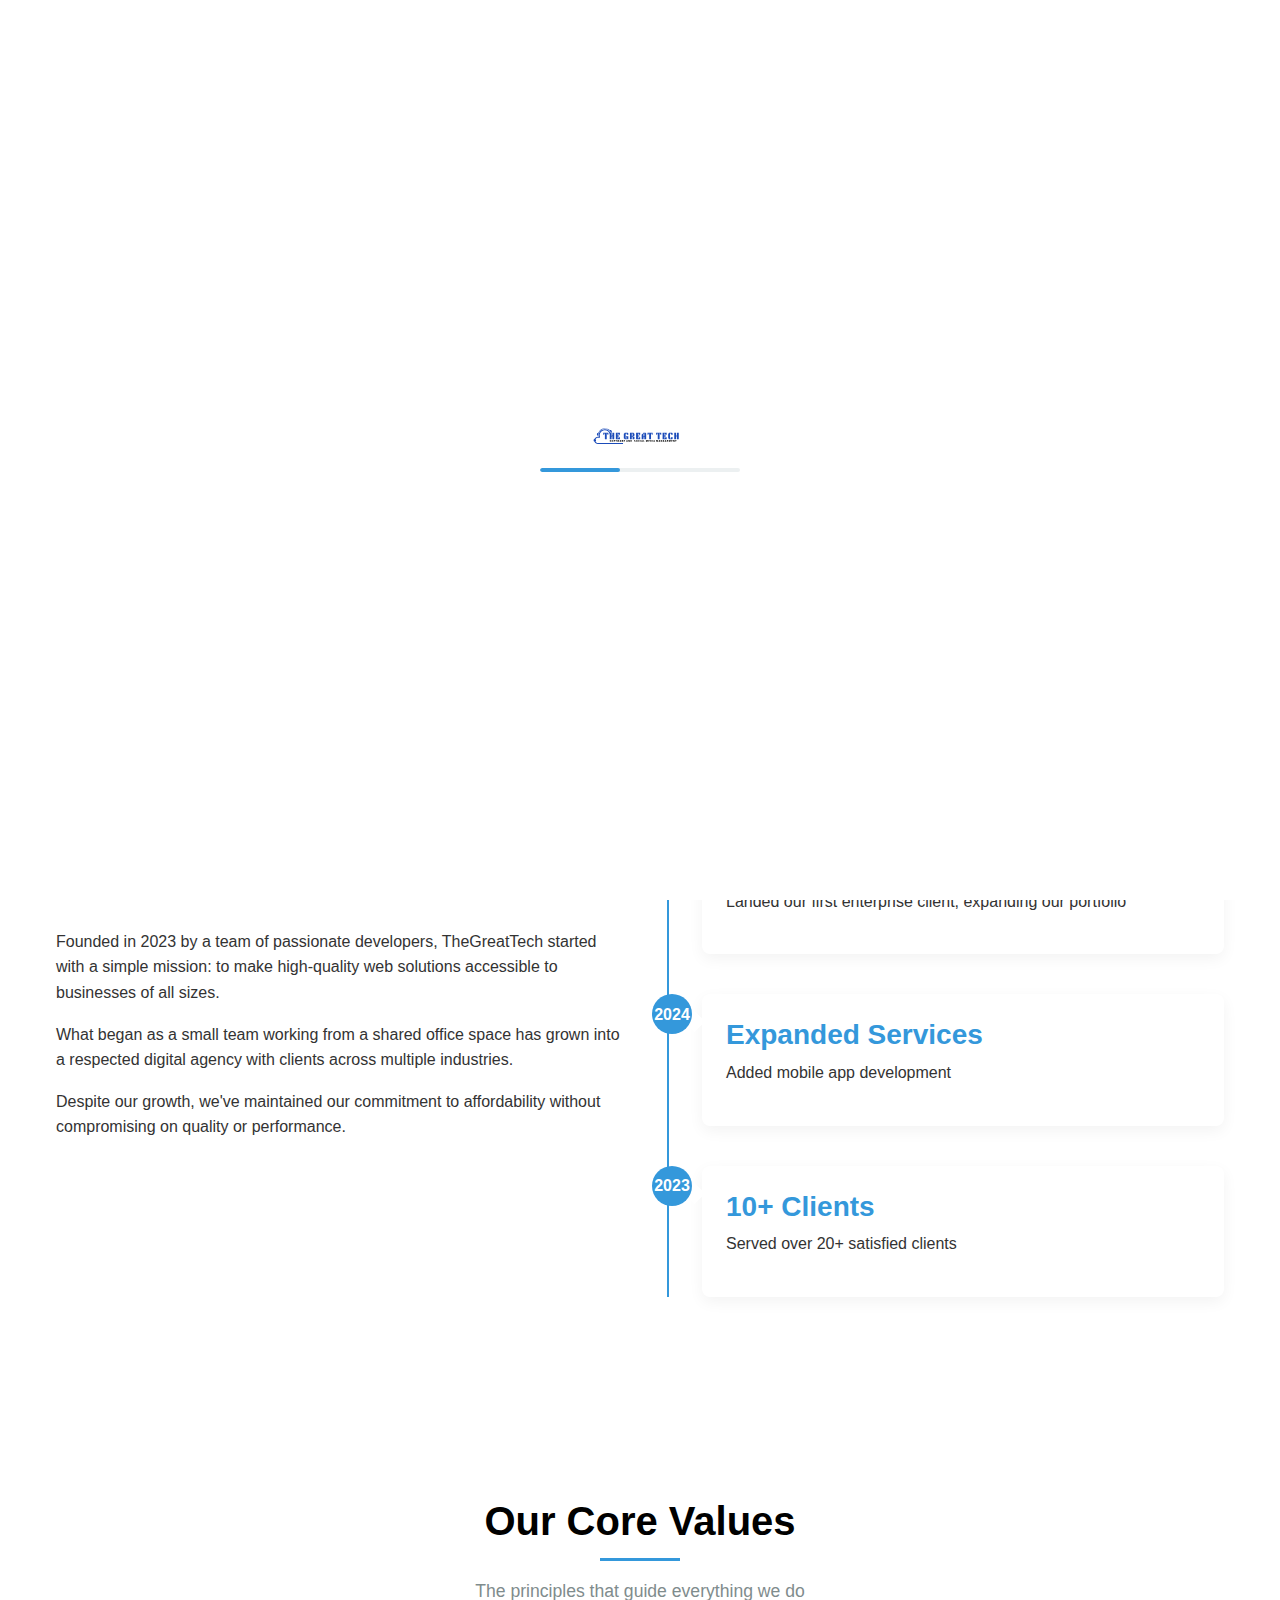
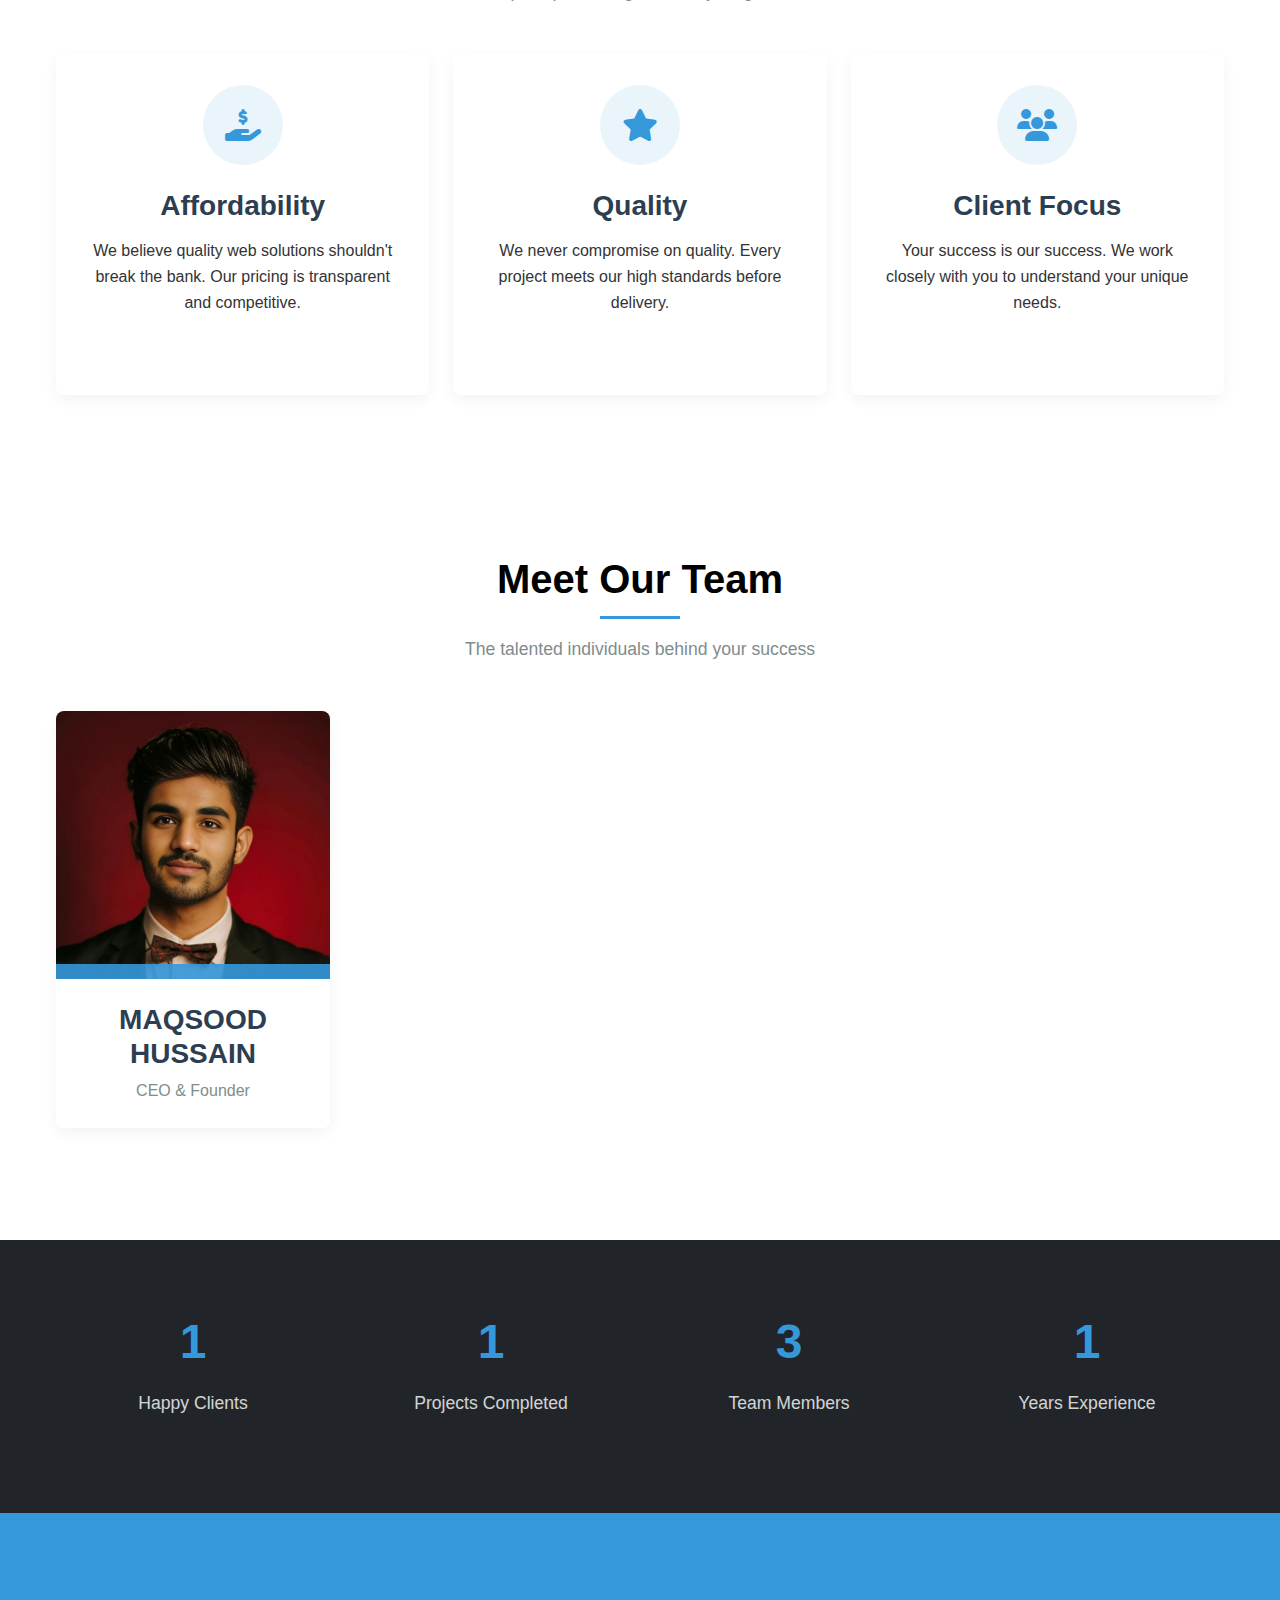
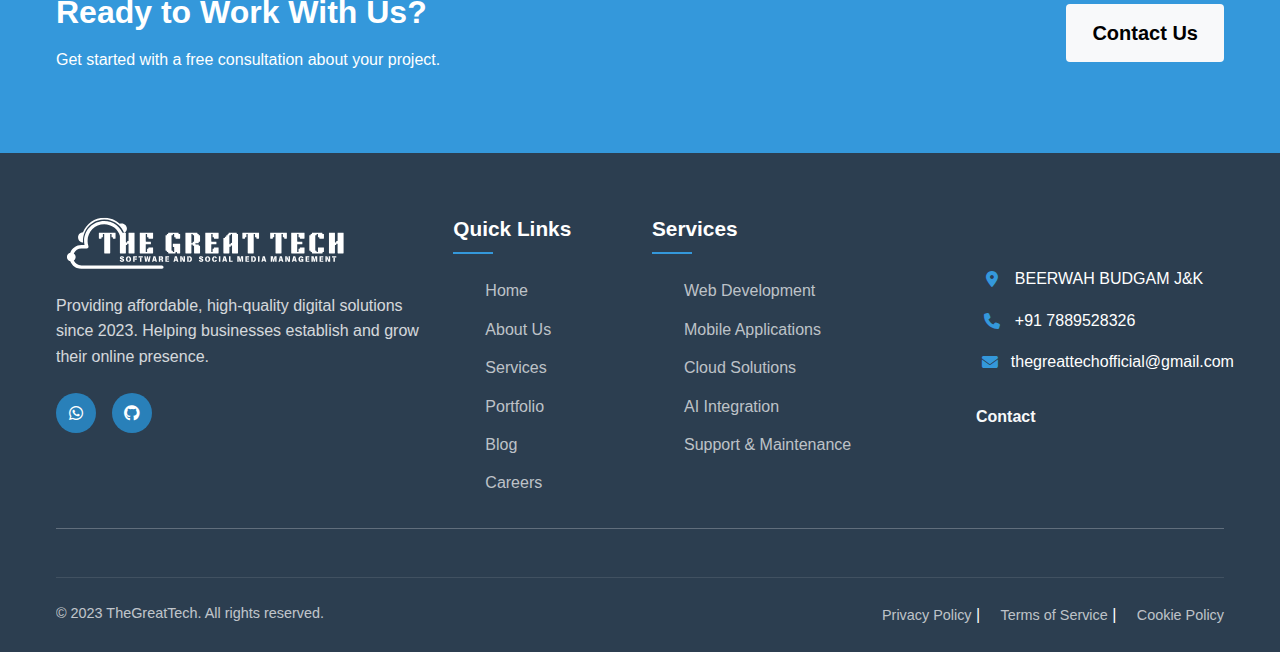
<file: about.html>
<!DOCTYPE html>
<html lang="en">

<head>
    <meta charset="UTF-8">
    <meta name="viewport" content="width=device-width, initial-scale=1.0">
    <title>About Us | TheGreatTech</title>
    <meta name="description"
        content="Learn about TheGreatTech - our mission, values, and the team behind your affordable web solutions.">

    <!-- Favicon -->
    <link rel="icon" type="image/svg+xml" href="assets/images/greattech_logo.svg">
    <!-- Bootstrap 5 -->
    <link href="https://cdn.jsdelivr.net/npm/bootstrap@5.3.0/dist/css/bootstrap.min.css" rel="stylesheet">

    <!-- Font Awesome -->
    <link rel="stylesheet" href="https://cdnjs.cloudflare.com/ajax/libs/font-awesome/6.4.0/css/all.min.css">

    <!-- AOS Animation -->
    <!-- <link href="https://unpkg.com/aos@2.3.1/dist/aos.css" rel="stylesheet"> -->

    <!-- Custom CSS -->
    <link rel="stylesheet" href="assets/css/main.css">
    <link rel="stylesheet" href="assets/css/animations.css">
</head>
<style>
    /* ======================
   About Page Styles
   ====================== */

/* Hero Section */
.page-hero {
    position: relative;
    min-height: 60vh;
    display: flex;
    align-items: center;
    background: linear-gradient(rgba(0, 0, 0, 0.7), rgba(0, 0, 0, 0.7)), 
                url('assets/images/hero3.jpg') no-repeat center center/cover;
    color: var(--white);
    padding: 8rem 0;
    margin-top: -80px;
    text-align: center;
}

.about-hero {
    background-image: linear-gradient(rgba(0, 0, 0, 0.7), rgba(0, 0, 0, 0.7)), 
                     url('assets/images/hero3.jpg');
}

.page-hero h1 {
    font-size: 3.5rem;
    margin-bottom: 1.5rem;
    color: var(--white);
}

.page-hero .lead {
    font-size: 1.5rem;
    opacity: 0.9;
}

/* Timeline */
.timeline {
    position: relative;
    padding-left: 50px;
    margin-top: 2rem;
}

.timeline::before {
    content: '';
    position: absolute;
    left: 15px;
    top: 0;
    bottom: 0;
    width: 2px;
    background-color: var(--secondary);
}

.timeline-item {
    position: relative;
    margin-bottom: 2.5rem;
}

.timeline-year {
    position: absolute;
    left: -50px;
    top: 0;
    width: 40px;
    height: 40px;
    border-radius: 50%;
    background-color: var(--secondary);
    color: var(--white);
    display: flex;
    align-items: center;
    justify-content: center;
    font-weight: 700;
    z-index: 1;
}

.timeline-content {
    background-color: var(--white);
    padding: 1.5rem;
    border-radius: 8px;
    box-shadow: 0 5px 15px rgba(0, 0, 0, 0.05);
    position: relative;
}

.timeline-content::before {
    content: '';
    position: absolute;
    left: -15px;
    top: 20px;
    width: 15px;
    height: 15px;
    background-color: var(--white);
    transform: rotate(45deg);
}

.timeline-content h3 {
    color: var(--secondary);
    margin-bottom: 0.5rem;
}

/* Values Section */
.value-card {
    background-color: var(--white);
    border-radius: 8px;
    padding: 2rem;
    margin-bottom: 2rem;
    box-shadow: 0 5px 15px rgba(0, 0, 0, 0.05);
    text-align: center;
    height: 100%;
    transition: all 0.3s ease;
}

.value-card:hover {
    transform: translateY(-10px);
    box-shadow: 0 15px 30px rgba(0, 0, 0, 0.1);
}

.value-icon {
    width: 80px;
    height: 80px;
    background-color: rgba(52, 152, 219, 0.1);
    border-radius: 50%;
    display: flex;
    align-items: center;
    justify-content: center;
    margin: 0 auto 1.5rem;
    color: var(--secondary);
    font-size: 2rem;
}

.value-card h3 {
    margin-bottom: 1rem;
}

/* Team Section */
.team-card {
    position: relative;
    margin-bottom: 2rem;
    border-radius: 8px;
    overflow: hidden;
    box-shadow: 0 5px 15px rgba(0, 0, 0, 0.05);
    transition: all 0.3s ease;
}

.team-card:hover {
    transform: translateY(-10px);
    box-shadow: 0 15px 30px rgba(0, 0, 0, 0.1);
}

.team-image {
    position: relative;
    overflow: hidden;
}

.team-image img {
    width: 100%;
    height: auto;
    transition: all 0.5s ease;
}

.team-card:hover .team-image img {
    transform: scale(1.1);
}

.team-social {
    position: absolute;
    bottom: -50px;
    left: 0;
    width: 100%;
    background: rgba(52, 152, 219, 0.9);
    padding: 15px;
    display: flex;
    justify-content: center;
    gap: 15px;
    transition: all 0.3s ease;
}

.team-card:hover .team-social {
    bottom: 0;
}

.team-social a {
    color: white;
    width: 35px;
    height: 35px;
    border-radius: 50%;
    background: rgba(255, 255, 255, 0.2);
    display: flex;
    align-items: center;
    justify-content: center;
    transition: all 0.3s ease;
}

.team-social a:hover {
    background: white;
    color: var(--secondary);
    transform: translateY(-5px);
}

.team-info {
    padding: 1.5rem;
    background-color: var(--white);
    text-align: center;
}

.team-info h3 {
    margin-bottom: 0.5rem;
    color: var(--dark);
}

.team-info p {
    color: var(--text-light);
    margin-bottom: 0;
}

/* Stats Section */
.stats {
    padding: 4rem 0;
    background-color: var(--dark);
    color: var(--white);
}

.stat-item {
    text-align: center;
    margin-bottom: 2rem;
}

.stat-number {
    font-size: 3rem;
    font-weight: 700;
    color: var(--secondary);
    margin-bottom: 0.5rem;
}

.stat-label {
    font-size: 1.1rem;
    color: var(--white);
    opacity: 0.8;
}

/* Responsive Adjustments */
@media (max-width: 991.98px) {
    .page-hero {
        min-height: 50vh;
        padding: 6rem 0;
    }
    
    .page-hero h1 {
        font-size: 2.8rem;
    }
    
    .page-hero .lead {
        font-size: 1.2rem;
    }
    
    .timeline {
        margin-top: 3rem;
    }
}

@media (max-width: 767.98px) {
    .page-hero {
        min-height: 40vh;
        padding: 5rem 0;
    }
    
    .page-hero h1 {
        font-size: 2.2rem;
    }
    
    .value-card {
        margin-bottom: 1.5rem;
    }
    
    .stat-item {
        margin-bottom: 1.5rem;
    }
    
    .stat-number {
        font-size: 2.5rem;
    }
}

@media (max-width: 575.98px) {
    .page-hero {
        min-height: 30vh;
        padding: 4rem 0;
    }
    
    .page-hero h1 {
        font-size: 1.8rem;
    }
    
    .timeline {
        padding-left: 40px;
    }
    
    .timeline-year {
        left: -40px;
        width: 30px;
        height: 30px;
        font-size: 0.9rem;
    }
}

/* Dark Mode Styles */
.dark-mode .timeline-content {
    background-color: #1e1e1e;
}

.dark-mode .timeline-content::before {
    background-color: #1e1e1e;
}

.dark-mode .value-card {
    background-color: #1e1e1e;
}

.dark-mode .team-info {
    background-color: #1e1e1e;
}

.dark-mode .team-info h3 {
    color: var(--white);
}

.dark-mode .team-info p {
    color: rgba(255, 255, 255, 0.7);
}
</style>
<body>
    <!-- Preloader -->
    <div class="preloader">
        <div class="loader">
            <img src="assets/images/greattech_logo.svg" alt="TheGreatTech Logo">
            <div class="loading-bar"></div>
        </div>
    </div>
    <!-- Navigation -->
    <nav class="navbar navbar-expand-lg navbar-dark fixed-top">
        <div class="container">
            <a class="navbar-brand" href="index.html">
                <img src="assets/images/greattech_logo_white.svg" alt="TheGreatTech Logo" height="30">
                <!-- <span>TheGreatTech</span> -->
            </a>
            <button class="navbar-toggler" type="button" data-bs-toggle="collapse" data-bs-target="#navbarNav">
                <span class="navbar-toggler-icon"></span>
            </button>
            <div class="collapse navbar-collapse" id="navbarNav">
                <ul class="navbar-nav ms-auto">
                    <li class="nav-item"><a class="nav-link " href="index.html">Home</a></li>
                    <li class="nav-item"><a class="nav-link active" href="about.html">About</a></li>
                    <li class="nav-item dropdown">
                        <a class="nav-link dropdown-toggle" href="#" id="servicesDropdown"
                            data-bs-toggle="dropdown" aria-expanded="false">Services<i
                                class="fas fa-chevron-down small ms-1 "></i></a>

                        <div class="dropdown-menu ">
                            <a class="dropdown-item" href="services.html#web">Web Development</a>
                            <a class="dropdown-item" href="services.html#mobile">Mobile Apps</a>
                            <a class="dropdown-item" href="services.html#cloud">Cloud Solutions</a>
                            <a class="dropdown-item" href="services.html#ai">AI Integration</a>
                        </div>
                    </li>
                    <li class="nav-item"><a class="nav-link" href="portfolio.html">Portfolio</a></li>
                    <li class="nav-item"><a class="nav-link" href="blog.html">Blog</a></li>
                    <li class="nav-item"><a class="nav-link" href="careers.html">Careers</a></li>
                    <li class="nav-item"><a class="nav-link" href="contact.html">Contact</a></li>
                    <li class="nav-item"><a class="nav-link btn btn-primary" href="contact.html#quote">Get Quote</a>
                    </li>
                </ul>
            </div>
        </div>
    </nav>

    <!-- About Hero -->
    <header class="page-hero about-hero">
        <div class="container">
            <div class="row align-items-center">
                <div class="col-lg-8 mx-auto text-center" data-aos="fade-up">
                    <h1>About TheGreatTech</h1>
                    <p class="lead">Building affordable digital solutions since 2022</p>
                </div>
            </div>
        </div>
    </header>

    <!-- Our Story -->
    <section class="section our-story">
        <div class="container">
            <div class="row align-items-center">
                <div class="col-lg-6" data-aos="fade-right">
                    <div class="section-header">
                        <h2>Our Story</h2>
                    </div>
                    <p>Founded in 2023 by a team of passionate developers, TheGreatTech started with a simple mission:
                        to make high-quality web solutions accessible to businesses of all sizes.</p>
                    <p>What began as a small team working from a shared office space has grown into a respected digital
                        agency with clients across multiple industries.</p>
                    <p>Despite our growth, we've maintained our commitment to affordability without compromising on
                        quality or performance.</p>
                </div>
                <div class="col-lg-6" data-aos="fade-left">
                    <div class="timeline">
                        <div class="timeline-item">
                            <div class="timeline-year">2023</div>
                            <div class="timeline-content">
                                <h3>Company Founded</h3>
                                <p>Started with 1 developer and no office.</p>
                            </div>
                        </div>
                        <div class="timeline-item">
                            <div class="timeline-year">2023</div>
                            <div class="timeline-content">
                                <h3>First Major Client</h3>
                                <p>Landed our first enterprise client, expanding our portfolio</p>
                            </div>
                        </div>
                        <div class="timeline-item">
                            <div class="timeline-year">2024</div>
                            <div class="timeline-content">
                                <h3>Expanded Services</h3>
                                <p>Added mobile app development</p>
                            </div>
                        </div>
                        <div class="timeline-item">
                            <div class="timeline-year">2023</div>
                            <div class="timeline-content">
                                <h3>10+ Clients</h3>
                                <p>Served over 20+ satisfied clients </p>
                            </div>
                        </div>
                    </div>
                </div>
            </div>
        </div>
    </section>

    <!-- Our Values -->
    <section class="section our-values ">
        <div class="container">
            <div class="section-header" data-aos="fade-up">
                <h2>Our Core Values</h2>
                <p>The principles that guide everything we do</p>
            </div>
            <div class="row">
                <div class="col-md-4" data-aos="fade-up" data-aos-delay="100">
                    <div class="value-card">
                        <div class="value-icon">
                            <i class="fas fa-hand-holding-usd"></i>
                        </div>
                        <h3>Affordability</h3>
                        <p>We believe quality web solutions shouldn't break the bank. Our pricing is transparent and
                            competitive.</p>
                    </div>
                </div>
                <div class="col-md-4" data-aos="fade-up" data-aos-delay="200">
                    <div class="value-card">
                        <div class="value-icon">
                            <i class="fas fa-star"></i>
                        </div>
                        <h3>Quality</h3>
                        <p>We never compromise on quality. Every project meets our high standards before delivery.</p>
                    </div>
                </div>
                <div class="col-md-4" data-aos="fade-up" data-aos-delay="300">
                    <div class="value-card">
                        <div class="value-icon">
                            <i class="fas fa-users"></i>
                        </div>
                        <h3>Client Focus</h3>
                        <p>Your success is our success. We work closely with you to understand your unique needs.</p>
                    </div>
                </div>
            </div>
        </div>
    </section>

    <!-- Team Section -->
    <section class="section our-team">
        <div class="container">
            <div class="section-header" data-aos="fade-up">
                <h2>Meet Our Team</h2>
                <p>The talented individuals behind your success</p>
            </div>
            <div class="row" id="team-container">
                <!-- Team members loaded via AJAX from team.json -->
            </div>
        </div>
    </section>

    <!-- Stats Section -->
    <section class="section stats bg-dark text-white">
        <div class="container">
            <div class="row">
                <div class="col-md-3 col-6" data-aos="fade-up">
                    <div class="stat-item">
                        <div class="stat-number" data-count="5">5</div>
                        <div class="stat-label">Happy Clients</div>
                    </div>
                </div>
                <div class="col-md-3 col-6" data-aos="fade-up" data-aos-delay="100">
                    <div class="stat-item">
                        <div class="stat-number" data-count="5">5</div>
                        <div class="stat-label">Projects Completed</div>
                    </div>
                </div>
                <div class="col-md-3 col-6" data-aos="fade-up" data-aos-delay="200">
                    <div class="stat-item">
                        <div class="stat-number" data-count="10">10+</div>
                        <div class="stat-label">Team Members</div>
                    </div>
                </div>
                <div class="col-md-3 col-6" data-aos="fade-up" data-aos-delay="300">
                    <div class="stat-item">
                        <div class="stat-number" data-count="6">6</div>
                        <div class="stat-label">Years Experience</div>
                    </div>
                </div>
            </div>
        </div>
    </section>

    <!-- CTA Section -->
    <section class="section cta">
        <div class="container">
            <div class="row align-items-center">
                <div class="col-lg-8" data-aos="fade-right">
                    <h2>Ready to Work With Us?</h2>
                    <p class="mb-0">Get started with a free consultation about your project.</p>
                </div>
                <div class="col-lg-4 text-lg-end" data-aos="fade-left">
                    <a href="contact.html" class="btn btn-light btn-lg">Contact Us</a>
                </div>
            </div>
        </div>
    </section>

    <footer class="footer">
        <div class="container">
            <div class="row">
                <div class="col-lg-4 footer-about">
                    <img src="assets/images/greattech_logo_white.svg" alt="TheGreatTech Logo" height="40">
                    <p>Providing affordable, high-quality digital solutions since 2023. Helping businesses establish and
                        grow their online presence.</p>
                    <div class="social-links">
                        <!-- <a href="https://wa.me/917889528326"><i class="fab fa-facebook-f"></i></a> -->
                        <a href="https://wa.me/917889528326"><i class="fab fa-whatsapp"></i></a>
                        <!-- <a href="https://wa.me/917889528326"><i class="fab fa-linkedin-in"></i></a> -->
                        <!-- <a href="https://wa.me/917889528326"><i class="fab fa-instagram"></i></a> -->
                        <a href="https://github.com/TheGreatTech"><i class="fab fa-github"></i></a>
                    </div>
                </div>
                <div class="col-lg-2 footer-links">
                    <h3>Quick Links</h3>
                    <ul>
                        <li><a href="index.html">Home</a></li>
                        <li><a href="about.html">About Us</a></li>
                        <li><a href="services.html">Services</a></li>
                        <li><a href="portfolio.html">Portfolio</a></li>
                        <li><a href="blog.html">Blog</a></li>
                        <li><a href="careers.html">Careers</a></li>
                    </ul>
                </div>
                <div class="col-lg-3 footer-links">
                    <h3>Services</h3>
                    <ul>
                        <li><a href="services.html#web">Web Development</a></li>
                        <li><a href="services.html#mobile">Mobile Applications</a></li>
                        <li><a href="services.html#cloud">Cloud Solutions</a></li>
                        <li><a href="services.html#ai">AI Integration</a></li>
                        <li><a href="services.html#support">Support & Maintenance</a></li>
                    </ul>
                </div>
                <div class="col-lg-3 footer-contact">
                    <h3>Contact Us</h3>
                    <ul>
                        <li><i class="fas fa-map-marker-alt"></i> BEERWAH BUDGAM J&K</li>
                        <li><i class="fas fa-phone"></i> +91 7889528326</li>
                        <li><i class="fas fa-envelope"></i> thegreattechofficial@gmail.com</li>
                    </ul>
                    <a href="contact.html" class="btn btn-outline-light">Contact</a>
                </div>
            </div>
            <hr>
            <div class="footer-bottom">
                <div class="row">
                    <div class="col-md-6">
                        <p>&copy; 2023 TheGreatTech. All rights reserved.</p>
                    </div>
                    <div class="col-md-6 text-md-end">
                        <a href="privacy.html">Privacy Policy</a> |
                        <a href="terms.html">Terms of Service</a> |
                        <a href="cookies.html">Cookie Policy</a>
                    </div>
                </div>
            </div>
        </div>
    </footer>

    <!-- Back to Top -->
    <a href="#" class="back-to-top"><i class="fas fa-arrow-up"></i></a>

    <!-- Scripts -->
    <script src="https://cdn.jsdelivr.net/npm/bootstrap@5.3.0/dist/js/bootstrap.bundle.min.js"></script>
    <script src="https://code.jquery.com/jquery-3.6.0.min.js"></script>
    <script src="https://unpkg.com/aos@2.3.1/dist/aos.js"></script>
    <script src="assets/js/main.js"></script>
    <script src="assets/js/form-handler.js"></script>
    <script src="assets/js/blog-loader.js"></script>

    <!-- Additional script for team loading -->
    <script>

        
        $(document).ready(function () {
            // Load team members
            $.getJSON('data/team.json', function (data) {
                let teamHtml = '';
                data.forEach(member => {
                    teamHtml += `
                        <div class="col-md-4 col-lg-3" data-aos="fade-up" data-aos-delay="${member.id * 100}">
                            <div class="team-card">
                                <div class="team-image">
                                    <img src="${member.photo}" alt="${member.name}" class="img-fluid">
                                    <div class="team-social">
                                        <a href="https://wa.me/+91${member.whatsapp}"><i class="fab fa-whatsapp"></i></a>
                                        <a href="mailto:${member.gmail}"><i class="fab fa-google"></i></a>
                                        <a href="${member.github}"><i class="fab fa-github"></i></a>
                                    </div>
                                </div>
                                <div class="team-info">
                                    <h3>${member.name}</h3>
                                    <p>${member.position}</p>
                                </div>
                            </div>
                        </div>
                    `;
                });
                $('#team-container').html(teamHtml);
            });

            // Animate stats
            $('.stat-number').each(function () {
                const $this = $(this);
                const countTo = $this.attr('data-count');

                $({ countNum: 0 }).animate({
                    countNum: countTo
                },
                    {
                        duration: 2000,
                        easing: 'swing',
                        step: function () {
                            $this.text(Math.floor(this.countNum));
                        },
                        complete: function () {
                            $this.text(this.countNum);
                        }
                    });
            });
        });
        // Initialize AOS animation
        AOS.init({
            duration: 800,
            easing: 'ease-in-out',
            once: true
        });

        // Load services data
         </script>
</body>

</html>
</file>
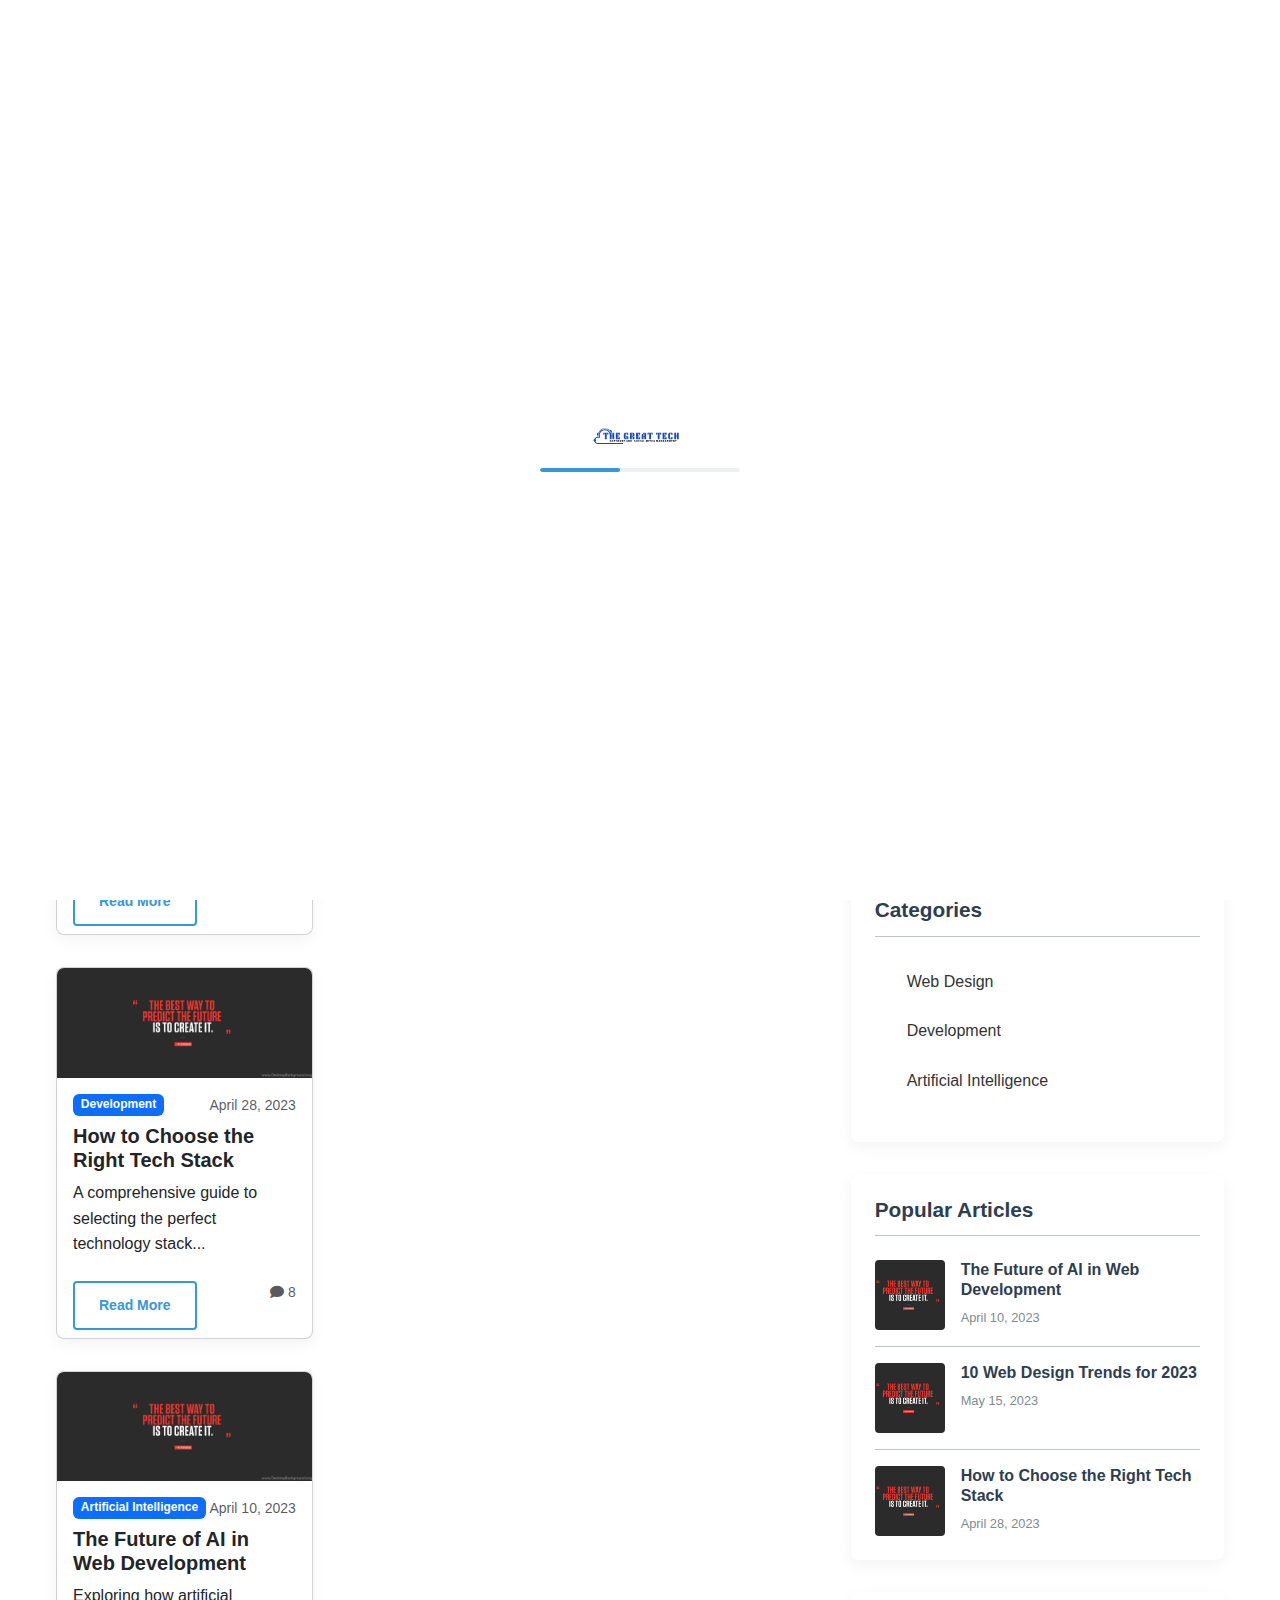
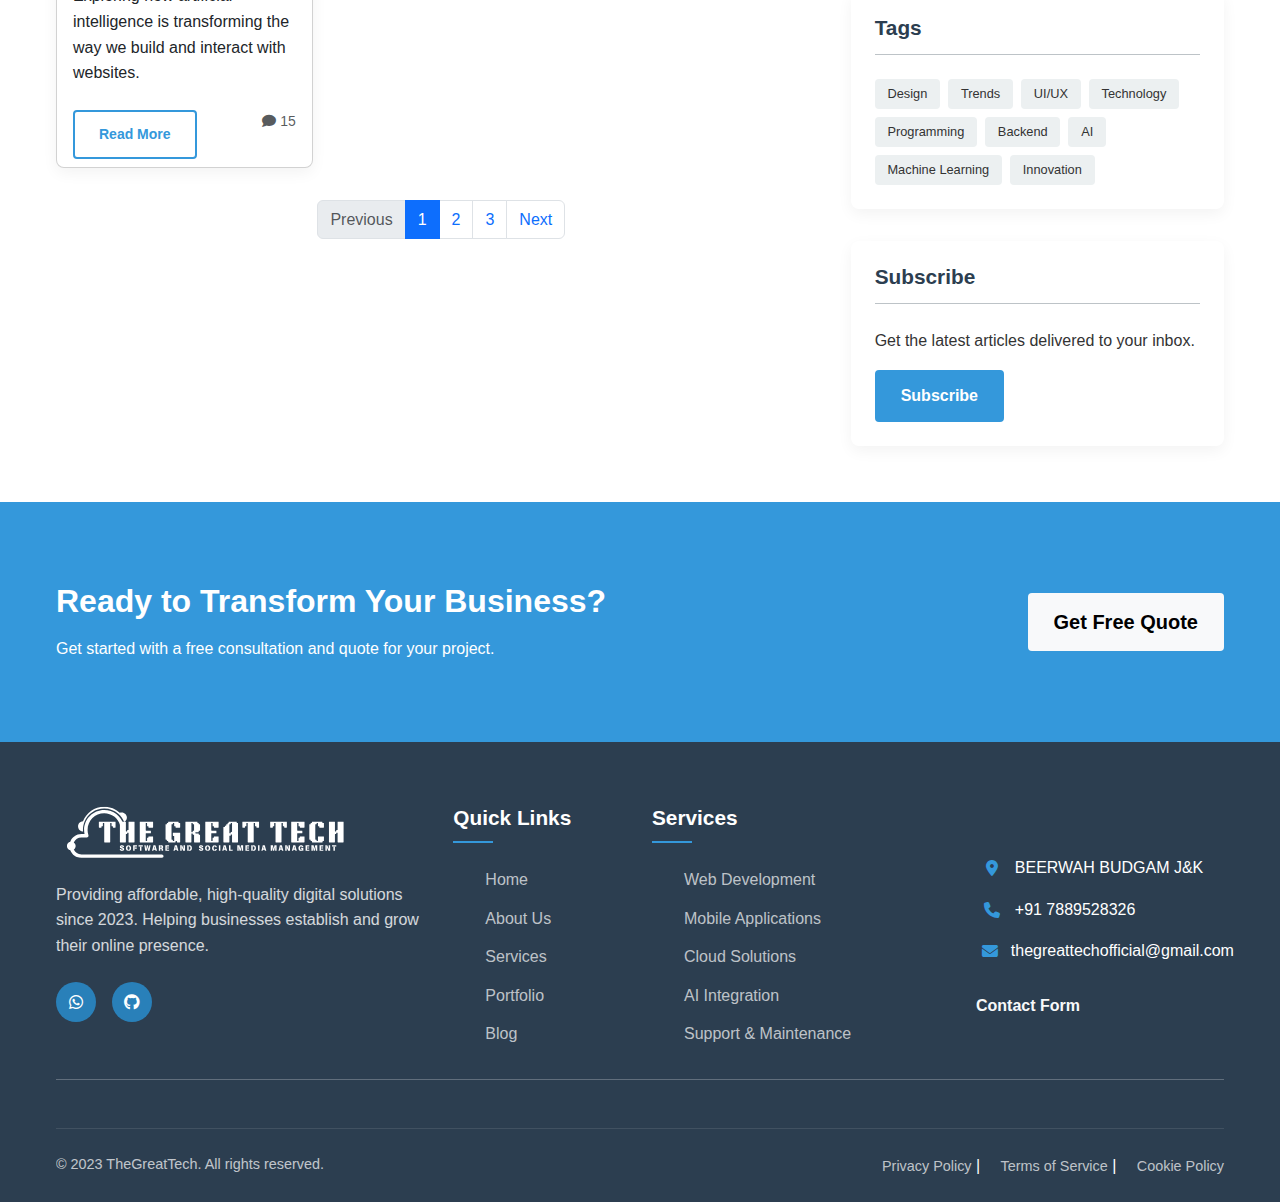
<file: blog.html>
<!DOCTYPE html>
<html lang="en">
<head>
    <meta charset="UTF-8">
    <meta name="viewport" content="width=device-width, initial-scale=1.0">
    <!-- Same head as index.html -->
    <title>Blog | TheGreatTech</title>
    <meta name="description" content="Latest articles on web development, technology trends, and business insights from TheGreatTech team.">
<!-- Favicon -->
<link rel="icon" type="image/svg+xml" href="assets/images/greattech_logo.svg">
    
<!-- Bootstrap 5 -->
<link href="https://cdn.jsdelivr.net/npm/bootstrap@5.3.0/dist/css/bootstrap.min.css" rel="stylesheet">

<!-- Font Awesome -->
<link rel="stylesheet" href="https://cdnjs.cloudflare.com/ajax/libs/font-awesome/6.4.0/css/all.min.css">

<!-- AOS Animation -->
<!-- <link href="https://unpkg.com/aos@2.3.1/dist/aos.css" rel="stylesheet"> -->

<!-- Custom CSS -->
<link rel="stylesheet" href="assets/css/main.css">
<link rel="stylesheet" href="assets/css/animations.css">
</head>
<body>
    <!-- Same preloader and navigation as index.html -->
    <div class="preloader">
        <div class="loader">
            <img src="assets/images/greattech_logo.svg" alt="TheGreatTech Logo">
            <div class="loading-bar"></div>
        </div>
    </div>

    <!-- Navigation -->
    <nav class="navbar navbar-expand-lg navbar-dark fixed-top">
        <div class="container">
            <a class="navbar-brand" href="index.html">
                <img src="assets/images/greattech_logo_white.svg" alt="TheGreatTech Logo" height="30">
                <!-- <span>TheGreatTech</span> -->
            </a>
            <button class="navbar-toggler" type="button" data-bs-toggle="collapse" data-bs-target="#navbarNav">
                <span class="navbar-toggler-icon"></span>
            </button>
            <div class="collapse navbar-collapse" id="navbarNav">
                <ul class="navbar-nav ms-auto">
                    <li class="nav-item"><a class="nav-link " href="index.html">Home</a></li>
                    <li class="nav-item"><a class="nav-link" href="about.html">About</a></li>
                    <li class="nav-item dropdown">
                        <a class="nav-link dropdown-toggle" href="#" id="servicesDropdown"
                            data-bs-toggle="dropdown" aria-expanded="false">Services<i
                                class="fas fa-chevron-down small ms-1 "></i></a>

                        <div class="dropdown-menu ">
                            <a class="dropdown-item" href="services.html#web">Web Development</a>
                            <a class="dropdown-item" href="services.html#mobile">Mobile Apps</a>
                            <a class="dropdown-item" href="services.html#cloud">Cloud Solutions</a>
                            <a class="dropdown-item" href="services.html#ai">AI Integration</a>
                        </div>
                    </li>
                    <li class="nav-item"><a class="nav-link" href="portfolio.html">Portfolio</a></li>
                    <li class="nav-item"><a class="nav-link active" href="blog.html">Blog</a></li>
                    <li class="nav-item"><a class="nav-link" href="careers.html">Careers</a></li>
                    <li class="nav-item"><a class="nav-link" href="contact.html">Contact</a></li>
                    <li class="nav-item"><a class="nav-link btn btn-primary" href="contact.html#quote">Get Quote</a></li>
                </ul>
            </div>
        </div>
    </nav>
    <!-- Blog Hero -->
    <header class="page-hero blog-hero">
        <div class="container">
            <div class="row align-items-center">
                <div class="col-lg-8 mx-auto text-center" data-aos="fade-up">
                    <h1>TheGreatTech Blog</h1>
                    <p class="lead">Insights, tutorials, and industry news from our team of experts</p>
                    <div class="blog-search">
                        <form id="blog-search-form">
                            <div class="input-group">
                                <input type="text" class="form-control" placeholder="Search articles...">
                                <button class="btn btn-primary" type="submit"><i class="fas fa-search"></i></button>
                            </div>
                        </form>
                    </div>
                </div>
            </div>
        </div>
    </header>

    <!-- Blog Content -->
    <section class="section blog-content">
        <div class="container">
            <div class="row">
                <div class="col-lg-8">
                    <div class="blog-posts" id="blog-posts-container">
                        <!-- Blog posts loaded via AJAX from blog-posts.json -->
                    </div>
                    
                    <div class="blog-pagination" data-aos="fade-up">
                        <nav aria-label="Blog pagination">
                            <ul class="pagination justify-content-center">
                                <li class="page-item disabled">
                                    <a class="page-link" href="#" tabindex="-1">Previous</a>
                                </li>
                                <li class="page-item active"><a class="page-link" href="#">1</a></li>
                                <li class="page-item"><a class="page-link" href="#">2</a></li>
                                <li class="page-item"><a class="page-link" href="#">3</a></li>
                                <li class="page-item">
                                    <a class="page-link" href="#">Next</a>
                                </li>
                            </ul>
                        </nav>
                    </div>
                </div>
                <div class="col-lg-4">
                    <div class="blog-sidebar" data-aos="fade-left">
                        <!-- About Widget -->
                        <div class="sidebar-widget">
                            <h3>About The Blog</h3>
                            <p>Our blog features articles on web development, technology trends, business strategies, and insights from our team of experts.</p>
                            <a href="about.html" class="btn btn-sm btn-outline-primary">About Our Company</a>
                        </div>
                        
                        <!-- Categories Widget -->
                        <div class="sidebar-widget">
                            <h3>Categories</h3>
                            <ul class="category-list" id="blog-categories">
                                <!-- Loaded from JSON -->
                            </ul>
                        </div>
                        
                        <!-- Popular Posts -->
                        <div class="sidebar-widget">
                            <h3>Popular Articles</h3>
                            <div class="popular-posts" id="popular-posts">
                                <!-- Loaded from JSON -->
                            </div>
                        </div>
                        
                        <!-- Tags Widget -->
                        <div class="sidebar-widget">
                            <h3>Tags</h3>
                            <div class="tag-cloud" id="tag-cloud">
                                <!-- Loaded from JSON -->
                            </div>
                        </div>
                        
                        <!-- Newsletter Widget -->
                        <div class="sidebar-widget">
                            <h3>Subscribe</h3>
                            <p>Get the latest articles delivered to your inbox.</p>
                            <form action="index.html#subsc" class="sidebar-newsletter">
                                <!-- <div class="form-group">
                                    <input type="email" class="form-control" placeholder="Your email" required>
                                </div> -->
                                <button  class="btn btn-primary btn-block">Subscribe</button>
                            </form>
                        </div>
                    </div>
                </div>
            </div>
        </div>
    </section>

    <!-- Same CTA and footer as index.html -->
      <!-- CTA Section -->
    <section class="section cta">
        <div class="container">
            <div class="row align-items-center">
                <div class="col-lg-8" data-aos="fade-right">
                    <h2>Ready to Transform Your Business?</h2>
                    <p class="mb-0">Get started with a free consultation and quote for your project.</p>
                </div>
                <div class="col-lg-4 text-lg-end" data-aos="fade-left">
                    <a href="contact.html#quote" class="btn btn-light btn-lg">Get Free Quote</a>
                </div>
            </div>
        </div>
    </section>

<!-- Footer -->
<footer class="footer">
    <div class="container">
        <div class="row">
            <div class="col-lg-4 footer-about">
                <img src="assets/images/greattech_logo_white.svg" alt="TheGreatTech Logo" height="40">
                <p>Providing affordable, high-quality digital solutions since 2023. Helping businesses establish and
                    grow their online presence.</p>
                <div class="social-links">
                    <!-- <a href="https://wa.me/917889528326"><i class="fab fa-facebook-f"></i></a> -->
                    <a href="https://wa.me/917889528326"><i class="fab fa-whatsapp"></i></a>
                    <!-- <a href="https://wa.me/917889528326"><i class="fab fa-linkedin-in"></i></a> -->
                    <!-- <a href="https://wa.me/917889528326"><i class="fab fa-instagram"></i></a> -->
                    <a href="https://github.com/TheGreatTech"><i class="fab fa-github"></i></a>
                </div>
            </div>
            <div class="col-lg-2 footer-links">
                <h3>Quick Links</h3>
                <ul>
                    <li><a href="index.html">Home</a></li>
                    <li><a href="about.html">About Us</a></li>
                    <li><a href="services.html">Services</a></li>
                    <li><a href="portfolio.html">Portfolio</a></li>
                    <li><a href="blog.html">Blog</a></li>
                </ul>
            </div>
            <div class="col-lg-3 footer-links">
                <h3>Services</h3>
                <ul>
                    <li><a href="services.html#web">Web Development</a></li>
                    <li><a href="services.html#mobile">Mobile Applications</a></li>
                    <li><a href="services.html#cloud">Cloud Solutions</a></li>
                    <li><a href="services.html#ai">AI Integration</a></li>
                    <li><a href="services.html#support">Support & Maintenance</a></li>
                </ul>
            </div>
            <div class="col-lg-3 footer-contact">
                <h3>Contact Us</h3>
                <ul>
                    <li><i class="fas fa-map-marker-alt"></i> BEERWAH BUDGAM J&K</li>
                    <li><i class="fas fa-phone"></i> +91 7889528326</li>
                    <li><i class="fas fa-envelope"></i> thegreattechofficial@gmail.com</li>
                </ul>
                <a href="contact.html" class="btn btn-outline-light">Contact Form</a>
            </div>
        </div>
        <hr>
        <div class="footer-bottom">
            <div class="row">
                <div class="col-md-6">
                    <p>&copy; 2023 TheGreatTech. All rights reserved.</p>
                </div>
                <div class="col-md-6 text-md-end">
                    <a href="privacy.html">Privacy Policy</a> |
                    <a href="terms.html">Terms of Service</a> |
                    <a href="cookies.html">Cookie Policy</a>
                </div>
            </div>
        </div>
    </div>
</footer>

<!-- Back to Top -->
<a href="#" class="back-to-top"><i class="fas fa-arrow-up"></i></a>

<!-- Scripts -->
<script src="https://cdn.jsdelivr.net/npm/bootstrap@5.3.0/dist/js/bootstrap.bundle.min.js"></script>
<script src="https://code.jquery.com/jquery-3.6.0.min.js"></script>
<script src="https://unpkg.com/aos@2.3.1/dist/aos.js"></script>
<script src="assets/js/main.js"></script>
<script src="assets/js/form-handler.js"></script>
<script src="assets/js/blog-loader.js"></script>
<script>
    // Initialize AOS animation
    // AOS.init({
    //     duration: 800,
    //     easing: 'ease-in-out',
    //     once: true
    // });

    // Load services data
    $(document).ready(function() {
        $.getJSON('data/services.json', function(data) {
            let servicesHtml = '';
            data.slice(0, 3).forEach(service => {
                servicesHtml += `
                    <div class="col-md-4" data-aos="fade-up" data-aos-delay="${service.id * 100}">
                        <div class="service-card">
                            <div class="service-icon">
                                <i class="${service.icon}"></i>
                            </div>
                            <h3>${service.title}</h3>
                            <p>${service.description}</p>
                            <a href="services.html#${service.id}" class="read-more">Learn more <i class="fas fa-arrow-right"></i></a>
                        </div>
                    </div>
                `;
            });
            $('#services-container').html(servicesHtml);
        });

        // Load testimonials
        $.getJSON('data/testimonials.json', function(data) {
            let testimonialsHtml = '';
            data.forEach(testimonial => {
                testimonialsHtml += `
                    <div class="col-md-4" data-aos="fade-up" data-aos-delay="${testimonial.id * 100}">
                        <div class="testimonial-card">
                            <div class="testimonial-content">
                                <p>"${testimonial.content}"</p>
                            </div>
                            <div class="testimonial-author">
                                <img src="${testimonial.avatar}" alt="${testimonial.name}">
                                <div>
                                    <h4>${testimonial.name}</h4>
                                    <span>${testimonial.position}, ${testimonial.company}</span>
                                </div>
                            </div>
                        </div>
                    </div>
                `;
            });
            $('#testimonials-container').html(testimonialsHtml);
        });

        // Load blog preview
        $.getJSON('data/blog-posts.json', function(data) {
            let blogHtml = '';
            data.slice(0, 3).forEach(post => {
                blogHtml += `
                    <div class="col-md-4" data-aos="fade-up" data-aos-delay="${post.id * 100}">
                        <div class="blog-card">
                            <div class="blog-image">
                                <img src="${post.image}" alt="${post.title}" class="img-fluid">
                                <div class="blog-date">${post.date}</div>
                            </div>
                            <div class="blog-content">
                                <h3><a href="blog-single.html?id=${post.id}">${post.title}</a></h3>
                                <p>${post.excerpt}</p>
                                <a href="blog-single.html?id=${post.id}" class="read-more">Read More <i class="fas fa-arrow-right"></i></a>
                            </div>
                        </div>
                    </div>
                `;
            });
            $('#blog-preview-container').html(blogHtml);
        });
    });
</script>
    <!-- Additional script for blog loading -->
    <script src="assets/js/blog-loader.js"></script>
    <script>
        $(document).ready(function() {
            // Store all blog posts for filtering
            let allBlogPosts = [];
            
            // Load blog posts
            $.getJSON('data/blog-posts.json', function(data) {
                allBlogPosts = data;
                renderBlogPosts(data);
                
                // Load categories
                let categories = [...new Set(data.map(post => post.category))];
                let categoriesHtml = '';
                categories.forEach(category => {
                    categoriesHtml += `<li><a href="#" data-category="${category.toLowerCase()}" class="category-filter">${category}</a></li>`;
                });
                $('#blog-categories').html(categoriesHtml);
                
                // Load popular posts (most commented)
                let popularPosts = [...data].sort((a, b) => b.comments - a.comments).slice(0, 3);
                let popularHtml = '';
                popularPosts.forEach(post => {
                    popularHtml += `
                        <div class="popular-post">
                            <img src="${post.image}" alt="${post.title}">
                            <div>
                                <h4><a href="blog-single.html?id=${post.id}">${post.title}</a></h4>
                                <span>${post.date}</span>
                            </div>
                        </div>
                    `;
                });
                $('#popular-posts').html(popularHtml);
                
                // Load tags
                let allTags = [];
                data.forEach(post => {
                    allTags = [...allTags, ...post.tags];
                });
                let uniqueTags = [...new Set(allTags)];
                let tagsHtml = '';
                uniqueTags.forEach(tag => {
                    tagsHtml += `<a href="#" data-tag="${tag.toLowerCase()}" class="tag-filter">${tag}</a>`;
                });
                $('#tag-cloud').html(tagsHtml);
            });
            
            // Function to render blog posts
            function renderBlogPosts(posts) {
                let blogHtml = '';
                if (posts.length > 0) {
                    posts.forEach(post => {
                        blogHtml += `
                            <div class="blog-post" data-aos="fade-up">
                                <div class="post-image">
                                    <img src="${post.image}" alt="${post.title}" class="img-fluid">
                                    <div class="post-date">${post.date}</div>
                                </div>
                                <div class="post-content">
                                    <div class="post-meta">
                                        <span><i class="fas fa-folder"></i> ${post.category}</span>
                                        <span><i class="fas fa-user"></i> By ${post.author}</span>
                                        <span><i class="fas fa-comments"></i> ${post.comments} Comments</span>
                                    </div>
                                    <h2><a href="blog-single.html?id=${post.id}">${post.title}</a></h2>
                                    <p>${post.excerpt}</p>
                                    <a href="blog-single.html?id=${post.id}" class="read-more">Read More <i class="fas fa-arrow-right"></i></a>
                                </div>
                            </div>
                        `;
                    });
                } else {
                    blogHtml = '<div class="no-results"><p>No articles found matching your criteria.</p></div>';
                }
                $('#blog-posts-container').html(blogHtml);
            }
            
            // Handle search
            $('#blog-search-form').submit(function(e) {
                e.preventDefault();
                const query = $(this).find('input').val().trim().toLowerCase();
                
                if (query === '') {
                    renderBlogPosts(allBlogPosts);
                    return;
                }
                
                const results = allBlogPosts.filter(post => 
                    post.title.toLowerCase().includes(query) || 
                    post.content.toLowerCase().includes(query) ||
                    post.excerpt.toLowerCase().includes(query) ||
                    post.tags.some(tag => tag.toLowerCase().includes(query)) ||
                    post.category.toLowerCase().includes(query)
                );
                
                renderBlogPosts(results);
            });
            
            // Handle category filter
            $(document).on('click', '.category-filter', function(e) {
                e.preventDefault();
                const category = $(this).data('category');
                const results = allBlogPosts.filter(post => 
                    post.category.toLowerCase() === category
                );
                renderBlogPosts(results);
            });
            
            // Handle tag filter
            $(document).on('click', '.tag-filter', function(e) {
                e.preventDefault();
                const tag = $(this).data('tag');
                const results = allBlogPosts.filter(post => 
                    post.tags.some(postTag => postTag.toLowerCase() === tag)
                );
                renderBlogPosts(results);
            });
        });
    </script>
</body>
</html>
</file>
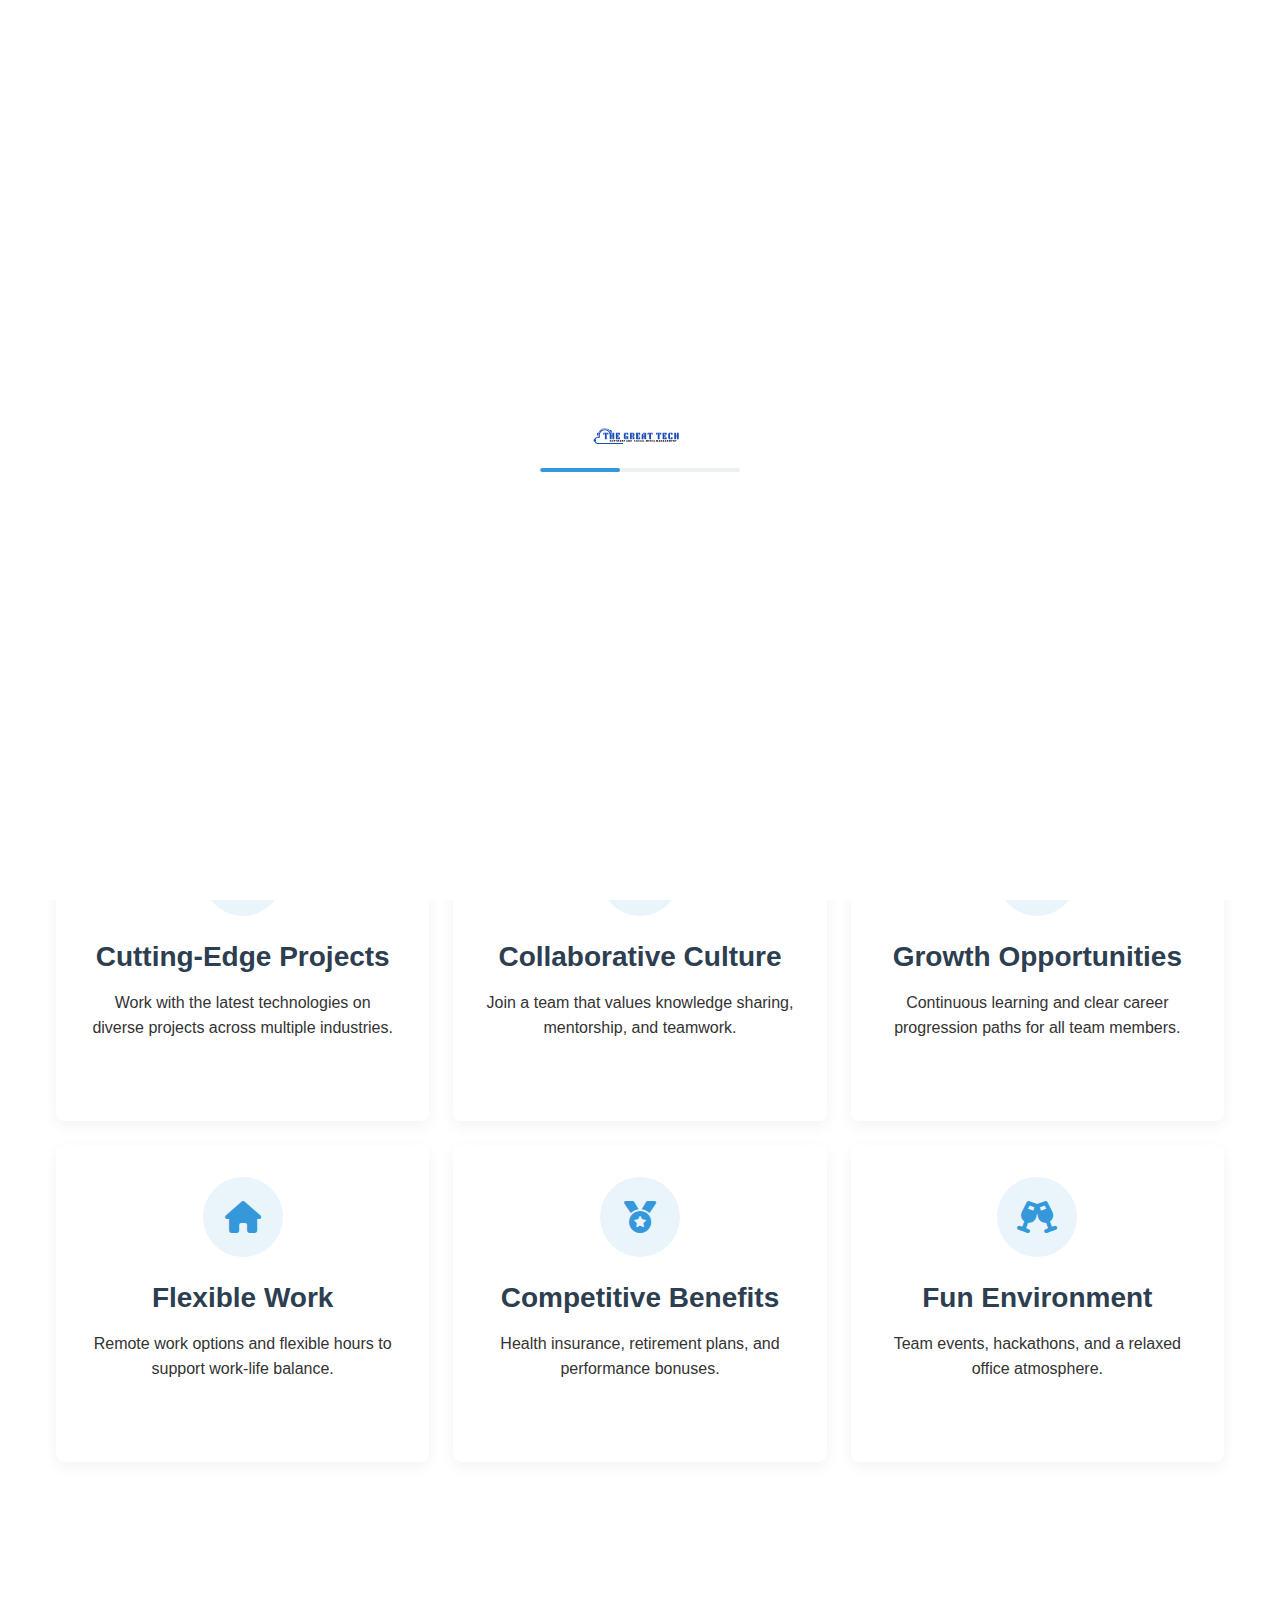
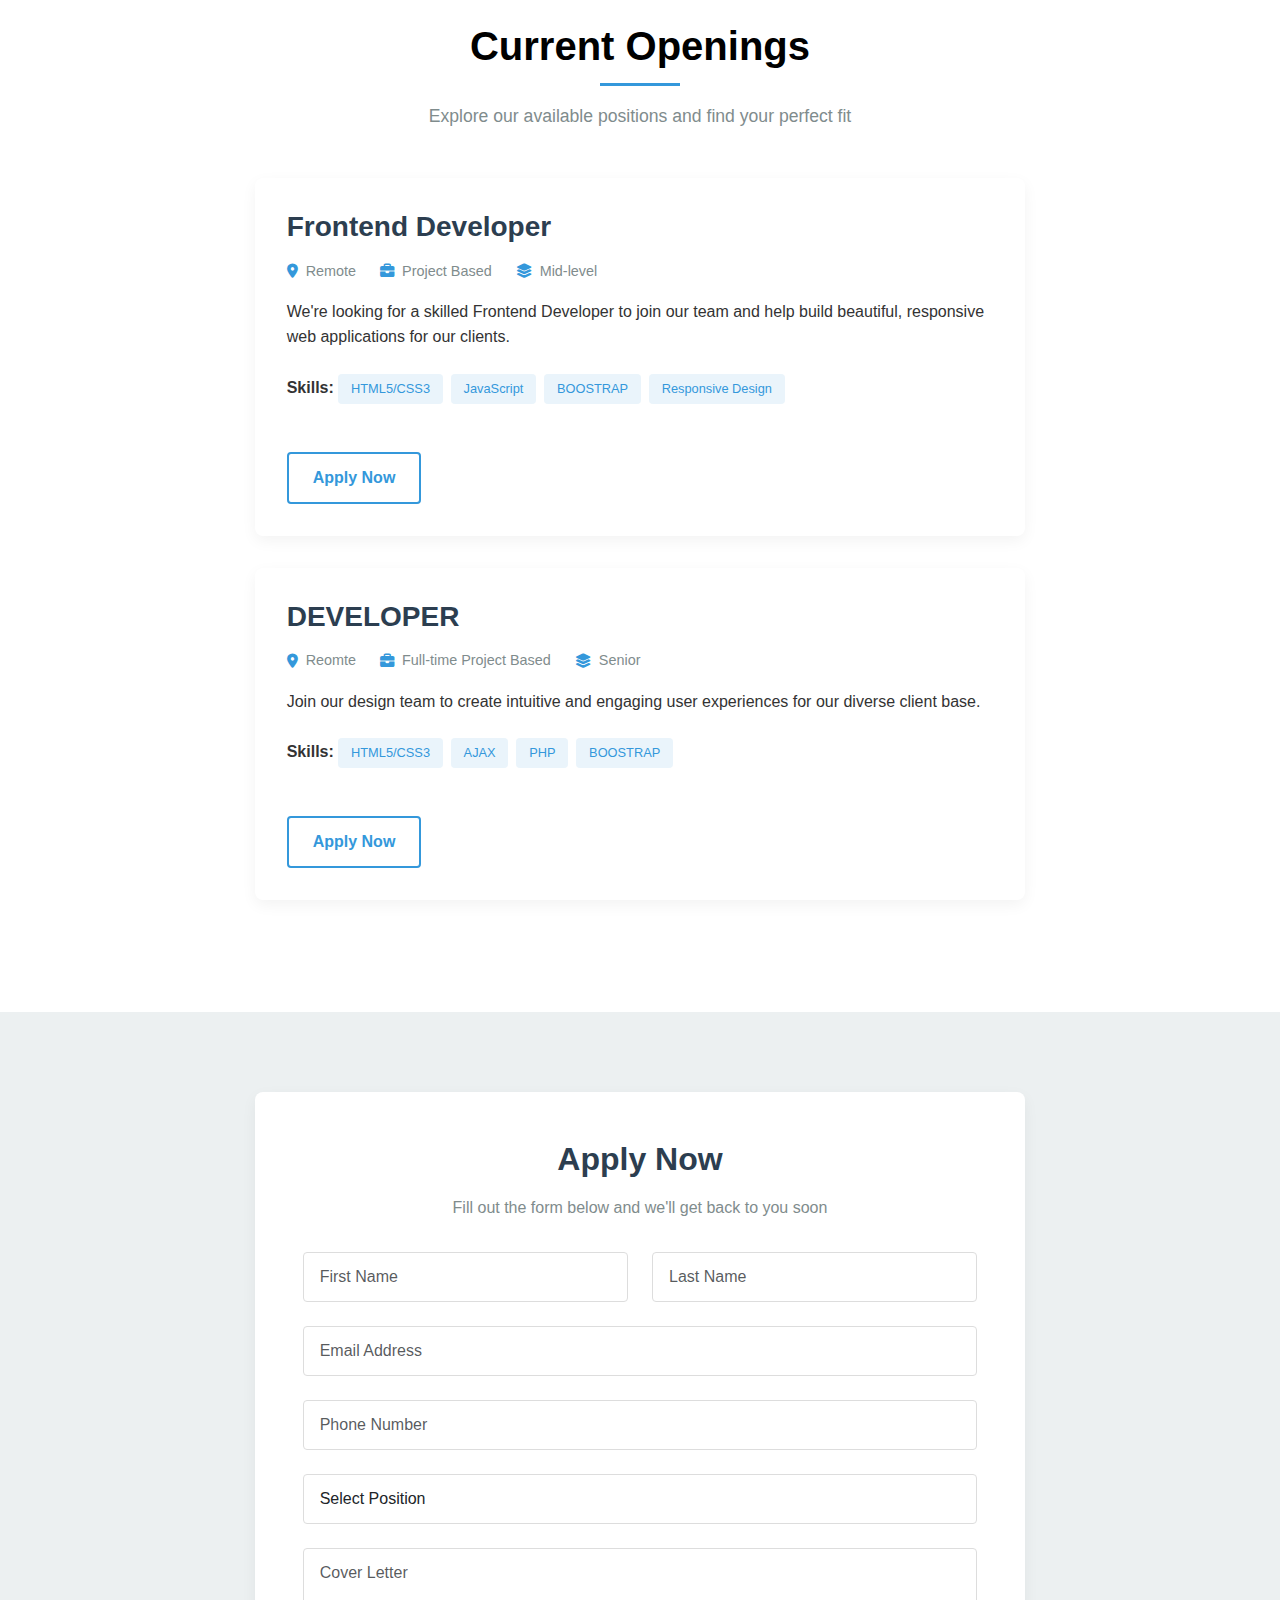
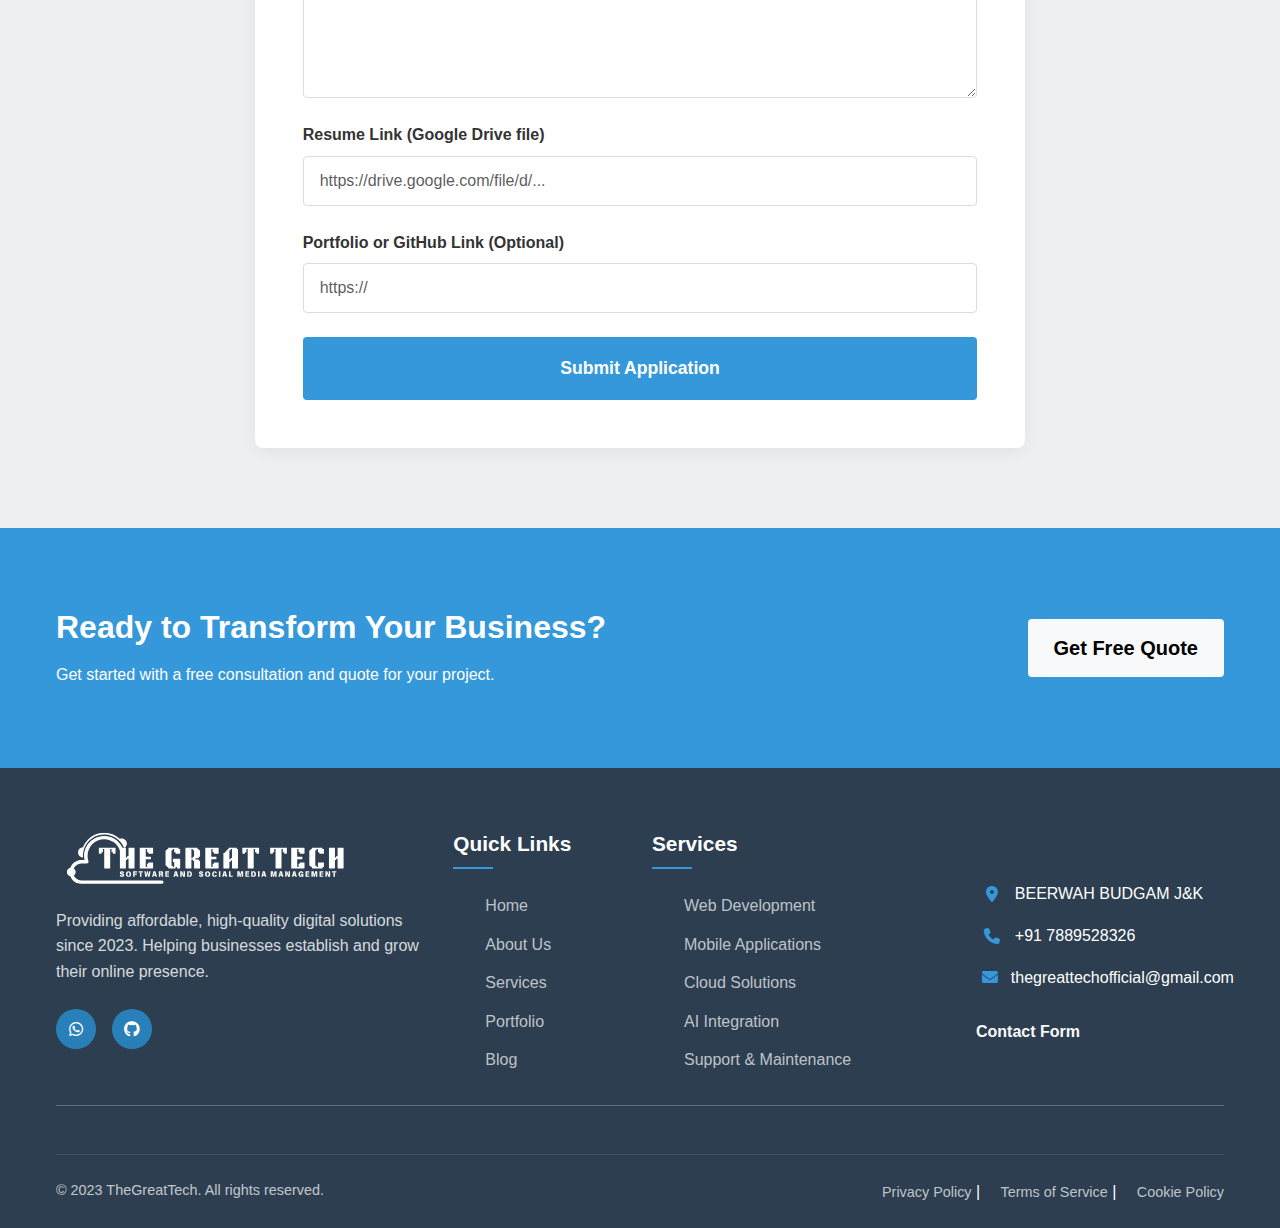
<file: careers.html>
<!DOCTYPE html>
<html lang="en">

<head>
    <meta charset="UTF-8">
    <meta name="viewport" content="width=device-width, initial-scale=1.0">
    <!-- Same head as index.html -->
    <title>Careers | TheGreatTech</title>
    <meta name="description"
        content="Join TheGreatTech team and work on exciting web development and digital solution projects.">
    
     <!-- Other head elements -->
     <script src="https://code.jquery.com/jquery-3.6.0.min.js"></script>
     <!-- Then your other scripts -->
     <script src="https://www.google.com/recaptcha/api.js" async defer></script>
    <!-- Favicon -->
    <link rel="icon" type="image/svg+xml" href="assets/images/greattech_logo.svg">

    <!-- Bootstrap 5 -->
    <link href="https://cdn.jsdelivr.net/npm/bootstrap@5.3.0/dist/css/bootstrap.min.css" rel="stylesheet">

    <!-- Font Awesome -->
    <link rel="stylesheet" href="https://cdnjs.cloudflare.com/ajax/libs/font-awesome/6.4.0/css/all.min.css">

    <!-- AOS Animation -->
    <!-- <link href="https://unpkg.com/aos@2.3.1/dist/aos.css" rel="stylesheet"> -->

    <!-- Custom CSS -->
    <link rel="stylesheet" href="assets/css/main.css">
    <link rel="stylesheet" href="assets/css/animations.css">
</head>

<body>
    <!-- Preloader -->
    <div class="preloader">
        <div class="loader">
            <img src="assets/images/greattech_logo.svg" alt="TheGreatTech Logo">
            <div class="loading-bar"></div>
        </div>
    </div>

    <!-- Navigation -->
    <nav class="navbar navbar-expand-lg navbar-dark fixed-top">
        <div class="container">
            <a class="navbar-brand" href="index.html">
                <img src="assets/images/greattech_logo_white.svg" alt="TheGreatTech Logo" height="30">
                <!-- <span>TheGreatTech</span> -->
            </a>
            <button class="navbar-toggler" type="button" data-bs-toggle="collapse" data-bs-target="#navbarNav">
                <span class="navbar-toggler-icon"></span>
            </button>
            <div class="collapse navbar-collapse" id="navbarNav">
                <ul class="navbar-nav ms-auto">
                    <li class="nav-item"><a class="nav-link active" href="index.html">Home</a></li>
                    <li class="nav-item"><a class="nav-link" href="about.html">About</a></li>
                    <li class="nav-item dropdown">
                        <a class="nav-link dropdown-toggle" href="#" id="servicesDropdown"
                            data-bs-toggle="dropdown" aria-expanded="false">Services<i
                                class="fas fa-chevron-down small ms-1 "></i></a>

                        <div class="dropdown-menu ">
                            <a class="dropdown-item" href="services.html#web">Web Development</a>
                            <a class="dropdown-item" href="services.html#mobile">Mobile Apps</a>
                            <a class="dropdown-item" href="services.html#cloud">Cloud Solutions</a>
                            <a class="dropdown-item" href="services.html#ai">AI Integration</a>
                        </div>
                    </li>
                    <li class="nav-item"><a class="nav-link" href="portfolio.html">Portfolio</a></li>
                    <li class="nav-item"><a class="nav-link" href="blog.html">Blog</a></li>
                    <li class="nav-item"><a class="nav-link" href="contact.html">Contact</a></li>
                    <li class="nav-item"><a class="nav-link btn btn-primary" href="contact.html#quote">Get Quote</a>
                    </li>
                </ul>
            </div>
        </div>
    </nav>


    <!-- Careers Hero -->
    <header class="page-hero careers-hero">
        <div class="container">
            <div class="row align-items-center">
                <div class="col-lg-8 mx-auto text-center" data-aos="fade-up">
                    <h1>Join Our Team</h1>
                    <p class="lead">Help us build affordable digital solutions for businesses worldwide</p>
                    <a href="#open-positions" class="btn btn-primary btn-lg mt-3">View Open Positions</a>
                </div>
            </div>
        </div>
    </header>

    <!-- Why Join Us -->
    <section class="section why-join-us ">
        <div class="container">
            <div class="section-header" data-aos="fade-up">
                <h2>Why Work at TheGreatTech?</h2>
                <p>We're more than just a workplace - we're a team that values innovation, collaboration, and growth</p>
            </div>
            <div class="row">
                <div class="col-md-4" data-aos="fade-up" data-aos-delay="100">
                    <div class="benefit-card">
                        <div class="benefit-icon">
                            <i class="fas fa-laptop-code"></i>
                        </div>
                        <h3>Cutting-Edge Projects</h3>
                        <p>Work with the latest technologies on diverse projects across multiple industries.</p>
                    </div>
                </div>
                <div class="col-md-4" data-aos="fade-up" data-aos-delay="200">
                    <div class="benefit-card">
                        <div class="benefit-icon">
                            <i class="fas fa-users"></i>
                        </div>
                        <h3>Collaborative Culture</h3>
                        <p>Join a team that values knowledge sharing, mentorship, and teamwork.</p>
                    </div>
                </div>
                <div class="col-md-4" data-aos="fade-up" data-aos-delay="300">
                    <div class="benefit-card">
                        <div class="benefit-icon">
                            <i class="fas fa-chart-line"></i>
                        </div>
                        <h3>Growth Opportunities</h3>
                        <p>Continuous learning and clear career progression paths for all team members.</p>
                    </div>
                </div>
            </div>
            <div class="row mt-4">
                <div class="col-md-4" data-aos="fade-up" data-aos-delay="400">
                    <div class="benefit-card">
                        <div class="benefit-icon">
                            <i class="fas fa-home"></i>
                        </div>
                        <h3>Flexible Work</h3>
                        <p>Remote work options and flexible hours to support work-life balance.</p>
                    </div>
                </div>
                <div class="col-md-4" data-aos="fade-up" data-aos-delay="500">
                    <div class="benefit-card">
                        <div class="benefit-icon">
                            <i class="fas fa-medal"></i>
                        </div>
                        <h3>Competitive Benefits</h3>
                        <p>Health insurance, retirement plans, and performance bonuses.</p>
                    </div>
                </div>
                <div class="col-md-4" data-aos="fade-up" data-aos-delay="600">
                    <div class="benefit-card">
                        <div class="benefit-icon">
                            <i class="fas fa-glass-cheers"></i>
                        </div>
                        <h3>Fun Environment</h3>
                        <p>Team events, hackathons, and a relaxed office atmosphere.</p>
                    </div>
                </div>
            </div>
        </div>
    </section>

    <!-- Open Positions -->
    <section class="section open-positions" id="open-positions">
        <div class="container">
            <div class="section-header" data-aos="fade-up">
                <h2>Current Openings</h2>
                <p>Explore our available positions and find your perfect fit</p>
            </div>
            <div class="row">
                <div class="col-lg-8 mx-auto">
                    <div class="position-list" id="positions-container">
                        <!-- Positions loaded via AJAX from careers.json -->
                    </div>
                </div>
            </div>
        </div>
    </section>

    <!-- Application Form -->
    <section class="section application-form ">
        <div class="container">
            <div class="row">
                <div class="col-lg-8 mx-auto" data-aos="fade-up">
                    <div class="form-container">
                        <h2>Apply Now</h2>
                        <p>Fill out the form below and we'll get back to you soon</p>
                        <style>
                            /* Application Form Styles */
                            #application-form .form-control {
                                margin-bottom: 1rem;
                            }

                            #application-status {
                                display: none;
                                padding: 1rem;
                                border-radius: 4px;
                                margin: 1rem 0;
                            }

                            #application-status.alert-success {
                                background-color: #d4edda;
                                color: #155724;
                                border: 1px solid #c3e6cb;
                            }

                            #application-status.alert-error {
                                background-color: #f8d7da;
                                color: #721c24;
                                border: 1px solid #f5c6cb;
                            }

                            #application-status.alert-info {
                                background-color: #e2e3e5;
                                color: #383d41;
                                border: 1px solid #d6d8db;
                            }

                            /* Dark mode styles */
                            .dark-mode #application-form .form-control {
                                background-color: #2d2d2d;
                                border-color: #444;
                                color: #fff;
                            }

                            .dark-mode #application-status.alert-success {
                                background-color: #1a3a1f;
                                color: #a3d9b1;
                                border-color: #2a4a2f;
                            }

                            .dark-mode #application-status.alert-error {
                                background-color: #3a1a1f;
                                color: #d9a3b1;
                                border-color: #4a2a2f;
                            }

                            .dark-mode #application-status.alert-info {
                                background-color: #2d3748;
                                color: #e2e8f0;
                                border-color: #4a5568;
                            }
                        </style>
                        <form id="application-form">
                            <div class="row">
                                <div class="col-md-6">
                                    <div class="form-group">
                                        <input type="text" id="first-name" class="form-control" placeholder="First Name"
                                            required>
                                    </div>
                                </div>
                                <div class="col-md-6">
                                    <div class="form-group">
                                        <input type="text" id="last-name" class="form-control" placeholder="Last Name"
                                            required>
                                    </div>
                                </div>
                            </div>
                            <div class="form-group">
                                <input type="email" id="email" class="form-control" placeholder="Email Address"
                                    required>
                            </div>
                            <div class="form-group">
                                <input type="tel" id="phone" class="form-control" placeholder="Phone Number" required>
                            </div>
                            <div class="form-group">
                                <select class="form-control" id="position-select" required>
                                    <option value="" disabled selected>Select Position</option>
                                    <!-- Filled dynamically -->
                                </select>
                            </div>
                            <div class="form-group">
                                <textarea id="cover-letter" class="form-control" rows="4" placeholder="Cover Letter"
                                    required></textarea>
                            </div>
                            <div class="form-group">
                                <label for="resume-link">Resume Link (Google Drive file)</label>
                                <input type="url" class="form-control" id="resume-link"
                                    placeholder="https://drive.google.com/file/d/..." required>
                            </div>
                            <div class="form-group">
                                <label for="portfolio">Portfolio or GitHub Link (Optional)</label>
                                <input type="url" class="form-control" id="portfolio" placeholder="https://">
                            </div>

                            <!-- CAPTCHA Container -->
                            <div id="application-captcha" class="my-3" >
                                <div class="g-recaptcha" data-sitekey="6LcM1NorAAAAAEiULaf4CB2FHHjtrxFhcMx44lT6"></div>
                            </div>

                            <!-- Status Message -->
                            <div id="application-status" class="alert mt-3" style="display: none;"></div>

                            <button type="submit" class="btn btn-primary">Submit Application</button>

                        </form>
                       

                        <script>
                            document.addEventListener('DOMContentLoaded', function() {
                                if (typeof jQuery == 'undefined') {
                                    console.error('jQuery is not loaded');
                                    return;
                                }
                                
                                jQuery(document).ready(function($) {
                                    // Load positions
                                    $.getJSON('data/careers.json', function(positions) {
                                        const positionSelect = $('#position-select');
                                        positionSelect.empty().append('<option value="" disabled selected>Select Position</option>');
                            
                                        positions.forEach(position => {
                                            positionSelect.append(
                                                `<option value="${position.id}" 
                                                  data-title="${position.title}"
                                                  data-location="${position.location || 'Remote'}"
                                                  data-type="${position.type || 'Full-time'}">
                                                  ${position.title} (${position.location || 'Remote'}, ${position.type || 'Full-time'})
                                                </option>`
                                            );
                                        });
                                    });
                            
                                    // Form submission handler
                                    $('#application-form').on('submit', function(e) {
                                        e.preventDefault();
                                        e.stopImmediatePropagation();
                                        
                                        $('#application-status').hide().removeClass('alert-success alert-danger alert-info');
                            
                                        // Safely get form data with fallbacks
                                        const formData = {
                                            firstName: $('#first-name').val()?.trim() || '',
                                            lastName: $('#last-name').val()?.trim() || '',
                                            email: $('#email').val()?.trim() || '',
                                            phone: $('#phone').val()?.trim() || '',
                                            positionId: $('#position-select').val() || '',
                                            positionTitle: $('#position-select option:selected').data('title') || '',
                                            positionLocation: $('#position-select option:selected').data('location') || '',
                                            positionType: $('#position-select option:selected').data('type') || '',
                                            coverLetter: $('#cover-letter').val()?.trim() || '',
                                            resumeLink: $('#resume-link').val()?.trim() || '',
                                            portfolio: $('#portfolio').val()?.trim() || ''
                                        };
                            
                                        // Validate form
                                        const validationError = validateForm(formData);
                                        if (validationError) {
                                            showStatus(validationError, 'error');
                                            return false;
                                        }
                            
                                        // Handle CAPTCHA
                                        if ($('#application-captcha').is(':visible')) {
                                            try {
                                                const captchaResponse = grecaptcha.getResponse();
                                                if (!captchaResponse) {
                                                    showStatus('Please complete the CAPTCHA verification', 'error');
                                                    return false;
                                                }
                                                formData['g-recaptcha-response'] = captchaResponse;
                                            } catch (e) {
                                                console.error('CAPTCHA error:', e);
                                                showStatus('CAPTCHA verification failed', 'error');
                                                return false;
                                            }
                                        } else {
                                            $('#application-captcha').show();
                                            showStatus('Please complete the CAPTCHA verification', 'info');
                                            return false;
                                        }
                            
                                        // Submit form
                                        submitApplication(formData);
                                        
                                        return false;
                                    });
                            
                                    async function submitApplication(formData) {
                                        try {
                                            showStatus('Submitting your application...', 'info');
                                            $('button[type="submit"]').prop('disabled', true);
                            
                                            const response = await $.ajax({
                                                url: 'https://script.google.com/macros/s/AKfycbwBZPpZdSVltYz7XP8m0x08l672sfJXBZcV88MqfHMRTaquXa_T6lOONdi6YbQXEDxs/exec',
                                                type: 'POST',
                                                data: formData,
                                                dataType: 'json'
                                            });
                            
                                            // Safely handle response
                                            if (response && response.success) {
                                                showStatus(response.message || 'Application submitted successfully!', 'success');
                                                $('#application-form')[0].reset();
                                                try {
                                                    if (typeof grecaptcha !== 'undefined') {
                                                        grecaptcha.reset();
                                                    }
                                                } catch (e) {
                                                    console.error('CAPTCHA reset error:', e);
                                                }
                                                $('#application-captcha').hide();
                                                
                                                if (window.history.replaceState) {
                                                    window.history.replaceState(null, null, window.location.pathname);
                                                }
                                            } else {
                                                throw new Error(response?.message || 'Submission failed');
                                            }
                                        } catch (error) {
                                            console.error('Submission error:', error);
                                            showStatus(error.message || 'Error submitting application. Please try again.', 'error');
                                        } finally {
                                            $('button[type="submit"]').prop('disabled', false);
                                        }
                                    }
                            
                                    function validateForm(data) {
                                        if (!data.firstName) return 'First name is required';
                                        if (!data.lastName) return 'Last name is required';
                                        if (!data.email) return 'Email address is required';
                                        if (!/^[^\s@]+@[^\s@]+\.[^\s@]+$/.test(data.email)) return 'Please enter a valid email address';
                                        if (!data.phone) return 'Phone number is required';
                                        if (!data.positionId) return 'Please select a position';
                                        if (!data.coverLetter) return 'Cover letter is required';
                                        if (!data.resumeLink) return 'Resume link is required';
                                        if (!data.resumeLink.includes('drive.google.com')) return 'Please provide a valid Google Drive link';
                                        return null;
                                    }
                            
                                    function showStatus(message, type) {
                                        const status = $('#application-status');
                                        status.text(message)
                                            .removeClass('alert-success alert-danger alert-info')
                                            .addClass(`alert-${type}`)
                                            .show()
                                            .get(0)?.scrollIntoView({ behavior: 'smooth', block: 'nearest' });
                                    }
                                });
                            });
                            </script>
                    </div>
                </div>
            </div>
        </div>
    </section>
    <!-- CTA Section -->
    <section class="section cta">
        <div class="container">
            <div class="row align-items-center">
                <div class="col-lg-8" data-aos="fade-right">
                    <h2>Ready to Transform Your Business?</h2>
                    <p class="mb-0">Get started with a free consultation and quote for your project.</p>
                </div>
                <div class="col-lg-4 text-lg-end" data-aos="fade-left">
                    <a href="contact.html#quote" class="btn btn-light btn-lg">Get Free Quote</a>
                </div>
            </div>
        </div>
    </section>

    <!-- Footer -->
    <footer class="footer">
        <div class="container">
            <div class="row">
                <div class="col-lg-4 footer-about">
                    <img src="assets/images/greattech_logo_white.svg" alt="TheGreatTech Logo" height="40">
                    <p>Providing affordable, high-quality digital solutions since 2023. Helping businesses establish and
                        grow their online presence.</p>
                    <div class="social-links">
                        <!-- <a href="https://wa.me/917889528326"><i class="fab fa-facebook-f"></i></a> -->
                        <a href="https://wa.me/917889528326"><i class="fab fa-whatsapp"></i></a>
                        <!-- <a href="https://wa.me/917889528326"><i class="fab fa-linkedin-in"></i></a> -->
                        <!-- <a href="https://wa.me/917889528326"><i class="fab fa-instagram"></i></a> -->
                        <a href="https://github.com/TheGreatTech"><i class="fab fa-github"></i></a>
                    </div>
                </div>
                <div class="col-lg-2 footer-links">
                    <h3>Quick Links</h3>
                    <ul>
                        <li><a href="index.html">Home</a></li>
                        <li><a href="about.html">About Us</a></li>
                        <li><a href="services.html">Services</a></li>
                        <li><a href="portfolio.html">Portfolio</a></li>
                        <li><a href="blog.html">Blog</a></li>
                    </ul>
                </div>
                <div class="col-lg-3 footer-links">
                    <h3>Services</h3>
                    <ul>
                        <li><a href="services.html#web">Web Development</a></li>
                        <li><a href="services.html#mobile">Mobile Applications</a></li>
                        <li><a href="services.html#cloud">Cloud Solutions</a></li>
                        <li><a href="services.html#ai">AI Integration</a></li>
                        <li><a href="services.html#support">Support & Maintenance</a></li>
                    </ul>
                </div>
                <div class="col-lg-3 footer-contact">
                    <h3>Contact Us</h3>
                    <ul>
                        <li><i class="fas fa-map-marker-alt"></i> BEERWAH BUDGAM J&K</li>
                        <li><i class="fas fa-phone"></i> +91 7889528326</li>
                        <li><i class="fas fa-envelope"></i> thegreattechofficial@gmail.com</li>
                    </ul>
                    <a href="contact.html" class="btn btn-outline-light">Contact Form</a>
                </div>
            </div>
            <hr>
            <div class="footer-bottom">
                <div class="row">
                    <div class="col-md-6">
                        <p>&copy; 2023 TheGreatTech. All rights reserved.</p>
                    </div>
                    <div class="col-md-6 text-md-end">
                        <a href="privacy.html">Privacy Policy</a> |
                        <a href="terms.html">Terms of Service</a> |
                        <a href="cookies.html">Cookie Policy</a>
                    </div>
                </div>
            </div>
        </div>
    </footer>

    <!-- Back to Top -->
    <a href="#" class="back-to-top"><i class="fas fa-arrow-up"></i></a>

    <!-- Scripts -->
    <script src="https://cdn.jsdelivr.net/npm/bootstrap@5.3.0/dist/js/bootstrap.bundle.min.js"></script>
    <!-- <script src="https://code.jquery.com/jquery-3.6.0.min.js"></script> -->
    <script src="https://unpkg.com/aos@2.3.1/dist/aos.js"></script>
    <script src="assets/js/main.js"></script>
    <script src="assets/js/form-handler.js"></script>
    <script src="assets/js/blog-loader.js"></script>
    <script>
        // Initialize AOS animation
        AOS.init({
            duration: 800,
            easing: 'ease-in-out',
            once: true
        });

        // Load services data
        $(document).ready(function () {
            $.getJSON('data/services.json', function (data) {
                let servicesHtml = '';
                data.slice(0, 3).forEach(service => {
                    servicesHtml += `
                        <div class="col-md-4" data-aos="fade-up" data-aos-delay="${service.id * 100}">
                            <div class="service-card">
                                <div class="service-icon">
                                    <i class="${service.icon}"></i>
                                </div>
                                <h3>${service.title}</h3>
                                <p>${service.description}</p>
                                <a href="services.html#${service.id}" class="read-more">Learn more <i class="fas fa-arrow-right"></i></a>
                            </div>
                        </div>
                    `;
                });
                $('#services-container').html(servicesHtml);
            });

            // Load testimonials
            $.getJSON('data/testimonials.json', function (data) {
                let testimonialsHtml = '';
                data.forEach(testimonial => {
                    testimonialsHtml += `
                        <div class="col-md-4" data-aos="fade-up" data-aos-delay="${testimonial.id * 100}">
                            <div class="testimonial-card">
                                <div class="testimonial-content">
                                    <p>"${testimonial.content}"</p>
                                </div>
                                <div class="testimonial-author">
                                    <img src="${testimonial.avatar}" alt="${testimonial.name}">
                                    <div>
                                        <h4>${testimonial.name}</h4>
                                        <span>${testimonial.position}, ${testimonial.company}</span>
                                    </div>
                                </div>
                            </div>
                        </div>
                    `;
                });
                $('#testimonials-container').html(testimonialsHtml);
            });

            // Load blog preview
            $.getJSON('data/blog-posts.json', function (data) {
                let blogHtml = '';
                data.slice(0, 3).forEach(post => {
                    blogHtml += `
                        <div class="col-md-4" data-aos="fade-up" data-aos-delay="${post.id * 100}">
                            <div class="blog-card">
                                <div class="blog-image">
                                    <img src="${post.image}" alt="${post.title}" class="img-fluid">
                                    <div class="blog-date">${post.date}</div>
                                </div>
                                <div class="blog-content">
                                    <h3><a href="blog-single.html?id=${post.id}">${post.title}</a></h3>
                                    <p>${post.excerpt}</p>
                                    <a href="blog-single.html?id=${post.id}" class="read-more">Read More <i class="fas fa-arrow-right"></i></a>
                                </div>
                            </div>
                        </div>
                    `;
                });
                $('#blog-preview-container').html(blogHtml);
            });
        });
    </script>

    <!-- Careers script -->
    <script>
        $(document).ready(function () {
            // Load positions
            $.getJSON('data/careers.json', function (data) {
                let positionsHtml = '';
                data.forEach(position => {
                    positionsHtml += `
                        <div class="position-card" data-aos="fade-up">
                            <h3>${position.title}</h3>
                            <div class="position-meta">
                                <span><i class="fas fa-map-marker-alt"></i> ${position.location}</span>
                                <span><i class="fas fa-briefcase"></i> ${position.type}</span>
                                <span><i class="fas fa-layer-group"></i> ${position.level}</span>
                            </div>
                            <p>${position.description}</p>
                            <div class="position-skills">
                                <strong>Skills:</strong>
                                ${position.skills.map(skill => `<span class="skill-tag">${skill}</span>`).join('')}
                            </div>
                            <a href="#application-form" class="btn btn-outline-primary apply-btn" data-position="${position.title}">Apply Now</a>
                        </div>
                    `;
                });
                $('#positions-container').html(positionsHtml);

                // Fill position select dropdown
                let optionsHtml = '<option value="" disabled selected>Select Position</option>';
                data.forEach(position => {
                    optionsHtml += `<option value="${position.id}">${position.title}</option>`;
                });
                $('#position-select').html(optionsHtml);

                // Apply button click handler
                $('.apply-btn').click(function () {
                    const position = $(this).data('position');
                    $('#position-select').val(position);
                    $('html, body').animate({
                        scrollTop: $('#application-form').offset().top - 100
                    }, 500);
                });
            });

            // Application form submission
        });
    </script>
</body>

</html>
</file>
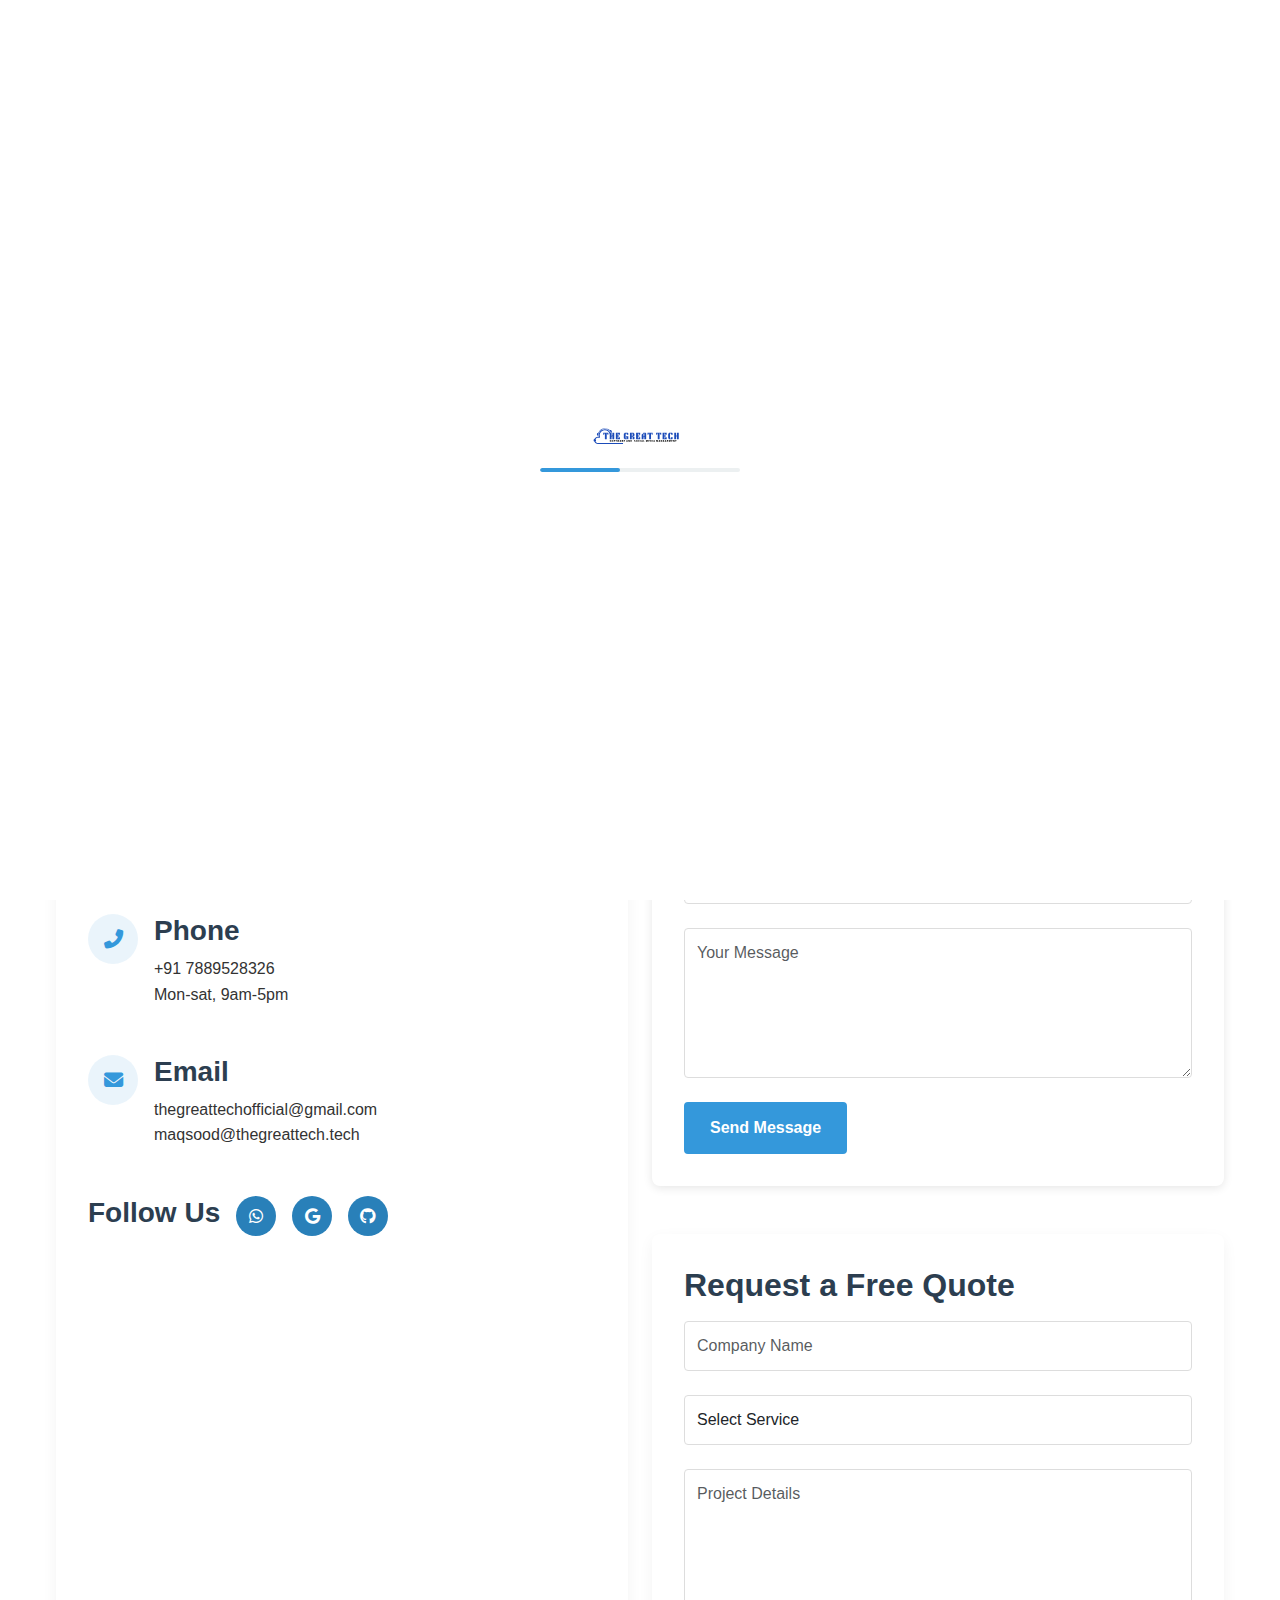
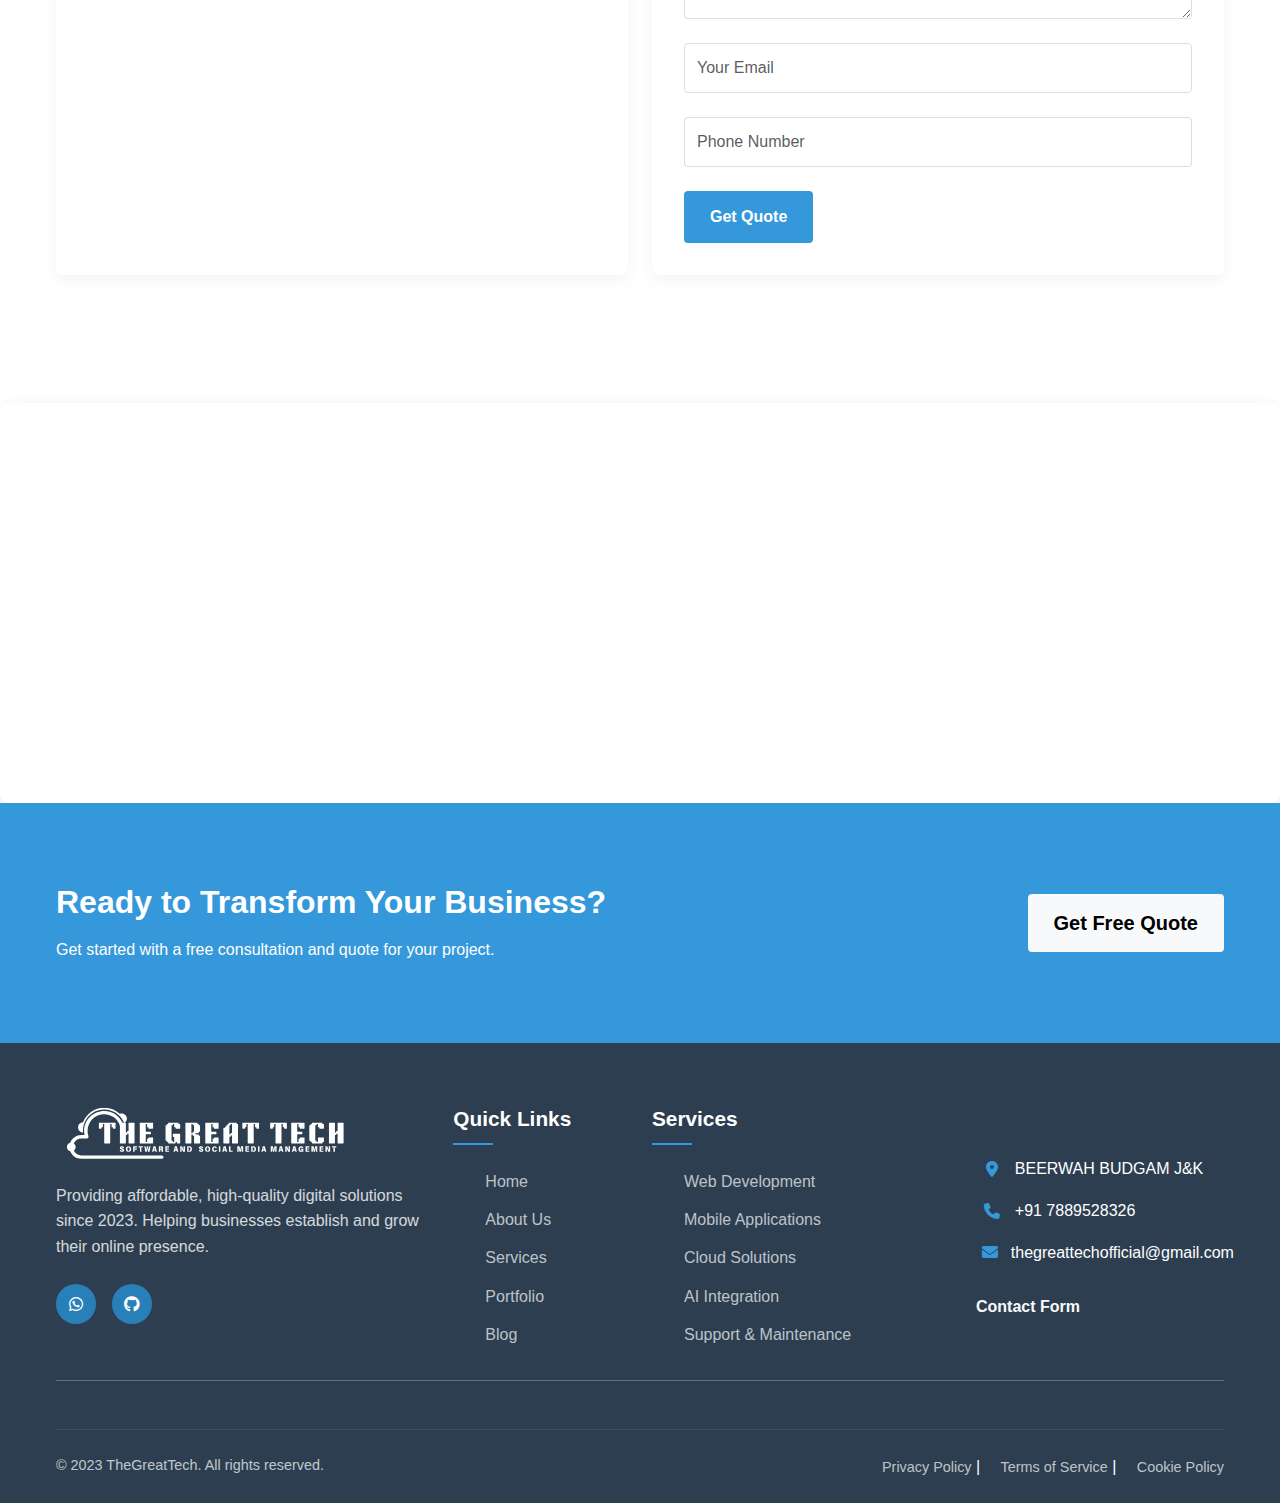
<file: contact.html>
<!DOCTYPE html>
<html lang="en">

<head>
    <meta charset="UTF-8">
    <meta name="viewport" content="width=device-width, initial-scale=1.0">
    <!-- Same head as index.html -->
    <title>Contact Us | TheGreatTech</title>
    <meta name="description"
        content="Get in touch with TheGreatTech for your web development, mobile app, and cloud solution needs.">

    <!-- <script src="https://www.google.com/recaptcha/api.js" async defer></script> -->

    <!-- Favicon -->
    <link rel="icon" type="image/svg+xml" href="assets/images/greattech_logo.svg">

    <!-- Bootstrap 5 -->
    <link href="https://cdn.jsdelivr.net/npm/bootstrap@5.3.0/dist/css/bootstrap.min.css" rel="stylesheet">

    <!-- Font Awesome -->
    <link rel="stylesheet" href="https://cdnjs.cloudflare.com/ajax/libs/font-awesome/6.4.0/css/all.min.css">

    <!-- AOS Animation -->
    <!-- <link href="https://unpkg.com/aos@2.3.1/dist/aos.css" rel="stylesheet"> -->

    <!-- Custom CSS -->
    <link rel="stylesheet" href="assets/css/main.css">
    <link rel="stylesheet" href="assets/css/animations.css">

</head>

<body>
    <!-- Preloader -->
    <div class="preloader">
        <div class="loader">
            <img src="assets/images/greattech_logo.svg" alt="TheGreatTech Logo">
            <div class="loading-bar"></div>
        </div>
    </div>

    <!-- Navigation -->
    <nav class="navbar navbar-expand-lg navbar-dark fixed-top">
        <div class="container">
            <a class="navbar-brand" href="index.html">
                <img src="assets/images/greattech_logo_white.svg" alt="TheGreatTech Logo" height="30">
                <!-- <span>TheGreatTech</span> -->
            </a>
            <button class="navbar-toggler" type="button" data-bs-toggle="collapse" data-bs-target="#navbarNav">
                <span class="navbar-toggler-icon"></span>
            </button>
            <div class="collapse navbar-collapse" id="navbarNav">
                <ul class="navbar-nav ms-auto">
                    <li class="nav-item"><a class="nav-link active" href="index.html">Home</a></li>
                    <li class="nav-item"><a class="nav-link" href="about.html">About</a></li>
                    <li class="nav-item dropdown">
                        <a class="nav-link dropdown-toggle" href="#" id="servicesDropdown"
                            data-bs-toggle="dropdown" aria-expanded="false">Services<i
                                class="fas fa-chevron-down small ms-1 "></i></a>

                        <div class="dropdown-menu ">
                            <a class="dropdown-item" href="services.html#web">Web Development</a>
                            <a class="dropdown-item" href="services.html#mobile">Mobile Apps</a>
                            <a class="dropdown-item" href="services.html#cloud">Cloud Solutions</a>
                            <a class="dropdown-item" href="services.html#ai">AI Integration</a>
                        </div>
                    </li>
                    <li class="nav-item"><a class="nav-link" href="portfolio.html">Portfolio</a></li>
                    <li class="nav-item"><a class="nav-link" href="blog.html">Blog</a></li>
                    <li class="nav-item"><a class="nav-link" href="careers.html">Careers</a></li>
                    <li class="nav-item"><a class="nav-link" href="contact.html">Contact</a></li>
                    <li class="nav-item"><a class="nav-link btn btn-primary" href="contact.html#quote">Get Quote</a>
                    </li>
                </ul>
            </div>
        </div>
    </nav>

    <!-- Contact Hero -->
    <header class="page-hero contact-hero">
        <div class="container">
            <div class="row align-items-center">
                <div class="col-lg-8 mx-auto text-center" data-aos="fade-up">
                    <h1>Contact Us</h1>
                    <p class="lead">We'd love to hear from you! Get in touch for inquiries, quotes, or just to say
                        hello.</p>
                </div>
            </div>
        </div>
    </header>

    <!-- Contact Section -->
    <section class="section contact-section">
        <div class="container">
            <div class="row">
                <div class="col-lg-6" data-aos="fade-right">
                    <div class="contact-info">
                        <h2>Get In Touch</h2>
                        <p>Have a project in mind or want to learn more about our services? Fill out the form or contact
                            us directly.</p>

                        <div class="contact-methods">
                            <div class="contact-method">
                                <div class="contact-icon">
                                    <i class="fas fa-map-marker-alt"></i>
                                </div>
                                <div class="contact-details">
                                    <h3>Our Office</h3>
                                    <p>Aripanthan <br>Beerwah Budgam J&K India</p>
                                </div>
                            </div>
                            <div class="contact-method">
                                <div class="contact-icon">
                                    <i class="fas fa-phone-alt"></i>
                                </div>
                                <div class="contact-details">
                                    <h3>Phone</h3>
                                    <p>+91 7889528326<br>Mon-sat, 9am-5pm </p>
                                </div>
                            </div>
                            <div class="contact-method">
                                <div class="contact-icon">
                                    <i class="fas fa-envelope"></i>
                                </div>
                                <div class="contact-details">
                                    <h3>Email</h3>
                                    <p>thegreattechofficial@gmail.com<br>maqsood@thegreattech.tech</p>
                                </div>
                            </div>
                        </div>

                        <div class="social-links">
                          
                            <h3>Follow Us</h3>
                            <a href="https://wa.me/917889528326"><i class="fab fa-whatsapp"></i></a>
                            <a href="mailto:thegreattechofficial@gmail.com"><i class="fab fa-google"></i></a>
                           
                            <a href="https://github.com/TheGreatTech"><i class="fab fa-github"></i></a>
                        </div>
                    </div>
                </div>
                <div class="col-lg-6" data-aos="fade-left">
                    <div class="contact-form dark-mode:bg-[#121212] dark-mode:shadow-[0_5px_15px_rgba(0,0,0,0.2)]">


                        <h2 class="dark-mode:text-white">Send Us a Message</h2>
                        <form id="contact-form">
                            <div class="form-group">
                                <input type="text" id="name"
                                    class="form-control dark-mode:bg-[#2d2d2d] dark-mode:border-[#444] dark-mode:text-white"
                                    placeholder="Your Name" required>
                            </div>
                            <div class="form-group">
                                <input type="email" id="email"
                                    class="form-control dark-mode:bg-[#2d2d2d] dark-mode:border-[#444] dark-mode:text-white"
                                    placeholder="Your Email" required>
                            </div>
                            <div class="form-group">
                                <input type="text" id="subject"
                                    class="form-control dark-mode:bg-[#2d2d2d] dark-mode:border-[#444] dark-mode:text-white"
                                    placeholder="Subject">
                            </div>
                            <div class="form-group">
                                <textarea id="message"
                                    class="form-control dark-mode:bg-[#2d2d2d] dark-mode:border-[#444] dark-mode:text-white"
                                    rows="5" placeholder="Your Message" required></textarea>
                            </div>

                            <!-- CAPTCHA Container -->
                            <div id="captcha-container" class="my-3">
                                <div id="contact-recaptcha"></div>
                            </div>

                            <!-- Loading Indicator -->
                            <div id="loading" class="my-2" style="display: none;">
                                <div class="spinner-border text-primary" role="status">
                                    <span class="visually-hidden">Loading...</span>
                                </div>
                            </div>

                            <!-- Status Message -->
                            <div id="status-message" class="alert mt-3" style="display: none;"></div>

                            <button type="submit" class="btn btn-primary">Send Message</button>
                        </form>
                    </div>



                    <div class="quote-form mt-5 dark-mode:bg-[#121212] dark-mode:shadow-[0_5px_15px_rgba(0,0,0,0.2)]"
                        id="quote">
                        <h2 class="dark-mode:text-white">Request a Free Quote</h2>
                        <form id="quote-form">
                            <div class="form-group">
                                <input type="text" id="quote-company"
                                    class="form-control dark-mode:bg-[#2d2d2d] dark-mode:border-[#444] dark-mode:text-white"
                                    placeholder="Company Name" required>
                            </div>
                            <div class="form-group">
                                <select id="quote-service"
                                    class="form-control dark-mode:bg-[#2d2d2d] dark-mode:border-[#444] dark-mode:text-white"
                                    required>
                                    <option value="" disabled selected>Select Service</option>
                                    <option value="Web Development">Web Development</option>
                                    <option value="Mobile App">Mobile App</option>
                                    <option value="Cloud Solutions">Cloud Solutions</option>
                                    <option value="AI Integration">AI Integration</option>
                                    <option value="Other">Other</option>
                                </select>
                            </div>
                            <div class="form-group">
                                <textarea id="quote-details"
                                    class="form-control dark-mode:bg-[#2d2d2d] dark-mode:border-[#444] dark-mode:text-white"
                                    rows="3" placeholder="Project Details" required></textarea>
                            </div>
                            <div class="form-group">
                                <input type="email" id="quote-email"
                                    class="form-control dark-mode:bg-[#2d2d2d] dark-mode:border-[#444] dark-mode:text-white"
                                    placeholder="Your Email" required>
                            </div>
                            <div class="form-group">
                                <input type="tel" id="quote-phone"
                                    class="form-control dark-mode:bg-[#2d2d2d] dark-mode:border-[#444] dark-mode:text-white"
                                    placeholder="Phone Number">
                            </div>

                            <!-- CAPTCHA -->
                            <div id="quote-captcha-container" class="my-3" style="display: none;">
                                <div id="quote-recaptcha"></div>
                            </div>

                            <!-- Loading -->
                            <div id="quote-loading" class="my-2" style="display: none;">
                                <div class="spinner-border text-primary" role="status">
                                    <span class="visually-hidden">Loading...</span>
                                </div>
                            </div>

                            <!-- Status -->
                            <div id="quote-status-message" class="alert mt-3" style="display: none;"></div>

                            <button type="submit" id="submit-quote" class="btn btn-primary">Get Quote</button>
                        </form>
                    </div>












                    <script>
                        let contactWidgetId, quoteWidgetId;

                        


                        function onRecaptchaLoad() {
                            contactWidgetId = grecaptcha.render('contact-recaptcha', {
                                'sitekey': '6LfQBhYrAAAAAOXAVWuZZ0BX5DUcPlEoqLBsidQD'
                            });

                            quoteWidgetId = grecaptcha.render('quote-recaptcha', {
                                'sitekey': '6LfQBhYrAAAAAOXAVWuZZ0BX5DUcPlEoqLBsidQD'
                            });
                        }

                    </script>



                    <script>
                        document.addEventListener('DOMContentLoaded', function () {
                            document.getElementById('quote-captcha-container').style.display = 'block';
                            const form = document.getElementById('quote-form');
                            const captchaContainer = document.getElementById('quote-captcha-container');

                            form.addEventListener('submit', async function (e) {
                                e.preventDefault();

                                // Get form values
                                const company = document.getElementById('quote-company').value.trim();
                                const service = document.getElementById('quote-service').value;
                                const details = document.getElementById('quote-details').value.trim();
                                const email = document.getElementById('quote-email').value.trim();
                                const phone = document.getElementById('quote-phone').value.trim();
                                const loading = document.getElementById('quote-loading');
                                const statusMessage = document.getElementById('quote-status-message');

                                // Validate required fields
                                if (!company || !service || !details || !email) {
                                    return showStatusMessage('Please fill all required fields', false);
                                }

                                // Validate email format
                                if (!/^[^\s@]+@[^\s@]+\.[^\s@]+$/.test(email)) {
                                    return showStatusMessage('Please enter a valid email address', false);
                                }

                                // Show CAPTCHA if not already shown
                                if (captchaContainer.style.display === 'none') {
                                    captchaContainer.style.display = 'block';
                                    return showStatusMessage('Please complete the CAPTCHA verification', false);
                                }


                                // Verify CAPTCHA
                                const captchaResponse = grecaptcha.getResponse(quoteWidgetId);
                                if (!captchaResponse) {
                                    return showStatusMessage('Please complete the CAPTCHA verification', false);
                                }

                                // Show loading
                                loading.style.display = 'block';
                                statusMessage.style.display = 'none';

                                try {
                                    const response = await fetch('https://script.google.com/macros/s/AKfycbzMQLbWUkRkI36oCDs_8ycexTg7IA8tzWl1JAOlJ2Y9bW5ArIkR6IV-T18P43LhlWFv/exec', {
                                        method: 'POST',
                                        headers: {
                                            'Content-Type': 'application/x-www-form-urlencoded',
                                        },
                                        body: `company=${encodeURIComponent(company)}&service=${encodeURIComponent(service)}&details=${encodeURIComponent(details)}&email=${encodeURIComponent(email)}&phone=${encodeURIComponent(phone)}&g-recaptcha-response=${encodeURIComponent(captchaResponse)}`
                                    });

                                    if (!response.ok) {
                                        throw new Error('Network response was not ok');
                                    }

                                    const result = await response.json();

                                    if (!result.success) {
                                        throw new Error(result.message || 'Submission failed');
                                    }

                                    showStatusMessage(result.message || 'Your quote request has been submitted successfully!', true);
                                    form.reset();
                                    grecaptcha.reset();
                                    captchaContainer.style.display = 'none';

                                } catch (error) {
                                    console.error('Error:', error);
                                    showStatusMessage(error.message || 'Failed to submit. Please try again.', false);
                                } finally {
                                    loading.style.display = 'none';
                                }
                                grecaptcha.reset(contactWidgetId);
                            });

                            function showStatusMessage(text, isSuccess) {
                                const statusMessage = document.getElementById('quote-status-message');
                                const isDarkMode = document.documentElement.classList.contains('dark-mode');

                                statusMessage.textContent = text;
                                statusMessage.className = 'alert mt-3 ' + (isSuccess ?
                                    (isDarkMode ? 'bg-green-900 text-green-200 border-green-800' : 'bg-green-100 text-green-800 border-green-300') :
                                    (isDarkMode ? 'bg-red-900 text-red-200 border-red-800' : 'bg-red-100 text-red-800 border-red-300'));
                                statusMessage.style.display = 'block';
                                statusMessage.scrollIntoView({ behavior: 'smooth', block: 'nearest' });
                            }
                        });
                    </script>




                </div>
            </div>
        </div>
    </section>

    <!-- Map Section -->
    <section class="map-section">
        <div class="container-fluid p-0">
            <div class="map-container">
                <iframe
                    src="https://www.google.com/maps/embed?pb=!1m12!1m8!1m3!1d2337.2926854556863!2d74.57610093280304!3d34.0584637548488!3m2!1i1024!2i768!4f13.1!2m1!1sMAQSOOD%20HUSSAIN%20WANI!5e0!3m2!1sen!2sin!4v1747304372425!5m2!1sen!2sin"
                    width="100%" height="450" style="border:0;" allowfullscreen="" loading="lazy"></iframe>
            </div>
        </div>
    </section>

    <!-- CTA Section -->
    <section class="section cta">
        <div class="container">
            <div class="row align-items-center">
                <div class="col-lg-8" data-aos="fade-right">
                    <h2>Ready to Transform Your Business?</h2>
                    <p class="mb-0">Get started with a free consultation and quote for your project.</p>
                </div>
                <div class="col-lg-4 text-lg-end" data-aos="fade-left">
                    <a href="contact.html#quote" class="btn btn-light btn-lg">Get Free Quote</a>
                </div>
            </div>
        </div>
    </section>
    <!-- Footer -->
    <footer class="footer">
        <div class="container">
            <div class="row">
                <div class="col-lg-4 footer-about">
                    <img src="assets/images/greattech_logo_white.svg" alt="TheGreatTech Logo" height="40">
                    <p>Providing affordable, high-quality digital solutions since 2023. Helping businesses establish and
                        grow their online presence.</p>
                    <div class="social-links">
                        <!-- <a href="https://wa.me/917889528326"><i class="fab fa-facebook-f"></i></a> -->
                        <a href="https://wa.me/917889528326"><i class="fab fa-whatsapp"></i></a>
                        <!-- <a href="https://wa.me/917889528326"><i class="fab fa-linkedin-in"></i></a> -->
                        <!-- <a href="https://wa.me/917889528326"><i class="fab fa-instagram"></i></a> -->
                        <a href="https://github.com/TheGreatTech"><i class="fab fa-github"></i></a>
                    </div>
                </div>
                <div class="col-lg-2 footer-links">
                    <h3>Quick Links</h3>
                    <ul>
                        <li><a href="index.html">Home</a></li>
                        <li><a href="about.html">About Us</a></li>
                        <li><a href="services.html">Services</a></li>
                        <li><a href="portfolio.html">Portfolio</a></li>
                        <li><a href="blog.html">Blog</a></li>
                    </ul>
                </div>
                <div class="col-lg-3 footer-links">
                    <h3>Services</h3>
                    <ul>
                        <li><a href="services.html#web">Web Development</a></li>
                        <li><a href="services.html#mobile">Mobile Applications</a></li>
                        <li><a href="services.html#cloud">Cloud Solutions</a></li>
                        <li><a href="services.html#ai">AI Integration</a></li>
                        <li><a href="services.html#support">Support & Maintenance</a></li>
                    </ul>
                </div>
                <div class="col-lg-3 footer-contact">
                    <h3>Contact Us</h3>
                    <ul>
                        <li><i class="fas fa-map-marker-alt"></i> BEERWAH BUDGAM J&K</li>
                        <li><i class="fas fa-phone"></i> +91 7889528326</li>
                        <li><i class="fas fa-envelope"></i> thegreattechofficial@gmail.com</li>
                    </ul>
                    <a href="contact.html" class="btn btn-outline-light">Contact Form</a>
                </div>
            </div>
            <hr>
            <div class="footer-bottom">
                <div class="row">
                    <div class="col-md-6">
                        <p>&copy; 2023 TheGreatTech. All rights reserved.</p>
                    </div>
                    <div class="col-md-6 text-md-end">
                        <a href="privacy.html">Privacy Policy</a> |
                        <a href="terms.html">Terms of Service</a> |
                        <a href="cookies.html">Cookie Policy</a>
                    </div>
                </div>
            </div>
        </div>
    </footer>

    <!-- Back to Top -->
    <a href="#" class="back-to-top"><i class="fas fa-arrow-up"></i></a>
    <script src="https://www.google.com/recaptcha/api.js?onload=onRecaptchaLoad&render=explicit" async defer></script>

    <!-- Scripts -->
    <script src="https://cdn.jsdelivr.net/npm/bootstrap@5.3.0/dist/js/bootstrap.bundle.min.js"></script>
    <script src="https://code.jquery.com/jquery-3.6.0.min.js"></script>
    <script src="https://unpkg.com/aos@2.3.1/dist/aos.js"></script>
    <script src="assets/js/main.js"></script>
    <script src="assets/js/form-handler.js"></script>
    <script src="assets/js/blog-loader.js"></script>
    <script>
        // Initialize AOS animation
        AOS.init({
            duration: 800,
            easing: 'ease-in-out',
            once: true
        });

        // Load services data
        $(document).ready(function () {
            $.getJSON('data/services.json', function (data) {
                let servicesHtml = '';
                data.slice(0, 3).forEach(service => {
                    servicesHtml += `
                        <div class="col-md-4" data-aos="fade-up" data-aos-delay="${service.id * 100}">
                            <div class="service-card">
                                <div class="service-icon">
                                    <i class="${service.icon}"></i>
                                </div>
                                <h3>${service.title}</h3>
                                <p>${service.description}</p>
                                <a href="services.html#${service.id}" class="read-more">Learn more <i class="fas fa-arrow-right"></i></a>
                            </div>
                        </div>
                    `;
                });
                $('#services-container').html(servicesHtml);
            });

            // Load testimonials
            $.getJSON('data/testimonials.json', function (data) {
                let testimonialsHtml = '';
                data.forEach(testimonial => {
                    testimonialsHtml += `
                        <div class="col-md-4" data-aos="fade-up" data-aos-delay="${testimonial.id * 100}">
                            <div class="testimonial-card">
                                <div class="testimonial-content">
                                    <p>"${testimonial.content}"</p>
                                </div>
                                <div class="testimonial-author">
                                    <img src="${testimonial.avatar}" alt="${testimonial.name}">
                                    <div>
                                        <h4>${testimonial.name}</h4>
                                        <span>${testimonial.position}, ${testimonial.company}</span>
                                    </div>
                                </div>
                            </div>
                        </div>
                    `;
                });
                $('#testimonials-container').html(testimonialsHtml);
            });

            // Load blog preview
            $.getJSON('data/blog-posts.json', function (data) {
                let blogHtml = '';
                data.slice(0, 3).forEach(post => {
                    blogHtml += `
                        <div class="col-md-4" data-aos="fade-up" data-aos-delay="${post.id * 100}">
                            <div class="blog-card">
                                <div class="blog-image">
                                    <img src="${post.image}" alt="${post.title}" class="img-fluid">
                                    <div class="blog-date">${post.date}</div>
                                </div>
                                <div class="blog-content">
                                    <h3><a href="blog-single.html?id=${post.id}">${post.title}</a></h3>
                                    <p>${post.excerpt}</p>
                                    <a href="blog-single.html?id=${post.id}" class="read-more">Read More <i class="fas fa-arrow-right"></i></a>
                                </div>
                            </div>
                        </div>
                    `;
                });
                $('#blog-preview-container').html(blogHtml);
            });
        });
    </script>

    <!-- Additional script for contact page -->
    <!-- <script>
        $(document).ready(function () {
            // Contact form submission
            $('#contact-form').submit(function (e) {
                e.preventDefault();

                const form = $(this);
                const submitBtn = form.find('button[type="submit"]');
                const originalBtnText = submitBtn.html();

                submitBtn.prop('disabled', true);
                submitBtn.html('<span class="spinner-border spinner-border-sm" role="status" aria-hidden="true"></span> Sending...');

                // Simulate form submission
                setTimeout(() => {
                    form.prepend(`
                        <div class="alert alert-success alert-dismissible fade show" role="alert">
                            Thank you for your message! We'll get back to you soon.
                            <button type="button" class="btn-close" data-bs-dismiss="alert" aria-label="Close"></button>
                        </div>
                    `);
                    form.trigger('reset');
                    submitBtn.prop('disabled', false);
                    submitBtn.html(originalBtnText);
                }, 1500);
            });

            // Quote form submission
            $('#quote-form').submit(function (e) {
                e.preventDefault();

                const form = $(this);
                const submitBtn = form.find('button[type="submit"]');
                const originalBtnText = submitBtn.html();

                submitBtn.prop('disabled', true);
                submitBtn.html('<span class="spinner-border spinner-border-sm" role="status" aria-hidden="true"></span> Processing...');

                // Simulate form submission
                setTimeout(() => {
                    form.prepend(`
                        <div class="alert alert-success alert-dismissible fade show" role="alert">
                            Thank you for your quote request! We'll review your project and get back to you within 24 hours.
                            <button type="button" class="btn-close" data-bs-dismiss="alert" aria-label="Close"></button>
                        </div>
                    `);
                    form.trigger('reset');
                    submitBtn.prop('disabled', false);
                    submitBtn.html(originalBtnText);
                }, 1500);
            });
        });
    </script> -->
</body>

</html>
</file>
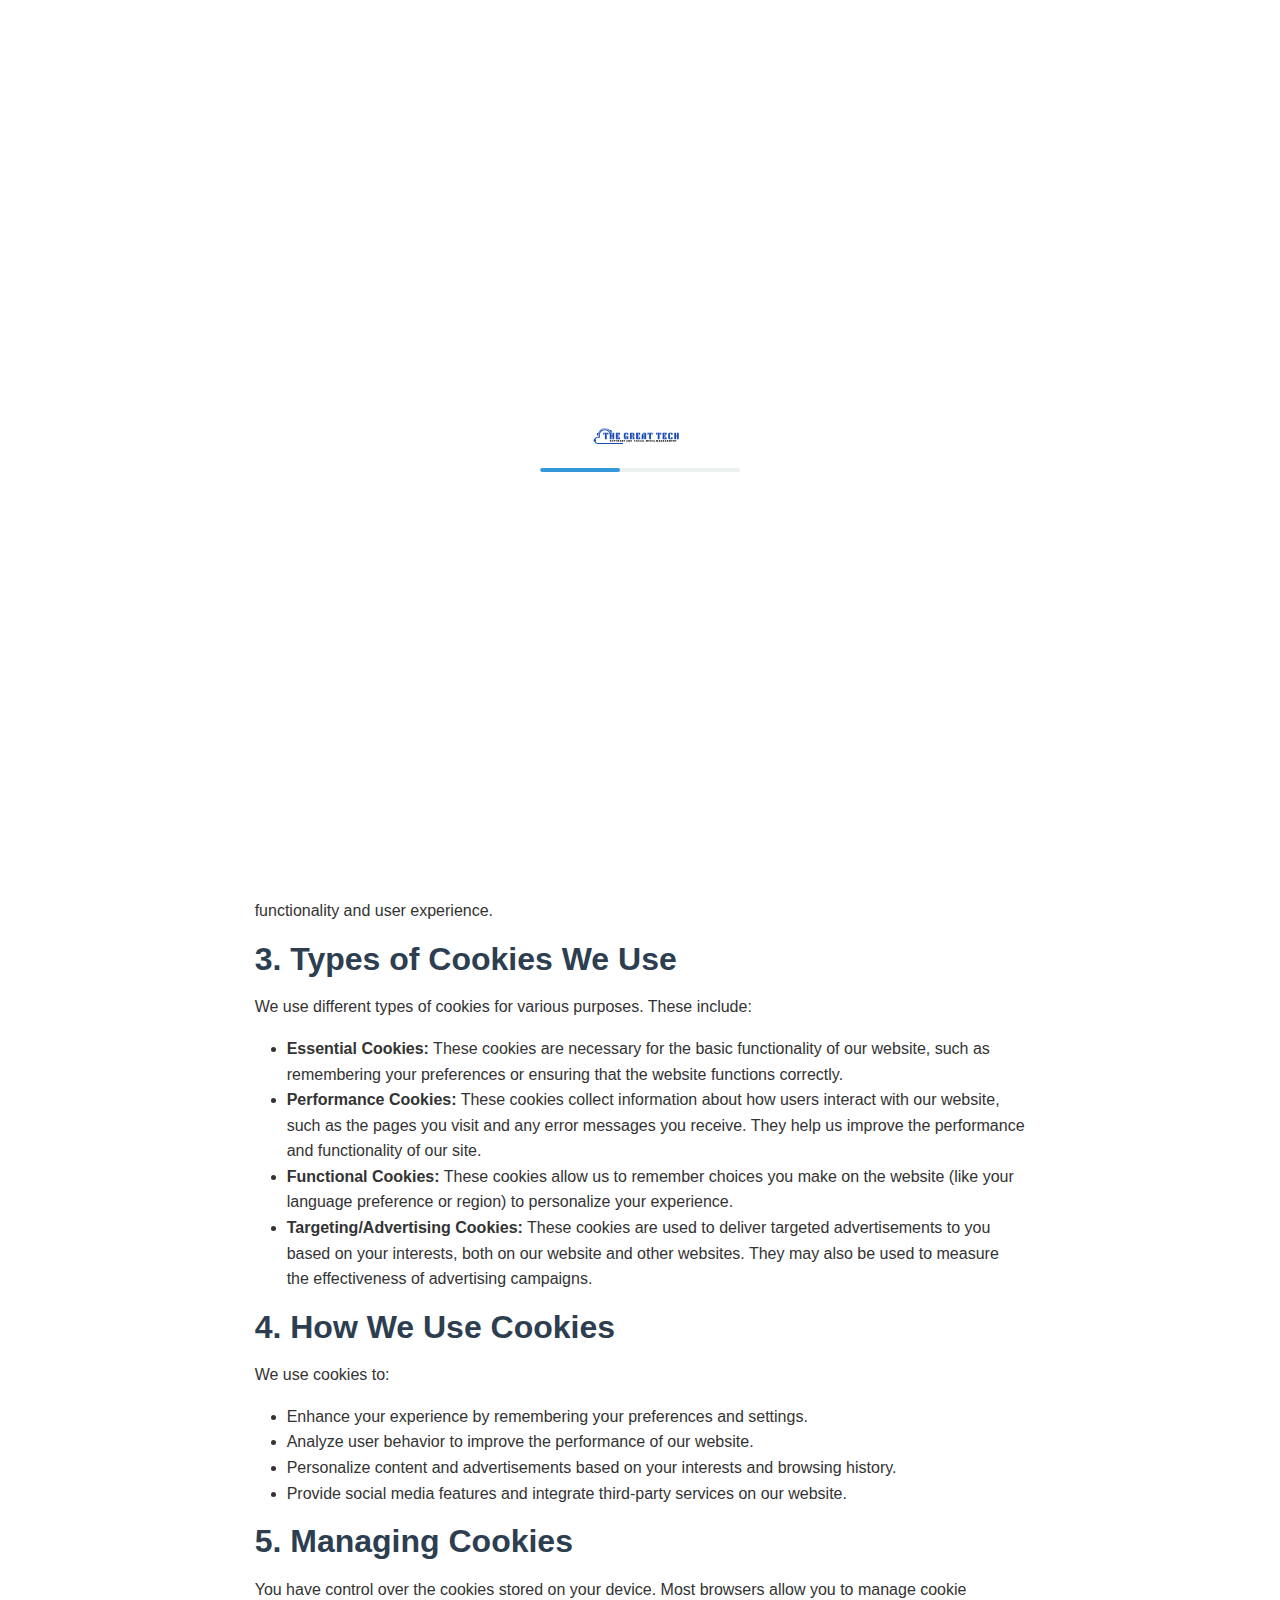
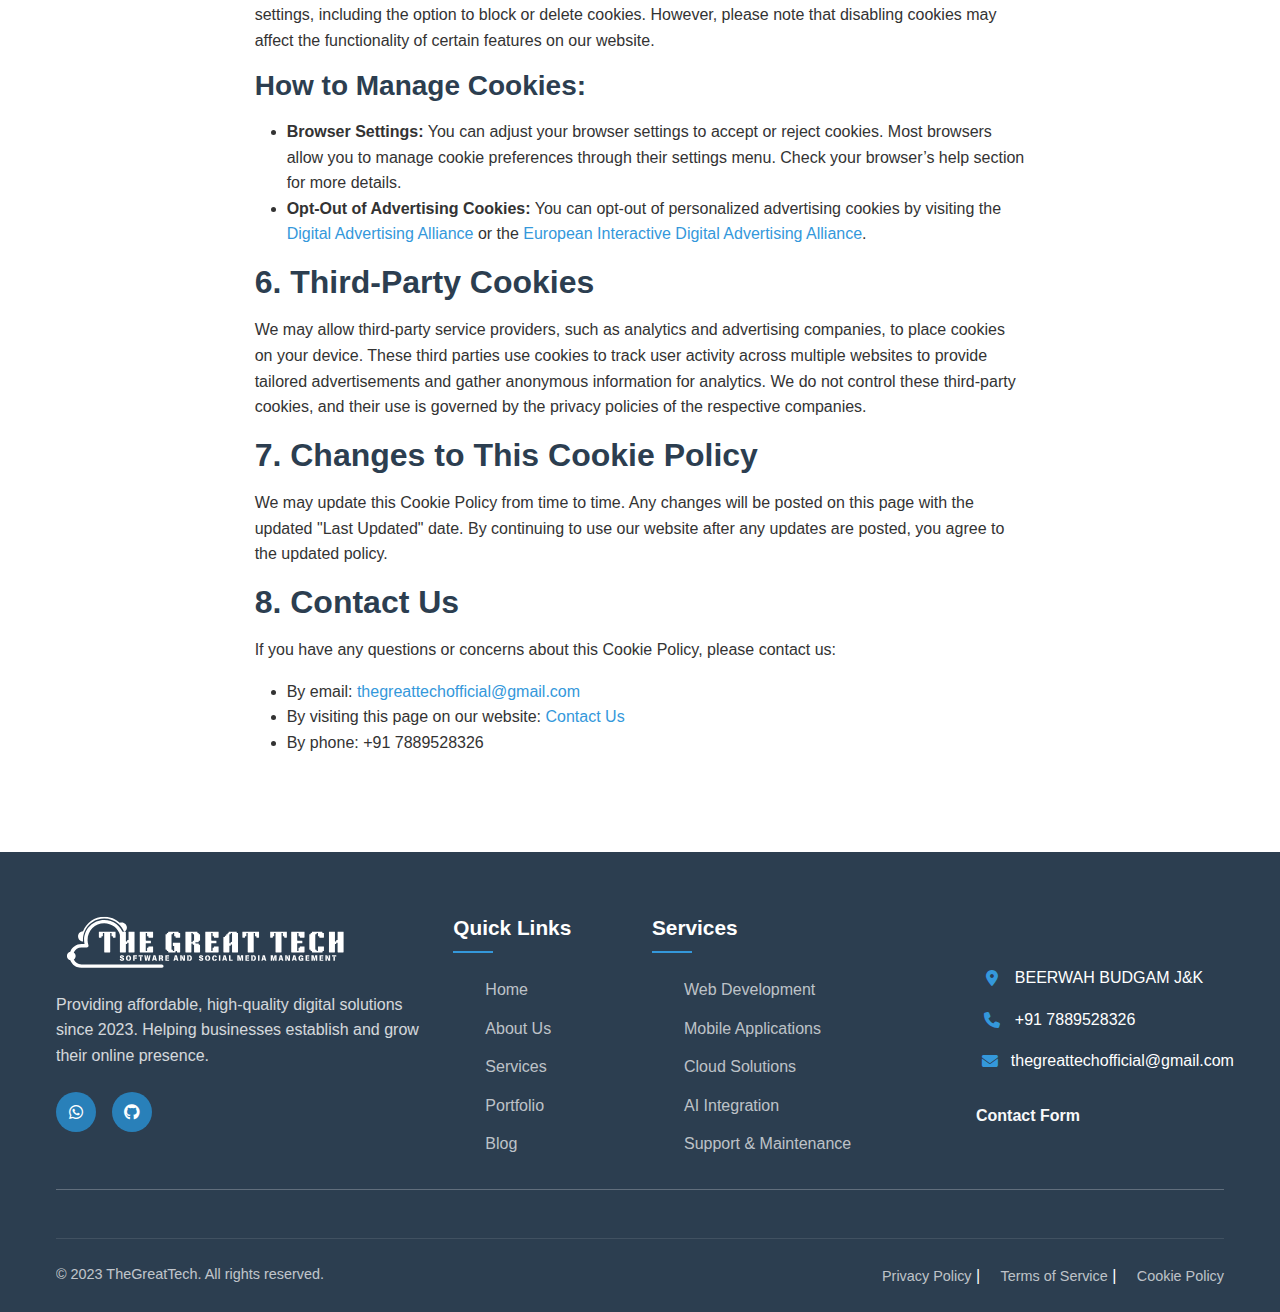
<file: cookies.html>
<!DOCTYPE html>
<html lang="en">
<head>
    <meta charset="UTF-8">
    <meta name="viewport" content="width=device-width, initial-scale=1.0">
    <!-- Same head as index.html -->
    <title>Privacy Policy | TheGreatTech</title>
    <meta name="description" content="Read TheGreatTech's privacy policy to understand how we collect, use, and protect your data.">
</head>
<body>
    <!-- Preloader -->
    <div class="preloader">
        <div class="loader">
            <img src="assets/images/greattech_logo.svg" alt="TheGreatTech Logo">
            <div class="loading-bar"></div>
              <!-- Favicon -->
    <link rel="icon" type="image/svg+xml" href="assets/images/greattech_logo.svg">
    
    <!-- Bootstrap 5 -->
    <link href="https://cdn.jsdelivr.net/npm/bootstrap@5.3.0/dist/css/bootstrap.min.css" rel="stylesheet">
    
    <!-- Font Awesome -->
    <link rel="stylesheet" href="https://cdnjs.cloudflare.com/ajax/libs/font-awesome/6.4.0/css/all.min.css">
    
    <!-- AOS Animation -->
    <!-- <link href="https://unpkg.com/aos@2.3.1/dist/aos.css" rel="stylesheet"> -->
    
    <!-- Custom CSS -->
    <link rel="stylesheet" href="assets/css/main.css">
    <link rel="stylesheet" href="assets/css/animations.css">
        </div>
    </div>

    <!-- Navigation -->
    <nav class="navbar navbar-expand-lg navbar-dark fixed-top">
        <div class="container">
            <a class="navbar-brand" href="index.html">
                <img src="assets/images/greattech_logo_white.svg" alt="TheGreatTech Logo" height="30">
                <!-- <span>TheGreatTech</span> -->
            </a>
            <button class="navbar-toggler" type="button" data-bs-toggle="collapse" data-bs-target="#navbarNav">
                <span class="navbar-toggler-icon"></span>
            </button>
            <div class="collapse navbar-collapse" id="navbarNav">
                <ul class="navbar-nav ms-auto">
                    <li class="nav-item"><a class="nav-link active" href="index.html">Home</a></li>
                    <li class="nav-item"><a class="nav-link" href="about.html">About</a></li>
                    <li class="nav-item dropdown">
                        <a class="nav-link dropdown-toggle" href="#" id="servicesDropdown"
                            data-bs-toggle="dropdown" aria-expanded="false">Services<i
                                class="fas fa-chevron-down small ms-1 "></i></a>

                        <div class="dropdown-menu ">
                            <a class="dropdown-item" href="services.html#web">Web Development</a>
                            <a class="dropdown-item" href="services.html#mobile">Mobile Apps</a>
                            <a class="dropdown-item" href="services.html#cloud">Cloud Solutions</a>
                            <a class="dropdown-item" href="services.html#ai">AI Integration</a>
                        </div>
                    </li>
                    <li class="nav-item"><a class="nav-link" href="portfolio.html">Portfolio</a></li>
                    <li class="nav-item"><a class="nav-link" href="blog.html">Blog</a></li>
                    <li class="nav-item"><a class="nav-link" href="contact.html">Contact</a></li>
                    <li class="nav-item"><a class="nav-link" href="careers.html">Careers</a></li>
                    <li class="nav-item"><a class="nav-link btn btn-primary" href="careers.html">We're Hiring!</a></li>
                </ul>
            </div>
        </div>
    </nav>

    <!-- Policy Hero -->
    <header class="page-hero policy-hero">
        <div class="container">
            <div class="row align-items-center">
                <div class="col-lg-8 mx-auto text-center" data-aos="fade-up">
                    <h1>Cookie Policy</h1>
                    <p class="lead">Last updated: June 1, 2023</p>
                </div>
            </div>
        </div>
    </header>

<!-- Cookie Policy Content -->
<section class="section cookie-policy-content">
    <div class="container">
        <div class="row">
            <div class="col-lg-8 mx-auto">
                <div class="cookie-policy-section">
                    <h2>1. Introduction</h2>
                    <p>At **TheGreatTech**, we value your privacy. This Cookie Policy explains how we use cookies on our website and how they impact your user experience. By continuing to use our website, you consent to our use of cookies as outlined in this policy.</p>
                </div>

                <div class="cookie-policy-section">
                    <h2>2. What are Cookies?</h2>
                    <p>Cookies are small text files that are stored on your device when you visit a website. They help websites remember information about your visit, such as your preferences or login details, to enhance your experience during future visits. Cookies can also track how you interact with a website to help improve functionality and user experience.</p>
                </div>

                <div class="cookie-policy-section">
                    <h2>3. Types of Cookies We Use</h2>
                    <p>We use different types of cookies for various purposes. These include:</p>
                    <ul>
                        <li><strong>Essential Cookies:</strong> These cookies are necessary for the basic functionality of our website, such as remembering your preferences or ensuring that the website functions correctly.</li>
                        <li><strong>Performance Cookies:</strong> These cookies collect information about how users interact with our website, such as the pages you visit and any error messages you receive. They help us improve the performance and functionality of our site.</li>
                        <li><strong>Functional Cookies:</strong> These cookies allow us to remember choices you make on the website (like your language preference or region) to personalize your experience.</li>
                        <li><strong>Targeting/Advertising Cookies:</strong> These cookies are used to deliver targeted advertisements to you based on your interests, both on our website and other websites. They may also be used to measure the effectiveness of advertising campaigns.</li>
                    </ul>
                </div>

                <div class="cookie-policy-section">
                    <h2>4. How We Use Cookies</h2>
                    <p>We use cookies to:</p>
                    <ul>
                        <li>Enhance your experience by remembering your preferences and settings.</li>
                        <li>Analyze user behavior to improve the performance of our website.</li>
                        <li>Personalize content and advertisements based on your interests and browsing history.</li>
                        <li>Provide social media features and integrate third-party services on our website.</li>
                    </ul>
                </div>

                <div class="cookie-policy-section">
                    <h2>5. Managing Cookies</h2>
                    <p>You have control over the cookies stored on your device. Most browsers allow you to manage cookie settings, including the option to block or delete cookies. However, please note that disabling cookies may affect the functionality of certain features on our website.</p>
                    <h3>How to Manage Cookies:</h3>
                    <ul>
                        <li><strong>Browser Settings:</strong> You can adjust your browser settings to accept or reject cookies. Most browsers allow you to manage cookie preferences through their settings menu. Check your browser’s help section for more details.</li>
                        <li><strong>Opt-Out of Advertising Cookies:</strong> You can opt-out of personalized advertising cookies by visiting the <a href="https://www.aboutads.info/choices" target="_blank">Digital Advertising Alliance</a> or the <a href="https://www.youronlinechoices.eu/" target="_blank">European Interactive Digital Advertising Alliance</a>.</li>
                    </ul>
                </div>

                <div class="cookie-policy-section">
                    <h2>6. Third-Party Cookies</h2>
                    <p>We may allow third-party service providers, such as analytics and advertising companies, to place cookies on your device. These third parties use cookies to track user activity across multiple websites to provide tailored advertisements and gather anonymous information for analytics. We do not control these third-party cookies, and their use is governed by the privacy policies of the respective companies.</p>
                </div>

                <div class="cookie-policy-section">
                    <h2>7. Changes to This Cookie Policy</h2>
                    <p>We may update this Cookie Policy from time to time. Any changes will be posted on this page with the updated "Last Updated" date. By continuing to use our website after any updates are posted, you agree to the updated policy.</p>
                </div>

                <div class="cookie-policy-section">
                    <h2>8. Contact Us</h2>
                    <p>If you have any questions or concerns about this Cookie Policy, please contact us:</p>
                    <ul>
                        <li>By email: <a href="mailto:thegreattechofficial@gmail.com">thegreattechofficial@gmail.com</a></li>
                        <li>By visiting this page on our website: <a href="contact.html">Contact Us</a></li>
                        <li>By phone: +91 7889528326</li>
                    </ul>
                </div>
            </div>
        </div>
    </div>
</section>



    <footer class="footer">
        <div class="container">
            <div class="row">
                <div class="col-lg-4 footer-about">
                    <img src="assets/images/greattech_logo_white.svg" alt="TheGreatTech Logo" height="40">
                    <p>Providing affordable, high-quality digital solutions since 2023. Helping businesses establish and
                        grow their online presence.</p>
                    <div class="social-links">
                        <!-- <a href="https://wa.me/917889528326"><i class="fab fa-facebook-f"></i></a> -->
                        <a href="https://wa.me/917889528326"><i class="fab fa-whatsapp"></i></a>
                        <!-- <a href="https://wa.me/917889528326"><i class="fab fa-linkedin-in"></i></a> -->
                        <!-- <a href="https://wa.me/917889528326"><i class="fab fa-instagram"></i></a> -->
                        <a href="https://github.com/TheGreatTech"><i class="fab fa-github"></i></a>
                    </div>
                </div>
                <div class="col-lg-2 footer-links">
                    <h3>Quick Links</h3>
                    <ul>
                        <li><a href="index.html">Home</a></li>
                        <li><a href="about.html">About Us</a></li>
                        <li><a href="services.html">Services</a></li>
                        <li><a href="portfolio.html">Portfolio</a></li>
                        <li><a href="blog.html">Blog</a></li>
                    </ul>
                </div>
                <div class="col-lg-3 footer-links">
                    <h3>Services</h3>
                    <ul>
                        <li><a href="services.html#web">Web Development</a></li>
                        <li><a href="services.html#mobile">Mobile Applications</a></li>
                        <li><a href="services.html#cloud">Cloud Solutions</a></li>
                        <li><a href="services.html#ai">AI Integration</a></li>
                        <li><a href="services.html#support">Support & Maintenance</a></li>
                    </ul>
                </div>
                <div class="col-lg-3 footer-contact">
                    <h3>Contact Us</h3>
                    <ul>
                        <li><i class="fas fa-map-marker-alt"></i> BEERWAH BUDGAM J&K</li>
                        <li><i class="fas fa-phone"></i> +91 7889528326</li>
                        <li><i class="fas fa-envelope"></i> thegreattechofficial@gmail.com</li>
                    </ul>
                    <a href="contact.html" class="btn btn-outline-light">Contact Form</a>
                </div>
            </div>
            <hr>
            <div class="footer-bottom">
                <div class="row">
                    <div class="col-md-6">
                        <p>&copy; 2023 TheGreatTech. All rights reserved.</p>
                    </div>
                    <div class="col-md-6 text-md-end">
                        <a href="privacy.html">Privacy Policy</a> |
                        <a href="terms.html">Terms of Service</a> |
                        <a href="cookies.html">Cookie Policy</a>
                    </div>
                </div>
            </div>
        </div>
    </footer>

    <!-- Back to Top -->
    <a href="#top" class="back-to-top up"><i class="fas fa-arrow-up"></i></a>

    <!-- Scripts -->
    <script src="https://cdn.jsdelivr.net/npm/bootstrap@5.3.0/dist/js/bootstrap.bundle.min.js"></script>
    <script src="https://code.jquery.com/jquery-3.6.0.min.js"></script>
    <script src="https://unpkg.com/aos@2.3.1/dist/aos.js"></script>
    <script src="assets/js/main.js"></script>
    <script src="assets/js/form-handler.js"></script>
    <script src="assets/js/blog-loader.js"></script>
    <script>
        // Initialize AOS animation
        AOS.init({
            duration: 800,
            easing: 'ease-in-out',
            once: true
        });

          </script>
</body>
</html>
</file>
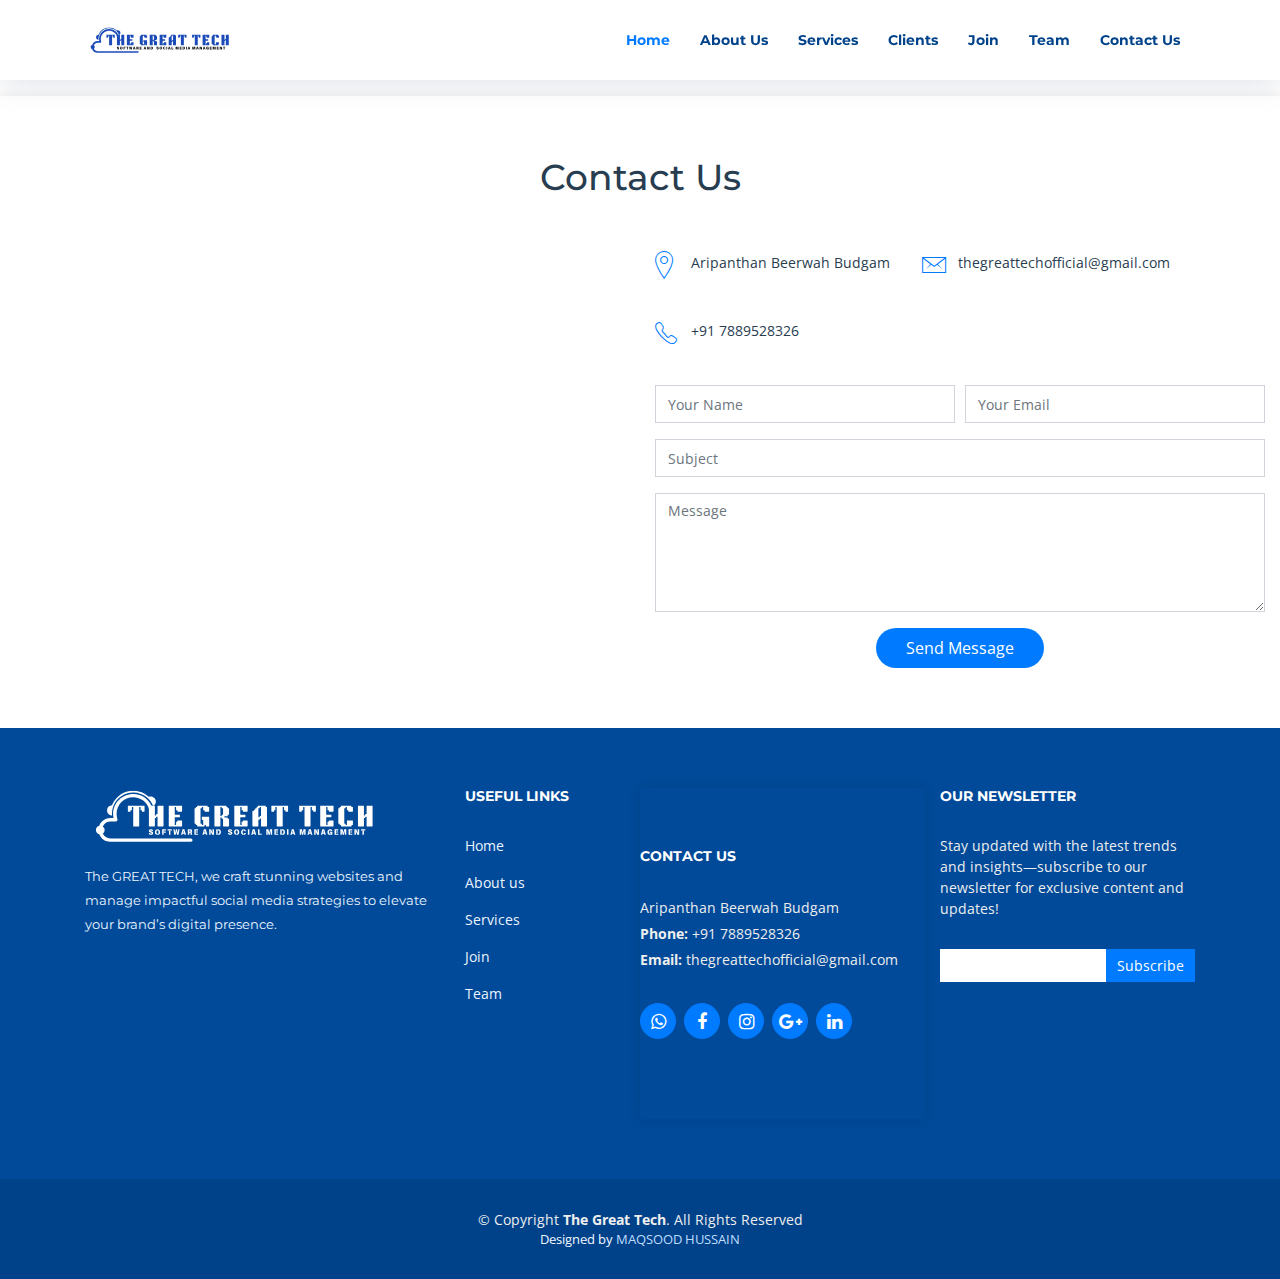
<file: join.html>
<!DOCTYPE html>
<html lang="en">

<head>
  <meta charset="utf-8">
  <title>THE GREAT TECH</title>
  <meta content="width=device-width, initial-scale=1.0" name="viewport">
  <meta content="" name="keywords">
  <meta content="" name="description">

  <!-- Favicons -->
  <link href="img/greattech_logo.svg" rel="icon">
  <link href="img/greattech_logo.svg" rel="icon">

  <!-- Google Fonts -->
  <link href="https://fonts.googleapis.com/css?family=Open+Sans:300,300i,400,400i,700,700i|Montserrat:300,400,500,700"
    rel="stylesheet">

  <!-- Bootstrap CSS File -->
  <link href="lib/bootstrap/css/bootstrap.min.css" rel="stylesheet">

  <!-- Libraries CSS Files -->
  <link href="lib/font-awesome/css/font-awesome.min.css" rel="stylesheet">
  <link href="lib/animate/animate.min.css" rel="stylesheet">
  <link href="lib/ionicons/css/ionicons.min.css" rel="stylesheet">
  <link href="lib/owlcarousel/assets/owl.carousel.min.css" rel="stylesheet">
  <link href="lib/lightbox/css/lightbox.min.css" rel="stylesheet">

  <!-- Main Stylesheet File -->
  <link href="css/style.css" rel="stylesheet">

  <!-- =======================================================
    Theme Name: NewBiz
    Theme URL: https://bootstrapmade.com/newbiz-bootstrap-business-template/
    Author: BootstrapMade.com
    License: https://bootstrapmade.com/license/
  ======================================================= -->
</head>

<body>

  <!--==========================
  Header
  ============================-->
  <header id="header" class="fixed-top">
    <div class="container">

      <div class="logo float-left">
        <!-- Uncomment below if you prefer to use an image logo -->
        <!-- <h1 class="text-light"><a href="#header"><span>NewBiz</span></a></h1> -->
        <a href="#intro" class="scrollto"><img src="img/greattech_logo.svg" alt="" class="img-fluid"></a>
      </div>

      <nav class="main-nav float-right d-none d-lg-block">
        <ul>
          <li class="active"><a href="#intro"><b>Home</b></a></li>
          <li><a href="#about"><b>About Us</b></a></li>
          <li><a href="#services"><b>Services</b></a></li>
          <li><a href="#clients"><b>Clients</b></a></li>
          <li><a href="#join"><b>Join</b></a></li>
          <li><a href="#team"><b>Team</b></a></li>
          <!-- <li class="drop-down"><a href="">Drop Down</a>
            <ul>
              <li><a href="#">Drop Down 1</a></li>
              <li class="drop-down"><a href="#">Drop Down 2</a>
                <ul>
                  <li><a href="#">Deep Drop Down 1</a></li>
                  <li><a href="#">Deep Drop Down 2</a></li>
                  <li><a href="#">Deep Drop Down 3</a></li>
                  <li><a href="#">Deep Drop Down 4</a></li>
                  <li><a href="#">Deep Drop Down 5</a></li>
                </ul>
              </li>
              <li><a href="#">Drop Down 3</a></li>
              <li><a href="#">Drop Down 4</a></li>
              <li><a href="#">Drop Down 5</a></li>
            </ul>
          </li> -->
          <li><a href="#contact"><b>Contact Us</b></a></li>
        </ul>
      </nav><!-- .main-nav -->

    </div>
  </header><!-- #header -->

  <!--==========================
    Intro Section
  ============================-->
 <br><br><br><br>


  <main id="main">
<!--==========================
      Contact Section
    ============================-->
    <section id="contact">
        <div class="container-fluid">
  
          <div class="section-header">
            <h3>Contact Us</h3>
          </div>
  
          <div class="row wow fadeInUp">
  
            <div class="col-lg-6">
              <div class="map mb-4 mb-lg-0">
                <iframe
                  src="https://www.google.com/maps/embed?pb=!1m14!1m8!1m3!1d13216.211764160194!2d74.5925703!3d34.0937842!3m2!1i1024!2i768!4f13.1!3m3!1m2!1s0x38e1a38ab93c5a05%3A0x7fef2a2add6dcfca!2sMAQSOOD%20HUSSAIN!5e0!3m2!1sen!2sin!4v1723639006150!5m2!1sen!2sin"
                  frameborder="0" style="border:0; width: 100%; height: 392px;" allowfullscreen></iframe>
              </div>
            </div>
  
            <div class="col-lg-6">
              <div class="row">
                <div class="col-md-5 info">
                  <i class="ion-ios-location-outline"></i>
                  <p>Aripanthan Beerwah Budgam</p>
                </div>
                <div class="col-md-4 info">
                  <i class="ion-ios-email-outline"></i>
                  <p>thegreattechofficial@gmail.com</p>
                </div>
                <div class="col-md-4 info">
                  <i class="ion-ios-telephone-outline"></i>
                  <p>+91 7889528326</p>
                </div>
              </div>
  
              <div class="form">
                <div id="sendmessage">Your message has been sent. Thank you!</div>
                <div id="errormessage"></div>
                <form id="contact-form" method="post" role="form" class="contactForm">
                  <div class="form-row">
                    <div class="form-group col-lg-6">
                      <input type="text"  name="name" class="form-control" id="name" placeholder="Your Name"
                        data-rule="minlen:4" data-msg="Please enter at least 4 chars" />
                      <div class="validation"></div>
                    </div>
                    <div class="form-group col-lg-6">
                      <input type="email" class="form-control" name="email" id="email" placeholder="Your Email"
                        data-rule="email" data-msg="Please enter a valid email" />
                      <div class="validation"></div>
                    </div>
                  </div>
                  <div class="form-group">
                    <input type="text" class="form-control" name="subject" id="subject" placeholder="Subject"
                      data-rule="minlen:4" data-msg="Please enter at least 8 chars of subject" />
                    <div class="validation"></div>
                  </div>
                  <div class="form-group">
                    <textarea class="form-control" name="message" id="message" rows="5" data-rule="required"
                      data-msg="Please write something for us" placeholder="Message"></textarea>
                    <div class="validation"></div>
                  </div>
                  <div class="row">
                    <div class="col-lg-12">
                      <div id="processing-message" class="alert alert-info" style="display: none;">
                        Processing your request...
                      </div>
                      <div id="success-message" class="alert alert-success" style="display: none;">
                        Your details have been submitted successfully!
                      </div>
                      <div id="error-message" class="alert alert-danger" style="display: none;">
                        There was an error processing your form. Please try again.
                      </div>
                    </div>
                  </div>
                  <script src="https://code.jquery.com/jquery-3.6.0.min.js"></script>
              <script>
                $(document).ready(function () {
                  $('#contact-form').on('submit', function (e) {
                    e.preventDefault();  // Prevent default form submission behavior
      
                    var formData = $(this).serialize();  // Serialize form data
      
                    // Show processing message
                    $('#processing-message').show();
      
                    $.ajax({
                      type: 'POST',
                      url: '',
                      dataType: 'json',
                      data: formData,
                      success: function (response) {
                        $('#processing-message').hide();  // Hide processing message
      
                        if (response.result === 'success') {
                          // Clear all input fields in the form
                          $('#contact-form').find('input[type=text], input[type=email], input[type=text], textarea').val('');
                          $('#contact-form').find('input[type=checkbox], input[type=radio]').prop('checked', false);
      
                          // Show the success message
                          $('#success-message').show();
      
                          // Hide the success message after 5 seconds
                          setTimeout(function () {
                            $('#success-message').fadeOut('slow');
                          }, 8000);
                        } else {
                          $('#error-message').show();
      
                          // Hide the error message after 5 seconds
                          setTimeout(function () {
                            $('#error-message').fadeOut('slow');
                          }, 8000);
                        }
                      },
                      error: function (xhr, status, error) {
                        $('#processing-message').hide();
                        $('#error-message').show();
      
                        // Hide the error message after 5 seconds
                        setTimeout(function () {
                          $('#error-message').fadeOut('slow');
                        }, 8000);
      
                        console.log(xhr.responseText);
                      }
                    });
      
                    return false; // Prevent form redirection
                  });
                });
              </script>
                  <div class="text-center"><button type="submit" title="Send Message">Send Message</button></div>
                </form>
  
                
              </div>
            </div>
  
          </div>
  
        </div>
      </section><!-- #contact -->
  </main>

  <!--==========================
    Footer
  ============================-->
  <footer id="footer">
    <div class="footer-top">
      <div class="container" >
        <div class="row">

          <div class="col-lg-4 col-md-6 footer-info">
            <h3><img src="img/greattech_logo_white.svg" alt=""></h3>
            <p>The GREAT TECH, we craft stunning websites and manage impactful social media strategies to elevate your brand’s digital presence.</p>
          </div>

          <div class="col-lg-2 col-md-6 footer-links">
            <h4>Useful Links</h4>
            <ul>
              <li><a href="#">Home</a></li>
              <li><a href="#">About us</a></li>
              <li><a href="#">Services</a></li>
              <li><a href="#">Join</a></li>
              <li><a href="#">Team</a></li>
            </ul>
          </div>

          <div class="col-lg-3 col-md-6 footer-contact" id="contact">
            <h4>Contact Us</h4>
            <p>
              Aripanthan Beerwah Budgam <br>
              <strong>Phone:</strong> +91 7889528326<br>
              <strong>Email:</strong> thegreattechofficial@gmail.com<br>
            </p>

            <div class="social-links">
              <a href="https://wa.me/+917889528326" target="_blank" class="twitter"><i class="fa fa-whatsapp"></i></a>
              <a href="https://wa.me/+917889528326" target="_blank" class="facebook"><i class="fa fa-facebook"></i></a>
              <a href="https://wa.me/+917889528326" target="_blank" class="instagram"><i class="fa fa-instagram"></i></a>
              <a href="https://wa.me/+917889528326" target="_blank" class="google-plus"><i class="fa fa-google-plus"></i></a>
              <a href="https://wa.me/+917889528326" target="_blank" class="linkedin"><i class="fa fa-linkedin"></i></a>
            </div>

          </div>

          <div class="col-lg-3 col-md-6 footer-newsletter">
            <h4>Our Newsletter</h4>
            <p>Stay updated with the latest trends and insights—subscribe to our newsletter for exclusive content and updates!</p>
            <form action="" method="post">
              <input type="email" name="email"><input type="submit" value="Subscribe">
            </form>
          </div>

        </div>
      </div>
    </div>

    <div class="container">
      <div class="copyright">
        &copy; Copyright <strong>The Great Tech</strong>. All Rights Reserved
      </div>
      <div class="credits">
       
        Designed by <a href="https://maqsoodhussain.github.io" target="_blank">MAQSOOD HUSSAIN</a>
      </div>
    </div>
  </footer><!-- #footer -->

  <a href="#" class="back-to-top"><i class="fa fa-chevron-up"></i></a>
  <!-- Uncomment below i you want to use a preloader -->
  <!-- <div id="preloader"></div> -->

  <!-- JavaScript Libraries -->
  <script src="lib/jquery/jquery.min.js"></script>
  <script src="lib/jquery/jquery-migrate.min.js"></script>
  <script src="lib/bootstrap/js/bootstrap.bundle.min.js"></script>
  <script src="lib/easing/easing.min.js"></script>
  <script src="lib/mobile-nav/mobile-nav.js"></script>
  <script src="lib/wow/wow.min.js"></script>
  <script src="lib/waypoints/waypoints.min.js"></script>
  <script src="lib/counterup/counterup.min.js"></script>
  <script src="lib/owlcarousel/owl.carousel.min.js"></script>
  <script src="lib/isotope/isotope.pkgd.min.js"></script>
  <script src="lib/lightbox/js/lightbox.min.js"></script>
  <!-- Contact Form JavaScript File -->
  <script src="contactform/contactform.js"></script>

  <!-- Template Main Javascript File -->
  <script src="js/main.js"></script>

</body>

</html>
</file>
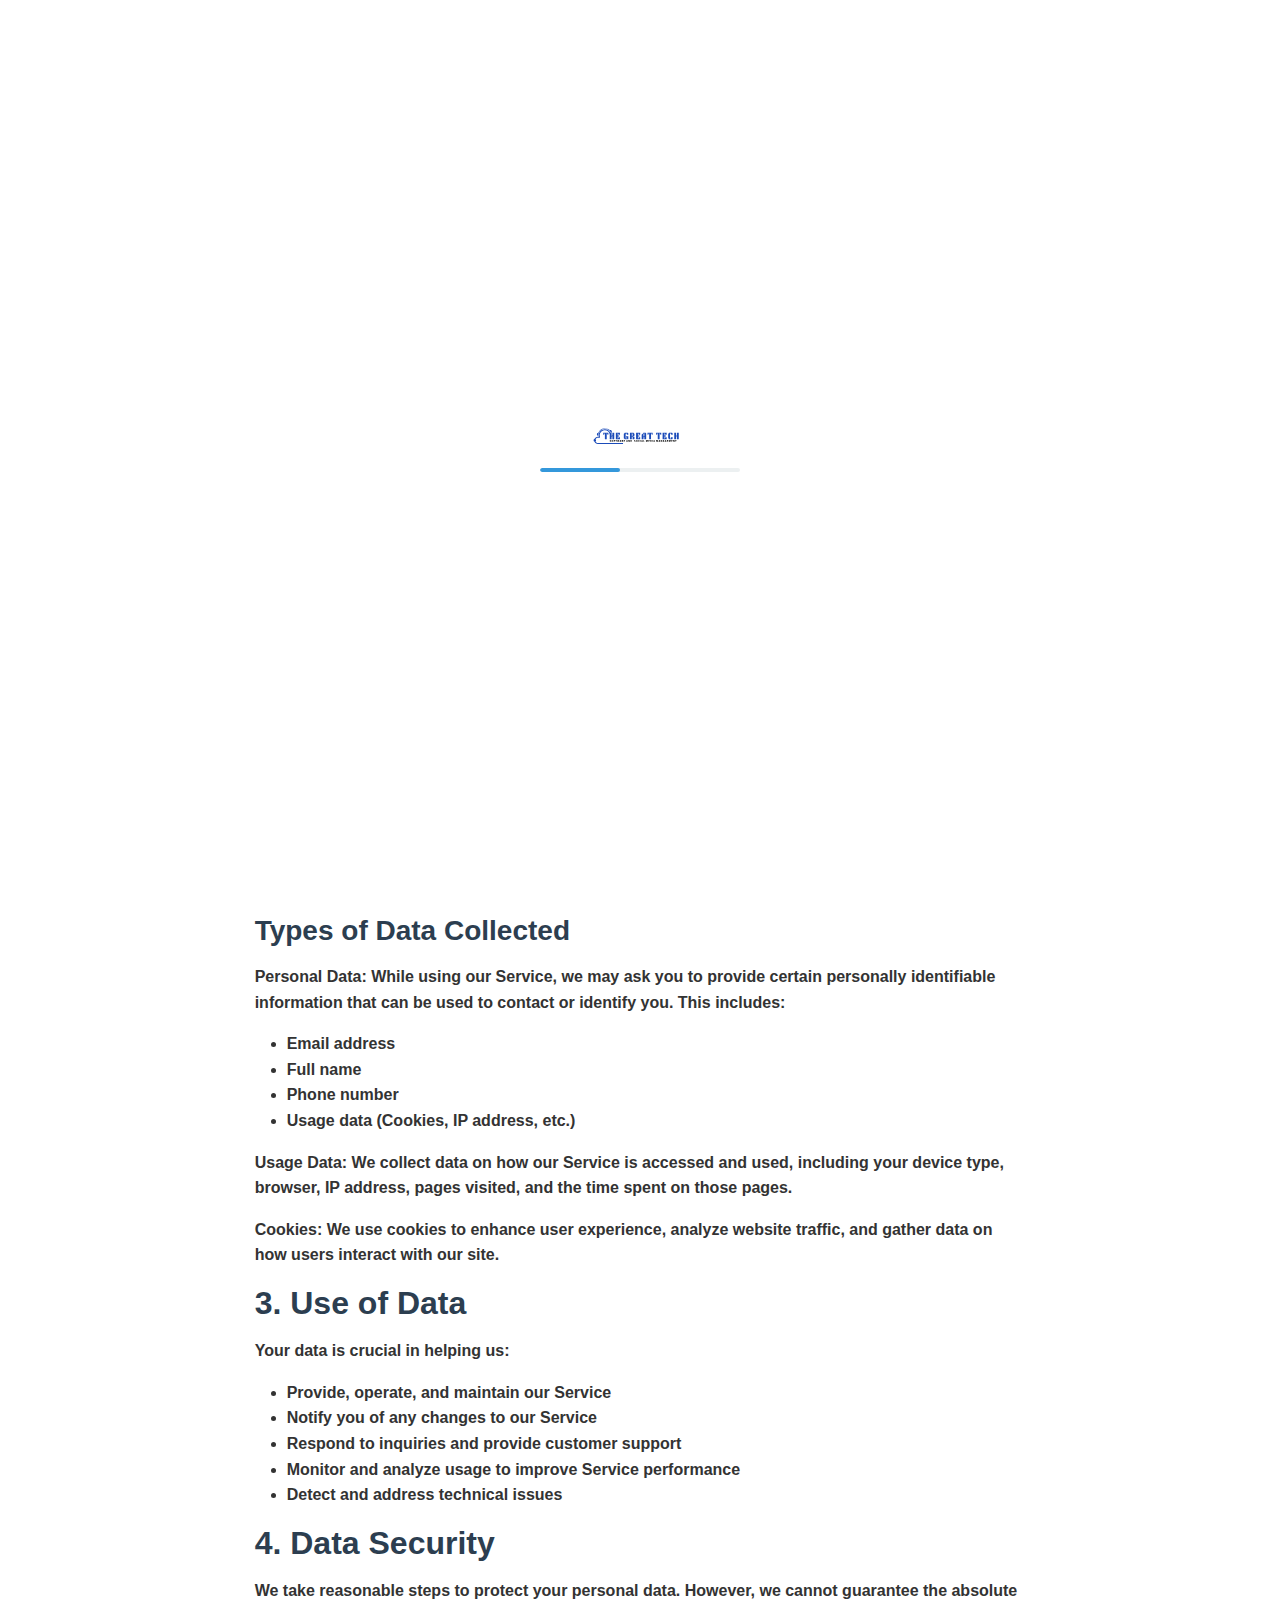
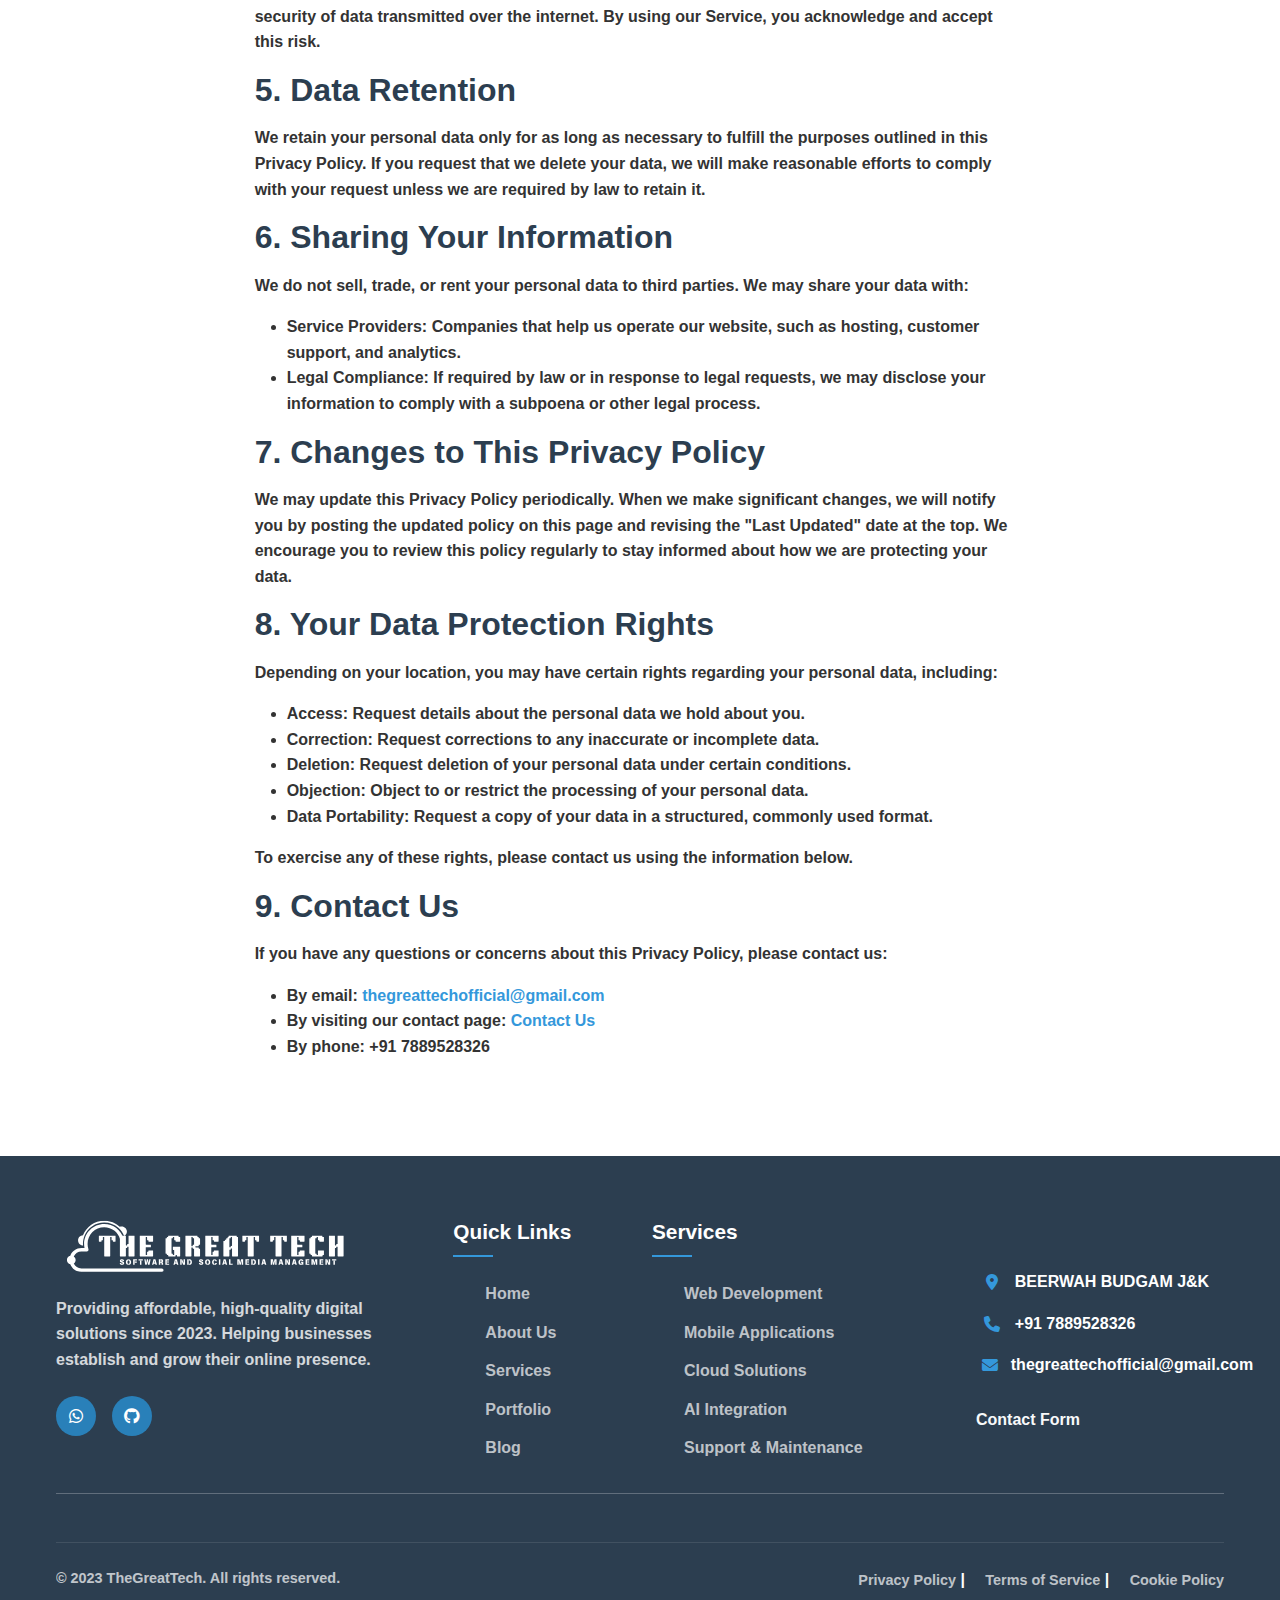
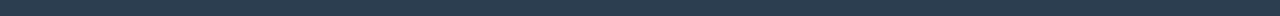
<file: privacy.html>
<!DOCTYPE html>
<html lang="en">

<head>
    <meta charset="UTF-8">
    <meta name="viewport" content="width=device-width, initial-scale=1.0">
    <!-- Same head as index.html -->
    <title>Privacy Policy | TheGreatTech</title>
    <meta name="description"
        content="Read TheGreatTech's privacy policy to understand how we collect, use, and protect your data.">
    <!-- Favicon -->
    <link rel="icon" type="image/svg+xml" href="assets/images/greattech_logo.svg">

    <!-- Bootstrap 5 -->
    <link href="https://cdn.jsdelivr.net/npm/bootstrap@5.3.0/dist/css/bootstrap.min.css" rel="stylesheet">

    <!-- Font Awesome -->
    <link rel="stylesheet" href="https://cdnjs.cloudflare.com/ajax/libs/font-awesome/6.4.0/css/all.min.css">

    <!-- AOS Animation -->
    <link href="https://unpkg.com/aos@2.3.1/dist/aos.css" rel="stylesheet">

    <!-- Custom CSS -->
    <link rel="stylesheet" href="assets/css/main.css">
    <link rel="stylesheet" href="assets/css/animations.css">
</head>

<body>
    <!-- Preloader -->
    <div class="preloader">
        <div class="loader">
            <img src="assets/images/greattech_logo.svg" alt="TheGreatTech Logo">
            <div class="loading-bar"></div>

        </div>
    </div>

    <!-- Navigation -->
    <nav class="navbar navbar-expand-lg navbar-dark fixed-top">
        <div class="container">
            <a class="navbar-brand" href="index.html">
                <img src="assets/images/greattech_logo_white.svg" alt="TheGreatTech Logo" height="30">
                <!-- <span>TheGreatTech</span> -->
            </a>
            <button class="navbar-toggler" type="button" data-bs-toggle="collapse" data-bs-target="#navbarNav">
                <span class="navbar-toggler-icon"></span>
            </button>
            <div class="collapse navbar-collapse" id="navbarNav">
                <ul class="navbar-nav ms-auto">
                    <li class="nav-item"><a class="nav-link active" href="index.html">Home</a></li>
                    <li class="nav-item"><a class="nav-link" href="about.html">About</a></li>
                    <li class="nav-item dropdown">
                        <a class="nav-link dropdown-toggle" href="#" id="servicesDropdown" data-bs-toggle="dropdown"
                            aria-expanded="false">Services<i class="fas fa-chevron-down small ms-1 "></i></a>

                        <div class="dropdown-menu ">
                            <a class="dropdown-item" href="services.html#web">Web Development</a>
                            <a class="dropdown-item" href="services.html#mobile">Mobile Apps</a>
                            <a class="dropdown-item" href="services.html#cloud">Cloud Solutions</a>
                            <a class="dropdown-item" href="services.html#ai">AI Integration</a>
                        </div>
                    </li>
                    <li class="nav-item"><a class="nav-link" href="portfolio.html">Portfolio</a></li>
                    <li class="nav-item"><a class="nav-link" href="blog.html">Blog</a></li>
                    <li class="nav-item"><a class="nav-link" href="contact.html">Contact</a></li>
                    <li class="nav-item"><a class="nav-link" href="careers.html">Careers</a></li>
                    <li class="nav-item"><a class="nav-link btn btn-primary" href="careers.html">We're Hiring!</a></li>
                </ul>
            </div>
        </div>
    </nav>

    <!-- Policy Hero -->
    <header class="page-hero policy-hero">
        <div class="container">
            <div class="row align-items-center">
                <div class="col-lg-8 mx-auto text-center" data-aos="fade-up">
                    <h1>Privacy Policy</h1>
                    <p class="lead">Last updated: June 1, 2023</p>
                </div>
            </div>
        </div>
    </header>

    <!-- Policy Content -->
    <section class="section policy-content">
        <div class="container">
            <div class="row">
                <div class="col-lg-8 mx-auto">
                    <div class="policy-section">
                        <h2>1. Introduction</h2>
                        <p>At </b>TheGreatTech<b>, we are committed to protecting your privacy. This
                            Privacy Policy outlines how we collect, use, and protect your personal data when you visit
                            our website, <b>thegreattech.tech</b> (the "Service"). By using our Service, you agree to the
                            collection and use of information in accordance with this policy.</p>
                    </div>

                    <div class="policy-section">
                        <h2>2. Information Collection and Use</h2>
                        <p>We collect various types of information to provide and improve our Service, and to ensure
                            that we offer you a personalized experience.</p>
                        <h3>Types of Data Collected</h3>
                        <p><strong>Personal Data:</strong> While using our Service, we may ask you to provide certain
                            personally identifiable information that can be used to contact or identify you. This
                            includes:</p>
                        <ul>
                            <li>Email address</li>
                            <li>Full name</li>
                            <li>Phone number</li>
                            <li>Usage data (Cookies, IP address, etc.)</li>
                        </ul>
                        <p><strong>Usage Data:</strong> We collect data on how our Service is accessed and used,
                            including your device type, browser, IP address, pages visited, and the time spent on those
                            pages.</p>
                        <p><strong>Cookies:</strong> We use cookies to enhance user experience, analyze website traffic,
                            and gather data on how users interact with our site.</p>
                    </div>

                    <div class="policy-section">
                        <h2>3. Use of Data</h2>
                        <p>Your data is crucial in helping us:</p>
                        <ul>
                            <li>Provide, operate, and maintain our Service</li>
                            <li>Notify you of any changes to our Service</li>
                            <li>Respond to inquiries and provide customer support</li>
                            <li>Monitor and analyze usage to improve Service performance</li>
                            <li>Detect and address technical issues</li>
                        </ul>
                    </div>

                    <div class="policy-section">
                        <h2>4. Data Security</h2>
                        <p>We take reasonable steps to protect your personal data. However, we cannot guarantee the
                            absolute security of data transmitted over the internet. By using our Service, you
                            acknowledge and accept this risk.</p>
                    </div>

                    <div class="policy-section">
                        <h2>5. Data Retention</h2>
                        <p>We retain your personal data only for as long as necessary to fulfill the purposes outlined
                            in this Privacy Policy. If you request that we delete your data, we will make reasonable
                            efforts to comply with your request unless we are required by law to retain it.</p>
                    </div>

                    <div class="policy-section">
                        <h2>6. Sharing Your Information</h2>
                        <p>We do not sell, trade, or rent your personal data to third parties. We may share your data
                            with:</p>
                        <ul>
                            <li><strong>Service Providers:</strong> Companies that help us operate our website, such as
                                hosting, customer support, and analytics.</li>
                            <li><strong>Legal Compliance:</strong> If required by law or in response to legal requests,
                                we may disclose your information to comply with a subpoena or other legal process.</li>
                        </ul>
                    </div>

                    <div class="policy-section">
                        <h2>7. Changes to This Privacy Policy</h2>
                        <p>We may update this Privacy Policy periodically. When we make significant changes, we will
                            notify you by posting the updated policy on this page and revising the "Last Updated" date
                            at the top. We encourage you to review this policy regularly to stay informed about how we
                            are protecting your data.</p>
                    </div>

                    <div class="policy-section">
                        <h2>8. Your Data Protection Rights</h2>
                        <p>Depending on your location, you may have certain rights regarding your personal data,
                            including:</p>
                        <ul>
                            <li><strong>Access:</strong> Request details about the personal data we hold about you.</li>
                            <li><strong>Correction:</strong> Request corrections to any inaccurate or incomplete data.
                            </li>
                            <li><strong>Deletion:</strong> Request deletion of your personal data under certain
                                conditions.</li>
                            <li><strong>Objection:</strong> Object to or restrict the processing of your personal data.
                            </li>
                            <li><strong>Data Portability:</strong> Request a copy of your data in a structured, commonly
                                used format.</li>
                        </ul>
                        <p>To exercise any of these rights, please contact us using the information below.</p>
                    </div>

                    <div class="policy-section">
                        <h2>9. Contact Us</h2>
                        <p>If you have any questions or concerns about this Privacy Policy, please contact us:</p>
                        <ul>
                            <li>By email: <a
                                    href="mailto:thegreattechofficial@gmail.com">thegreattechofficial@gmail.com</a></li>
                            <li>By visiting our contact page: <a href="contact.html">Contact Us</a></li>
                            <li>By phone: +91 7889528326</li>
                        </ul>
                    </div>
                </div>
            </div>
        </div>
    </section>

    <footer class="footer">
        <div class="container">
            <div class="row">
                <div class="col-lg-4 footer-about">
                    <img src="assets/images/greattech_logo_white.svg" alt="TheGreatTech Logo" height="40">
                    <p>Providing affordable, high-quality digital solutions since 2023. Helping businesses establish and
                        grow their online presence.</p>
                    <div class="social-links">
                        <!-- <a href="https://wa.me/917889528326"><i class="fab fa-facebook-f"></i></a> -->
                        <a href="https://wa.me/917889528326"><i class="fab fa-whatsapp"></i></a>
                        <!-- <a href="https://wa.me/917889528326"><i class="fab fa-linkedin-in"></i></a> -->
                        <!-- <a href="https://wa.me/917889528326"><i class="fab fa-instagram"></i></a> -->
                        <a href="https://github.com/TheGreatTech"><i class="fab fa-github"></i></a>
                    </div>
                </div>
                <div class="col-lg-2 footer-links">
                    <h3>Quick Links</h3>
                    <ul>
                        <li><a href="index.html">Home</a></li>
                        <li><a href="about.html">About Us</a></li>
                        <li><a href="services.html">Services</a></li>
                        <li><a href="portfolio.html">Portfolio</a></li>
                        <li><a href="blog.html">Blog</a></li>
                    </ul>
                </div>
                <div class="col-lg-3 footer-links">
                    <h3>Services</h3>
                    <ul>
                        <li><a href="services.html#web">Web Development</a></li>
                        <li><a href="services.html#mobile">Mobile Applications</a></li>
                        <li><a href="services.html#cloud">Cloud Solutions</a></li>
                        <li><a href="services.html#ai">AI Integration</a></li>
                        <li><a href="services.html#support">Support & Maintenance</a></li>
                    </ul>
                </div>
                <div class="col-lg-3 footer-contact">
                    <h3>Contact Us</h3>
                    <ul>
                        <li><i class="fas fa-map-marker-alt"></i> BEERWAH BUDGAM J&K</li>
                        <li><i class="fas fa-phone"></i> +91 7889528326</li>
                        <li><i class="fas fa-envelope"></i> thegreattechofficial@gmail.com</li>
                    </ul>
                    <a href="contact.html" class="btn btn-outline-light">Contact Form</a>
                </div>
            </div>
            <hr>
            <div class="footer-bottom">
                <div class="row">
                    <div class="col-md-6">
                        <p>&copy; 2023 TheGreatTech. All rights reserved.</p>
                    </div>
                    <div class="col-md-6 text-md-end">
                        <a href="privacy.html">Privacy Policy</a> |
                        <a href="terms.html">Terms of Service</a> |
                        <a href="cookies.html">Cookie Policy</a>
                    </div>
                </div>
            </div>
        </div>
    </footer>

    <!-- Back to Top -->
    <a href="#top" class="back-to-top up"><i class="fas fa-arrow-up"></i></a>

    <!-- Scripts -->
    <script src="https://cdn.jsdelivr.net/npm/bootstrap@5.3.0/dist/js/bootstrap.bundle.min.js"></script>
    <script src="https://code.jquery.com/jquery-3.6.0.min.js"></script>
    <script src="https://unpkg.com/aos@2.3.1/dist/aos.js"></script>
    <script src="assets/js/main.js"></script>
    <script src="assets/js/form-handler.js"></script>
    <script src="assets/js/blog-loader.js"></script>
    <script>
        // Initialize AOS animation
        AOS.init({
            duration: 800,
            easing: 'ease-in-out',
            once: true
        });

    </script>
</body>

</html>
</file>
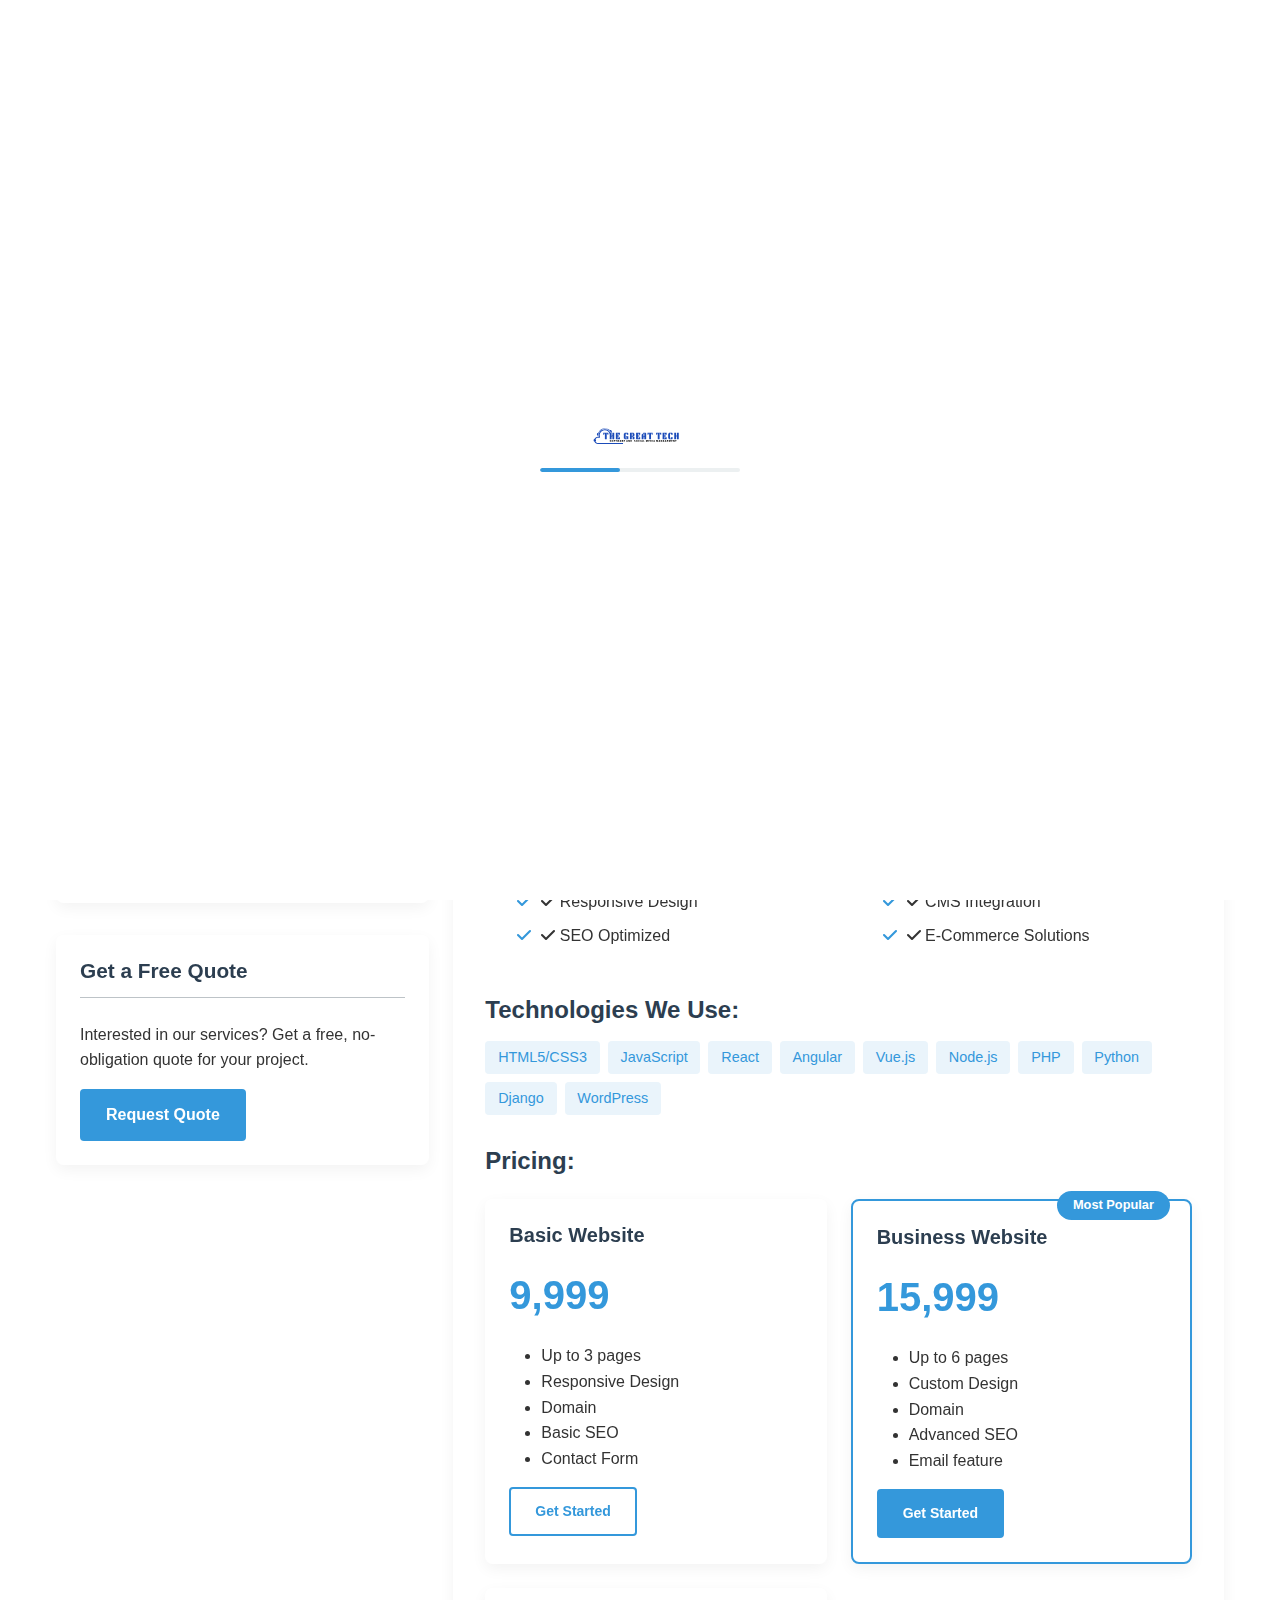
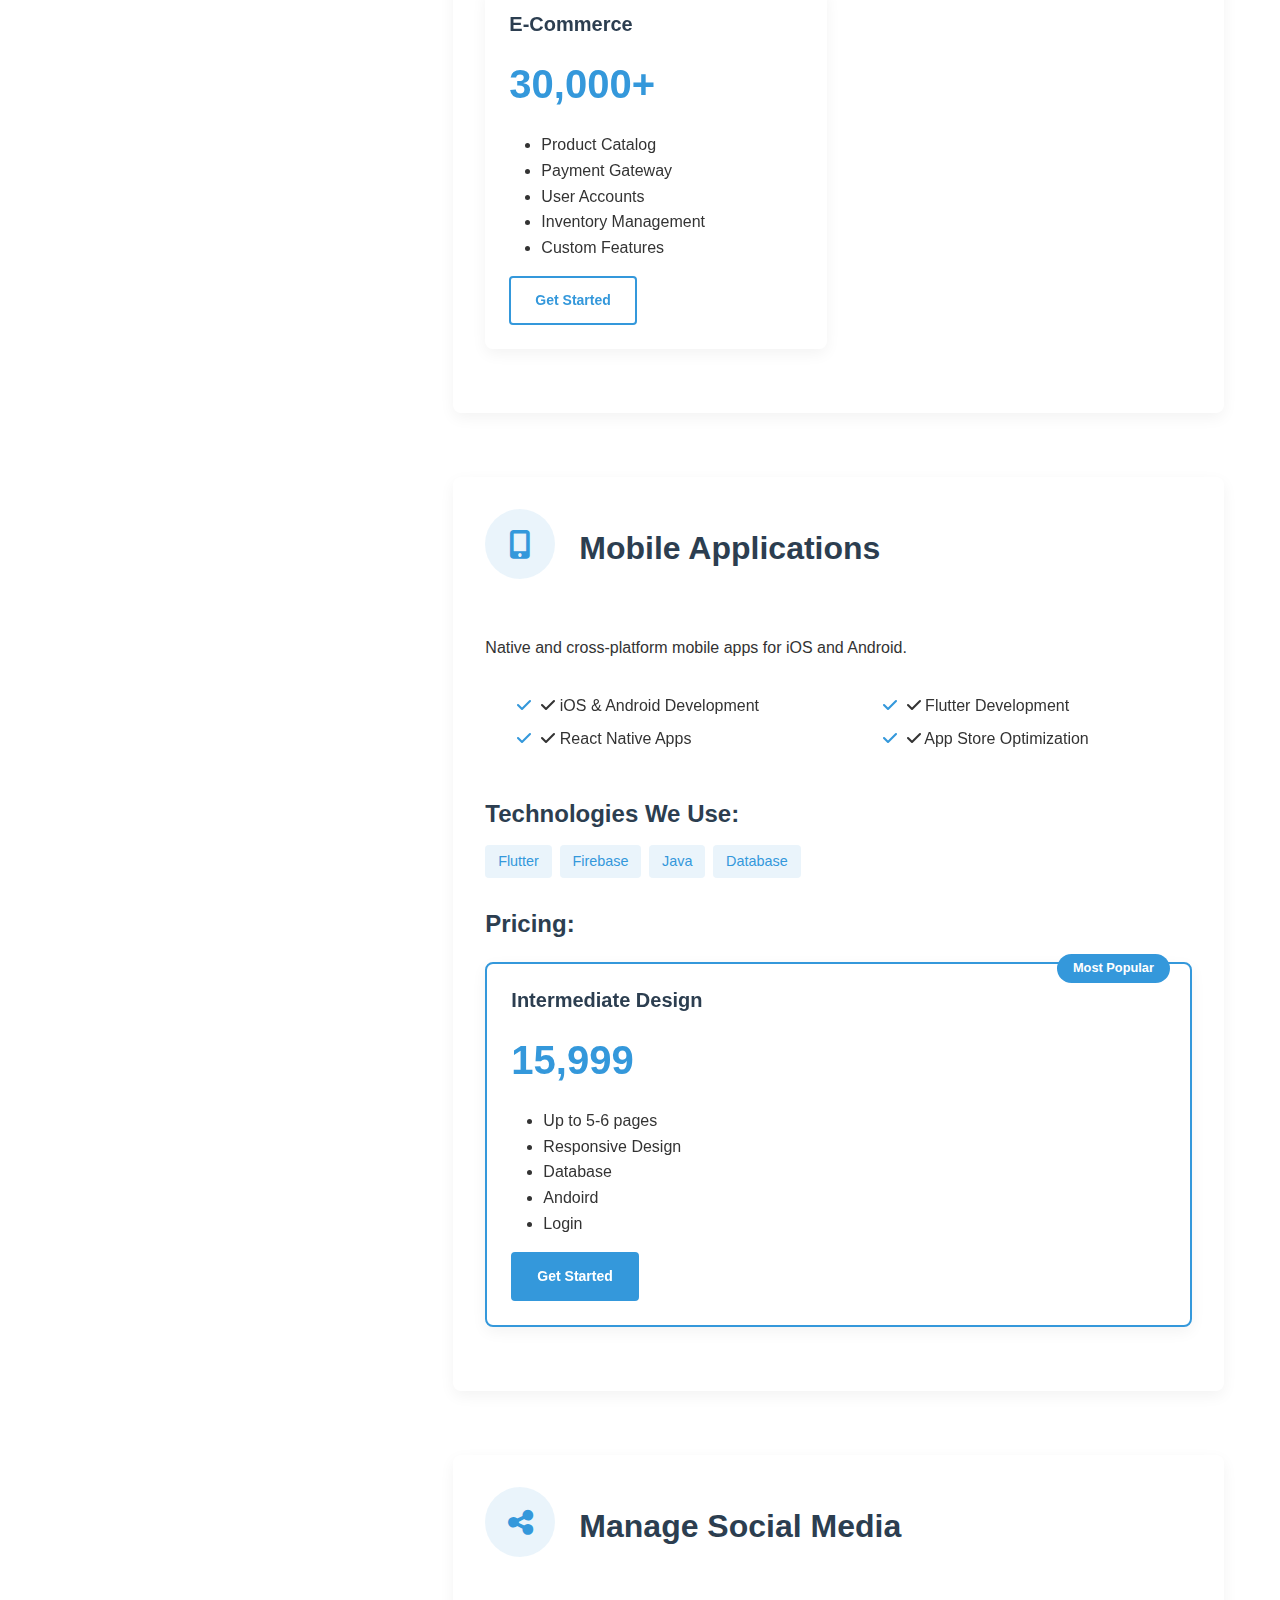
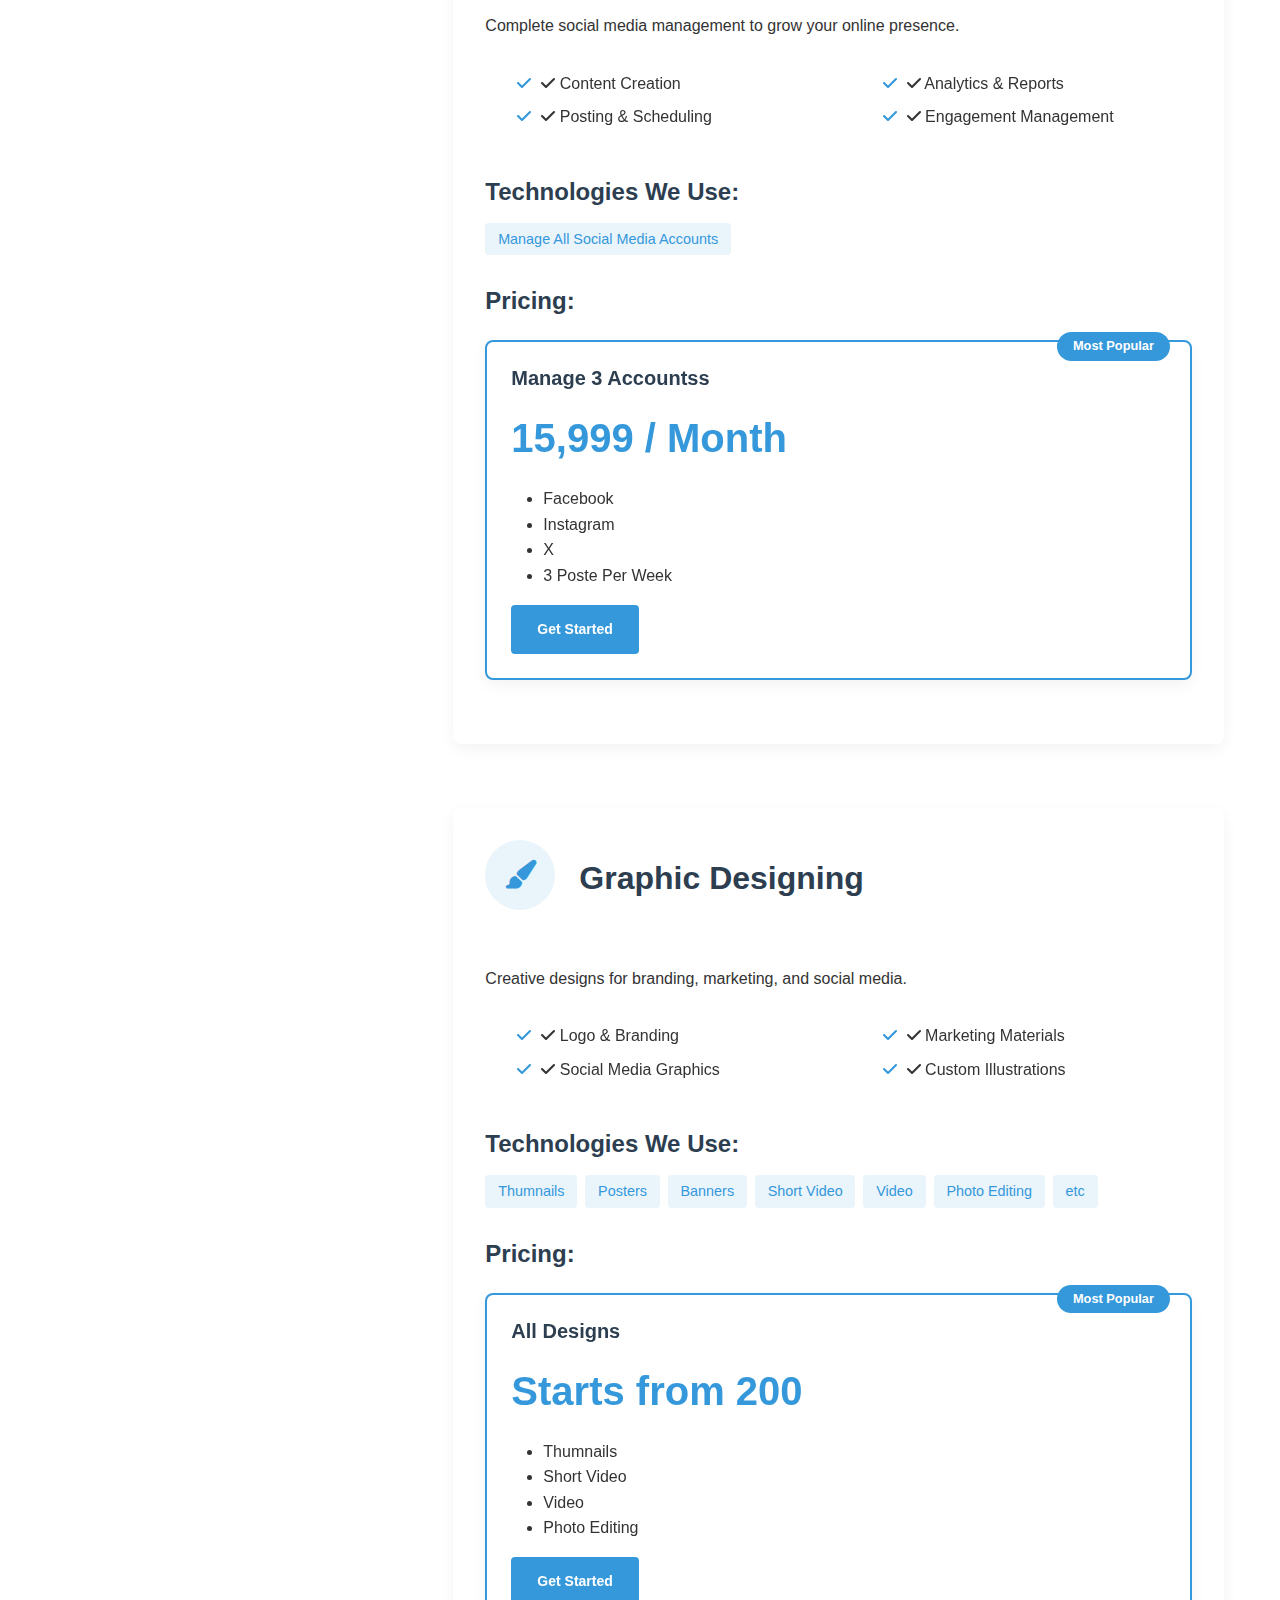
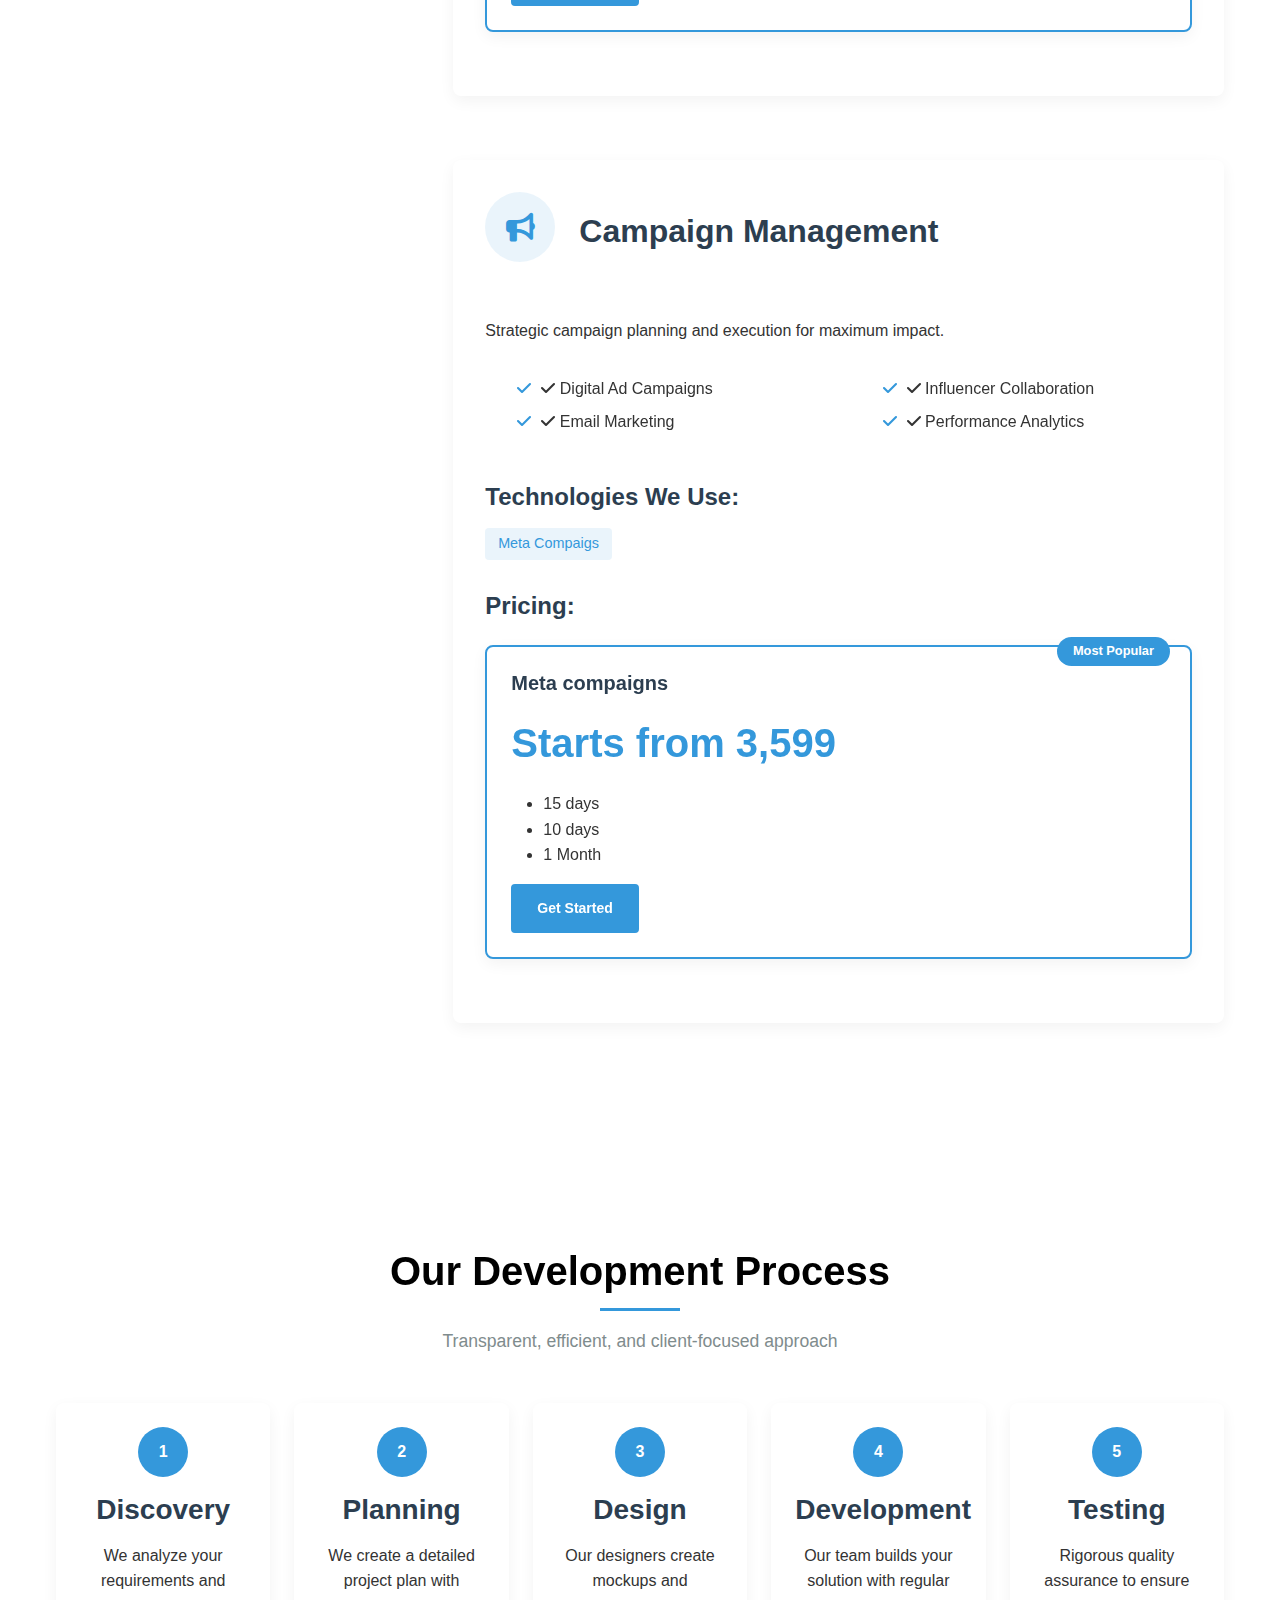
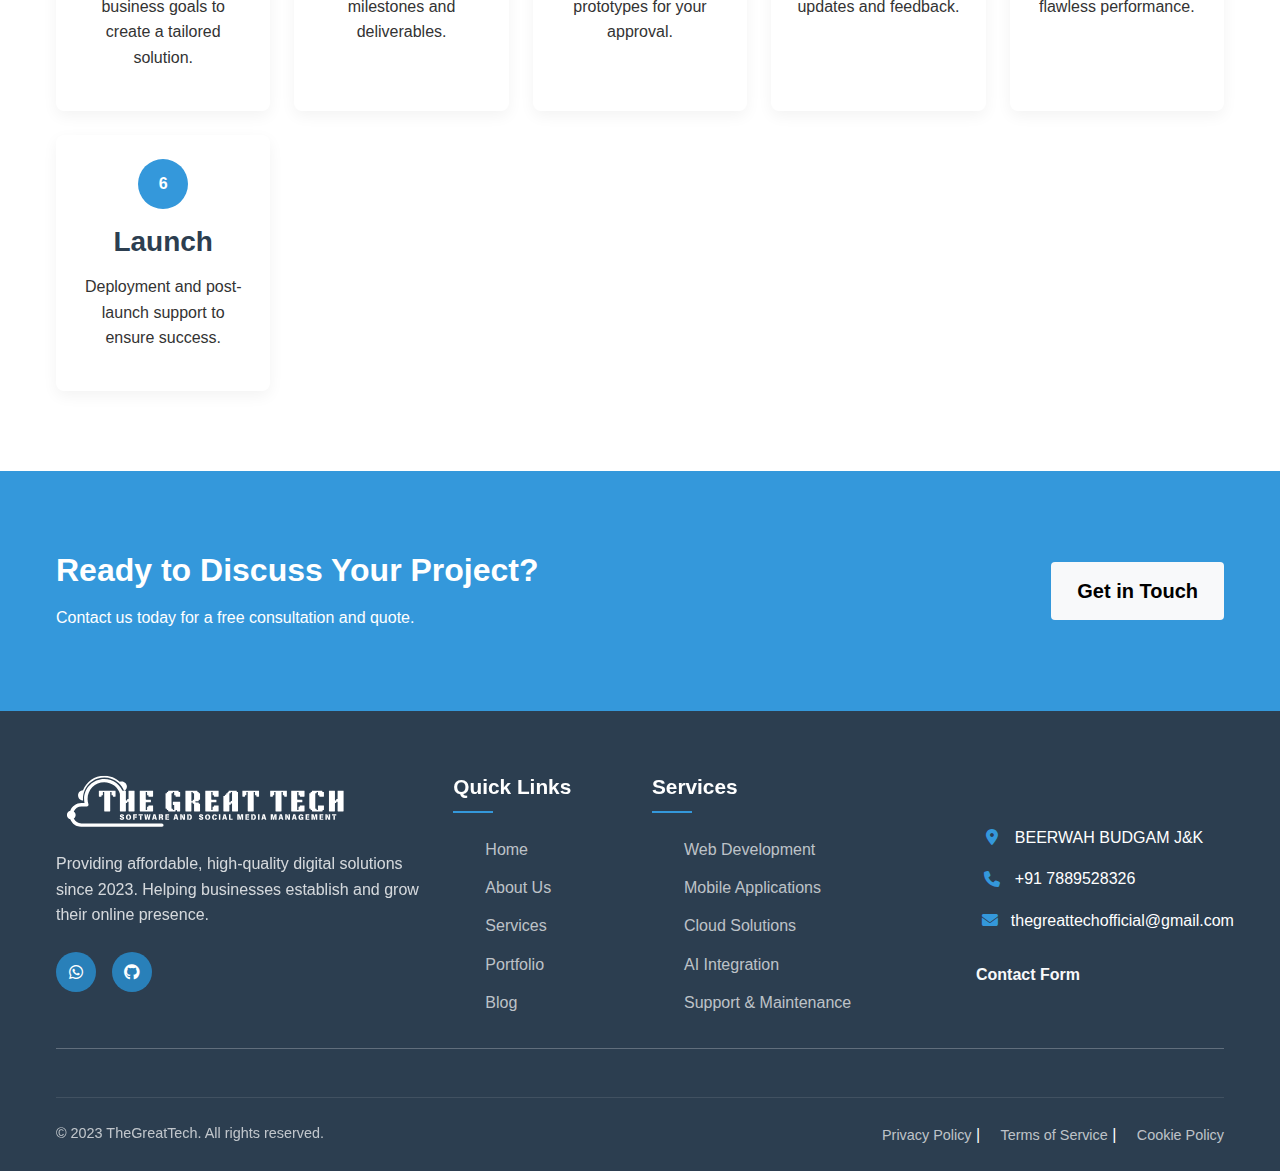
<file: services.html>
<!DOCTYPE html>
<html lang="en">

<head>
    <meta charset="UTF-8">
    <meta name="viewport" content="width=device-width, initial-scale=1.0">
    <!-- Same head as index.html -->
    <title>Our Services | TheGreatTech</title>
    <meta name="description"
        content="Comprehensive web development, mobile apps, and cloud solutions at affordable prices.">

    <!-- Favicon -->
    <link rel="icon" type="image/svg+xml" href="assets/images/greattech_logo.svg">

    <!-- Bootstrap 5 -->
    <link href="https://cdn.jsdelivr.net/npm/bootstrap@5.3.0/dist/css/bootstrap.min.css" rel="stylesheet">

    <!-- Font Awesome -->
    <link rel="stylesheet" href="https://cdnjs.cloudflare.com/ajax/libs/font-awesome/6.4.0/css/all.min.css">

    <!-- AOS Animation -->
    <!-- <link href="https://unpkg.com/aos@2.3.1/dist/aos.css" rel="stylesheet"> -->

    <!-- Custom CSS -->
    <link rel="stylesheet" href="assets/css/main.css">
    <link rel="stylesheet" href="assets/css/animations.css">
</head>

<body>
    <!-- Preloader -->
    <div class="preloader">
        <div class="loader">
            <img src="assets/images/greattech_logo.svg" alt="TheGreatTech Logo">
            <div class="loading-bar"></div>
        </div>
    </div>

     <!-- Navigation -->
     <nav class="navbar navbar-expand-lg navbar-dark fixed-top">
        <div class="container">
            <a class="navbar-brand" href="index.html">
                <img src="assets/images/greattech_logo_white.svg" alt="TheGreatTech Logo" height="30">
                <!-- <span>TheGreatTech</span> -->
            </a>
            <button class="navbar-toggler" type="button" data-bs-toggle="collapse" data-bs-target="#navbarNav">
                <span class="navbar-toggler-icon"></span>
            </button>
            <div class="collapse navbar-collapse" id="navbarNav">
                <ul class="navbar-nav ms-auto">
                    <li class="nav-item"><a class="nav-link " href="index.html">Home</a></li>
                    <li class="nav-item"><a class="nav-link" href="about.html">About</a></li>
                    <li class="nav-item dropdown">
                        <a class="nav-link dropdown-toggle active" href="#" id="servicesDropdown"
                            data-bs-toggle="dropdown" aria-expanded="false">Services<i
                                class="fas fa-chevron-down small ms-1 "></i></a>

                        <div class="dropdown-menu ">
                            <a class="dropdown-item" href="services.html#web">Web Development</a>
                            <a class="dropdown-item" href="services.html#mobile">Mobile Apps</a>
                            <a class="dropdown-item" href="services.html#cloud">Cloud Solutions</a>
                            <a class="dropdown-item" href="services.html#ai">AI Integration</a>
                        </div>
                    </li>
                    <li class="nav-item"><a class="nav-link" href="portfolio.html">Portfolio</a></li>
                    <li class="nav-item"><a class="nav-link" href="blog.html">Blog</a></li>
                    <li class="nav-item"><a class="nav-link" href="contact.html">Contact</a></li>
                    <li class="nav-item"><a class="nav-link" href="careers.html">Careers</a></li>
                    <li class="nav-item"><a class="nav-link btn btn-primary" href="careers.html">We're Hiring!</a></li>
                </ul>
            </div>
        </div>
    </nav>
    <!-- Services Hero -->
    <header class="page-hero services-hero">
        <div class="container">
            <div class="row align-items-center">
                <div class="col-lg-6" data-aos="fade-right">
                    <h1>Our Comprehensive Services</h1>
                    <p class="lead">We offer end-to-end digital solutions tailored to your business needs and budget.
                    </p>
                </div>
                <div class="col-lg-6" data-aos="fade-left">
                    <img src="assets/images/about-extra-1.svg" alt="Coding animation" class="img-fluid">
                </div>
            </div>
        </div>
    </header>

    <!-- Services Details -->
    <section class="section services-details">
        <div class="container">
            <div class="row">
                <div class="col-lg-4">
                    <div class="services-sidebar" data-aos="fade-right">
                        <div class="sidebar-widget">
                            <h3>Service Categories</h3>
                            <ul class="service-categories" id="serviceCategories"></ul>
                        </div>
                        <div class="sidebar-widget">
                            <h3>Get a Free Quote</h3>
                            <p>Interested in our services? Get a free, no-obligation quote for your project.</p>
                            <a href="contact.html#quote" class="btn btn-primary btn-block">Request Quote</a>
                        </div>
                    </div>
                </div>
                <div class="col-lg-8" id="servicesContent">
                    <!-- Service details will be injected here -->
                </div>
            </div>
        </div>
    </section>

    <script>
        fetch('data/ser.json')
            .then(response => response.json())
            .then(data => {
                // Render Categories in the sidebar
                const categoryContainer = document.getElementById('serviceCategories');
                data.serviceCategories.forEach(cat => {
                    const listItem = document.createElement('li');
                    listItem.innerHTML = `<a href="#${cat.id}" class="${cat.active ? 'active' : ''}"><i class="${cat.icon}"></i> ${cat.name}</a>`;
                    categoryContainer.appendChild(listItem);
                });

                // Render Services Content
                const servicesContent = document.getElementById('servicesContent');
                data.services.forEach(service => {
                    const serviceItem = document.createElement('div');
                    serviceItem.classList.add('service-item');
                    serviceItem.id = service.id;
                    serviceItem.innerHTML = `
        <div class="service-header">
          <div class="service-icon">
            <i class="${service.icon}"></i>
          </div>
          <h2>${service.title}</h2>
        </div>
        <p>${service.description}</p>

        <div class="service-features">
          <div class="row">
            <div class="col-md-6">
              <ul>
                ${service.features.left.map(f => `<li><i class="fas fa-check"></i> ${f}</li>`).join('')}
              </ul>
            </div>
            <div class="col-md-6">
              <ul>
                ${service.features.right.map(f => `<li><i class="fas fa-check"></i> ${f}</li>`).join('')}
              </ul>
            </div>
          </div>
        </div>

        <div class="service-tech">
          <h4>Technologies We Use:</h4>
          <div class="tech-tags">
            ${service.technologies.map(tech => `<span class="tech-tag">${tech}</span>`).join('')}
          </div>
        </div>

        <div class="service-pricing">
          <h4>Pricing:</h4>
          <div class="pricing-cards">
            ${service.pricing.map(p => `
              <div class="pricing-card ${p.popular ? 'featured' : ''}">
                ${p.popular ? '<div class="popular-badge">Most Popular</div>' : ''}
                <h5>${p.name}</h5>
                <div class="price">${p.price}</div>
                <ul>
                  ${p.features.map(f => `<li>${f}</li>`).join('')}
                </ul>
                <a href="contact.html#quote" class="btn btn-sm ${p.popular ? 'btn-primary' : 'btn-outline-primary'}">Get Started</a>
              </div>
            `).join('')}
          </div>
        </div>
      `;
                    servicesContent.appendChild(serviceItem);
                });
            })
            .catch(error => {
                console.error("Error loading JSON:", error);
            });

    </script>
    <!-- Process Section -->
    <section class="section process ">
        <div class="container">
            <div class="section-header" data-aos="fade-up">
                <h2>Our Development Process</h2>
                <p>Transparent, efficient, and client-focused approach</p>
            </div>
            <div class="process-steps">
                <div class="process-step" data-aos="fade-up" data-aos-delay="100">
                    <div class="step-number">1</div>
                    <h3>Discovery</h3>
                    <p>We analyze your requirements and business goals to create a tailored solution.</p>
                </div>
                <div class="process-step" data-aos="fade-up" data-aos-delay="200">
                    <div class="step-number">2</div>
                    <h3>Planning</h3>
                    <p>We create a detailed project plan with milestones and deliverables.</p>
                </div>
                <div class="process-step" data-aos="fade-up" data-aos-delay="300">
                    <div class="step-number">3</div>
                    <h3>Design</h3>
                    <p>Our designers create mockups and prototypes for your approval.</p>
                </div>
                <div class="process-step" data-aos="fade-up" data-aos-delay="400">
                    <div class="step-number">4</div>
                    <h3>Development</h3>
                    <p>Our team builds your solution with regular updates and feedback.</p>
                </div>
                <div class="process-step" data-aos="fade-up" data-aos-delay="500">
                    <div class="step-number">5</div>
                    <h3>Testing</h3>
                    <p>Rigorous quality assurance to ensure flawless performance.</p>
                </div>
                <div class="process-step" data-aos="fade-up" data-aos-delay="600">
                    <div class="step-number">6</div>
                    <h3>Launch</h3>
                    <p>Deployment and post-launch support to ensure success.</p>
                </div>
            </div>
        </div>
    </section>

    <!-- CTA Section -->
    <section class="section cta">
        <div class="container">
            <div class="row align-items-center">
                <div class="col-lg-8" data-aos="fade-right">
                    <h2>Ready to Discuss Your Project?</h2>
                    <p class="mb-0">Contact us today for a free consultation and quote.</p>
                </div>
                <div class="col-lg-4 text-lg-end" data-aos="fade-left">
                    <a href="contact.html" class="btn btn-light btn-lg">Get in Touch</a>
                </div>
            </div>
        </div>
    </section>

    <!-- Footer -->
    <footer class="footer">
        <div class="container">
            <div class="row">
                <div class="col-lg-4 footer-about">
                    <img src="assets/images/greattech_logo_white.svg" alt="TheGreatTech Logo" height="40">
                    <p>Providing affordable, high-quality digital solutions since 2023. Helping businesses establish and
                        grow their online presence.</p>
                    <div class="social-links">
                        <!-- <a href="https://wa.me/917889528326"><i class="fab fa-facebook-f"></i></a> -->
                        <a href="https://wa.me/917889528326"><i class="fab fa-whatsapp"></i></a>
                        <!-- <a href="https://wa.me/917889528326"><i class="fab fa-linkedin-in"></i></a> -->
                        <!-- <a href="https://wa.me/917889528326"><i class="fab fa-instagram"></i></a> -->
                        <a href="https://github.com/TheGreatTech"><i class="fab fa-github"></i></a>
                    </div>
                </div>
                <div class="col-lg-2 footer-links">
                    <h3>Quick Links</h3>
                    <ul>
                        <li><a href="index.html">Home</a></li>
                        <li><a href="about.html">About Us</a></li>
                        <li><a href="services.html">Services</a></li>
                        <li><a href="portfolio.html">Portfolio</a></li>
                        <li><a href="blog.html">Blog</a></li>
                    </ul>
                </div>
                <div class="col-lg-3 footer-links">
                    <h3>Services</h3>
                    <ul>
                        <li><a href="services.html#web">Web Development</a></li>
                        <li><a href="services.html#mobile">Mobile Applications</a></li>
                        <li><a href="services.html#cloud">Cloud Solutions</a></li>
                        <li><a href="services.html#ai">AI Integration</a></li>
                        <li><a href="services.html#support">Support & Maintenance</a></li>
                    </ul>
                </div>
                <div class="col-lg-3 footer-contact">
                    <h3>Contact Us</h3>
                    <ul>
                        <li><i class="fas fa-map-marker-alt"></i> BEERWAH BUDGAM J&K</li>
                        <li><i class="fas fa-phone"></i> +91 7889528326</li>
                        <li><i class="fas fa-envelope"></i> thegreattechofficial@gmail.com</li>
                    </ul>
                    <a href="contact.html" class="btn btn-outline-light">Contact Form</a>
                </div>
            </div>
            <hr>
            <div class="footer-bottom">
                <div class="row">
                    <div class="col-md-6">
                        <p>&copy; 2023 TheGreatTech. All rights reserved.</p>
                    </div>
                    <div class="col-md-6 text-md-end">
                        <a href="privacy.html">Privacy Policy</a> |
                        <a href="terms.html">Terms of Service</a> |
                        <a href="cookies.html">Cookie Policy</a>
                    </div>
                </div>
            </div>
        </div>
    </footer>

    <!-- Back to Top -->
    <a href="#" class="back-to-top"><i class="fas fa-arrow-up"></i></a>

    <!-- Scripts -->
    <script src="https://cdn.jsdelivr.net/npm/bootstrap@5.3.0/dist/js/bootstrap.bundle.min.js"></script>
    <script src="https://code.jquery.com/jquery-3.6.0.min.js"></script>
    <script src="https://unpkg.com/aos@2.3.1/dist/aos.js"></script>
    <script src="assets/js/main.js"></script>
    <script src="assets/js/form-handler.js"></script>
    <script src="assets/js/blog-loader.js"></script>
    <script>
        // Initialize AOS animation
        AOS.init({
            duration: 800,
            easing: 'ease-in-out',
            once: true
        });

        // Load services data
        $(document).ready(function () {
            $.getJSON('data/services.json', function (data) {
                let servicesHtml = '';
                data.slice(0, 3).forEach(service => {
                    servicesHtml += `
                        <div class="col-md-4" data-aos="fade-up" data-aos-delay="${service.id * 100}">
                            <div class="service-card">
                                <div class="service-icon">
                                    <i class="${service.icon}"></i>
                                </div>
                                <h3>${service.title}</h3>
                                <p>${service.description}</p>
                                <a href="services.html#${service.id}" class="read-more">Learn more <i class="fas fa-arrow-right"></i></a>
                            </div>
                        </div>
                    `;
                });
                $('#services-container').html(servicesHtml);
            });

            // Load testimonials
            $.getJSON('data/testimonials.json', function (data) {
                let testimonialsHtml = '';
                data.forEach(testimonial => {
                    testimonialsHtml += `
                        <div class="col-md-4" data-aos="fade-up" data-aos-delay="${testimonial.id * 100}">
                            <div class="testimonial-card">
                                <div class="testimonial-content">
                                    <p>"${testimonial.content}"</p>
                                </div>
                                <div class="testimonial-author">
                                    <img src="${testimonial.avatar}" alt="${testimonial.name}">
                                    <div>
                                        <h4>${testimonial.name}</h4>
                                        <span>${testimonial.position}, ${testimonial.company}</span>
                                    </div>
                                </div>
                            </div>
                        </div>
                    `;
                });
                $('#testimonials-container').html(testimonialsHtml);
            });

            // Load blog preview
            $.getJSON('data/blog-posts.json', function (data) {
                let blogHtml = '';
                data.slice(0, 3).forEach(post => {
                    blogHtml += `
                        <div class="col-md-4" data-aos="fade-up" data-aos-delay="${post.id * 100}">
                            <div class="blog-card">
                                <div class="blog-image">
                                    <img src="${post.image}" alt="${post.title}" class="img-fluid">
                                    <div class="blog-date">${post.date}</div>
                                </div>
                                <div class="blog-content">
                                    <h3><a href="blog-single.html?id=${post.id}">${post.title}</a></h3>
                                    <p>${post.excerpt}</p>
                                    <a href="blog-single.html?id=${post.id}" class="read-more">Read More <i class="fas fa-arrow-right"></i></a>
                                </div>
                            </div>
                        </div>
                    `;
                });
                $('#blog-preview-container').html(blogHtml);
            });
        });
    </script>
</body>

</html>
</file>
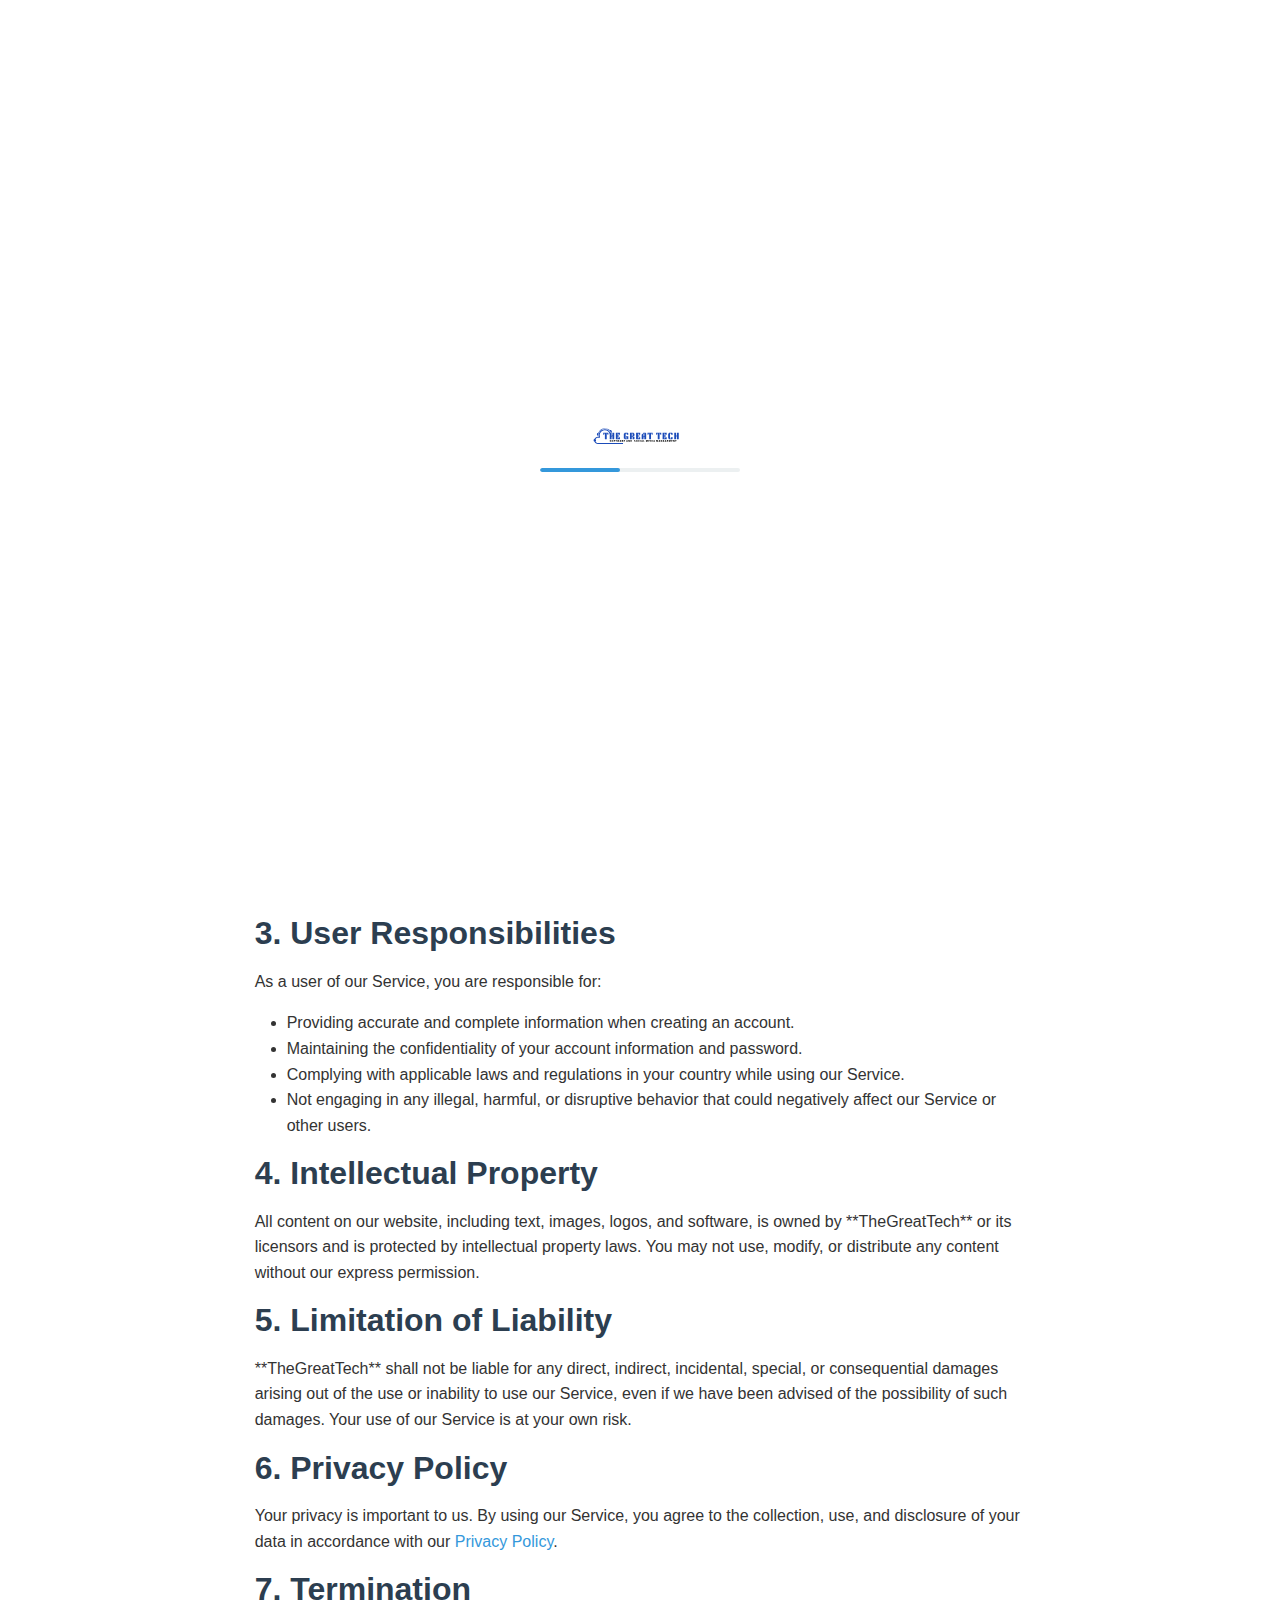
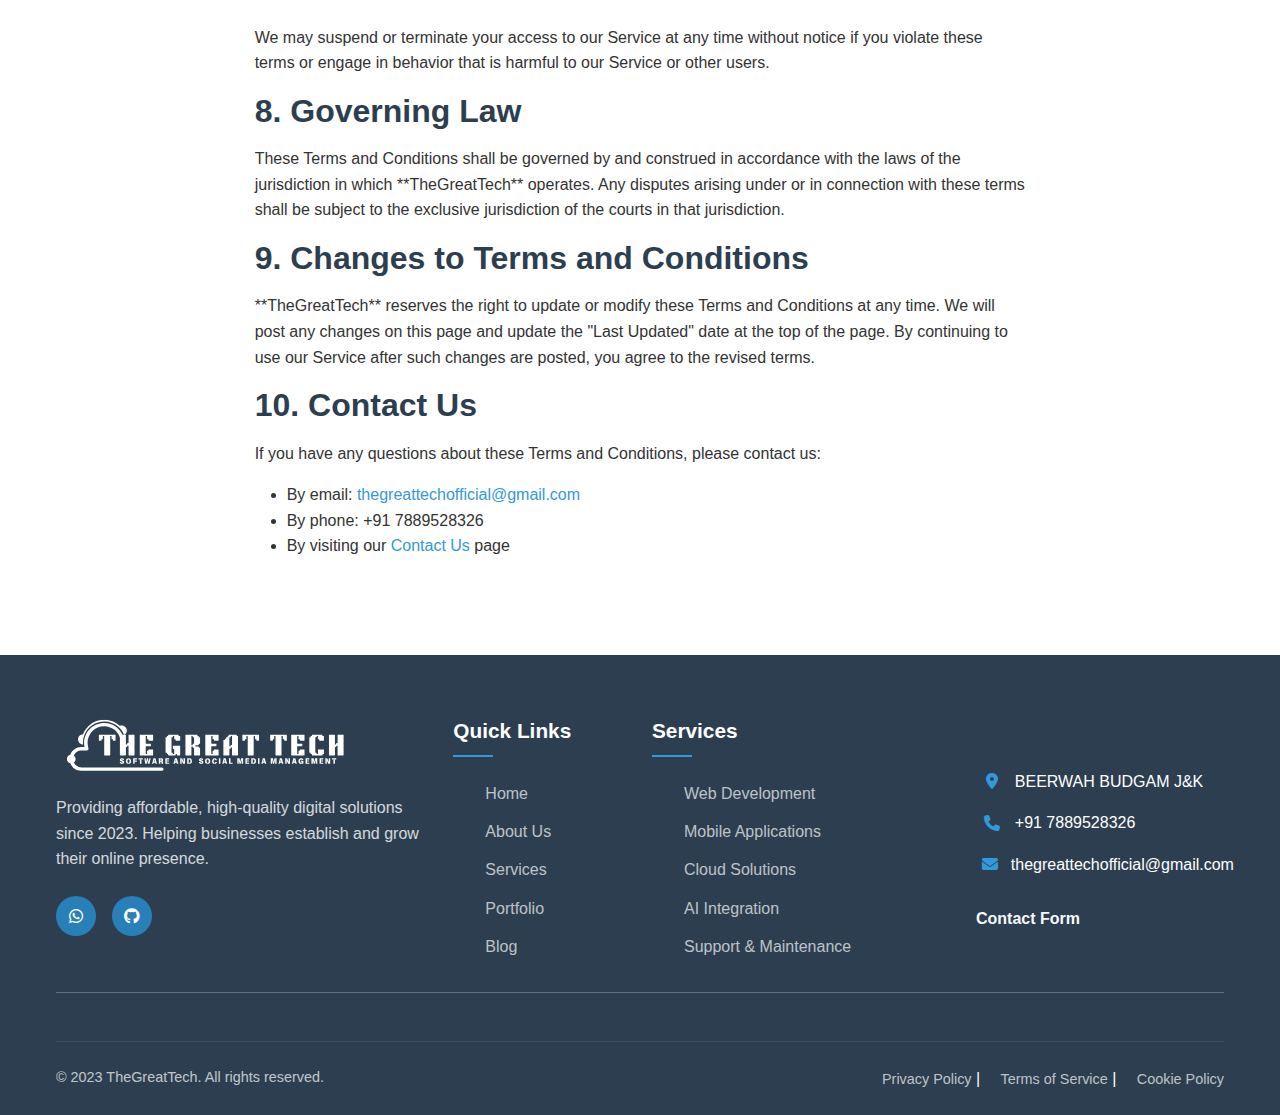
<file: terms.html>
<!DOCTYPE html>
<html lang="en">
<head>
    <meta charset="UTF-8">
    <meta name="viewport" content="width=device-width, initial-scale=1.0">
    <!-- Same head as index.html -->
    <title>Privacy Policy | TheGreatTech</title>
    <meta name="description" content="Read TheGreatTech's privacy policy to understand how we collect, use, and protect your data.">
</head>
<body>
    <!-- Preloader -->
    <div class="preloader">
        <div class="loader">
            <img src="assets/images/greattech_logo.svg" alt="TheGreatTech Logo">
            <div class="loading-bar"></div>
              <!-- Favicon -->
    <link rel="icon" type="image/svg+xml" href="assets/images/greattech_logo.svg">
    
    <!-- Bootstrap 5 -->
    <link href="https://cdn.jsdelivr.net/npm/bootstrap@5.3.0/dist/css/bootstrap.min.css" rel="stylesheet">
    
    <!-- Font Awesome -->
    <link rel="stylesheet" href="https://cdnjs.cloudflare.com/ajax/libs/font-awesome/6.4.0/css/all.min.css">
    
    <!-- AOS Animation -->
    <link href="https://unpkg.com/aos@2.3.1/dist/aos.css" rel="stylesheet">
    
    <!-- Custom CSS -->
    <link rel="stylesheet" href="assets/css/main.css">
    <link rel="stylesheet" href="assets/css/animations.css">
        </div>
    </div>

    <!-- Navigation -->
    <nav class="navbar navbar-expand-lg navbar-dark fixed-top">
        <div class="container">
            <a class="navbar-brand" href="index.html">
                <img src="assets/images/greattech_logo_white.svg" alt="TheGreatTech Logo" height="30">
                <!-- <span>TheGreatTech</span> -->
            </a>
            <button class="navbar-toggler" type="button" data-bs-toggle="collapse" data-bs-target="#navbarNav">
                <span class="navbar-toggler-icon"></span>
            </button>
            <div class="collapse navbar-collapse" id="navbarNav">
                <ul class="navbar-nav ms-auto">
                    <li class="nav-item"><a class="nav-link active" href="index.html">Home</a></li>
                    <li class="nav-item"><a class="nav-link" href="about.html">About</a></li>
                    <li class="nav-item dropdown">
                        <a class="nav-link dropdown-toggle" href="#" id="servicesDropdown"
                            data-bs-toggle="dropdown" aria-expanded="false">Services<i
                                class="fas fa-chevron-down small ms-1 "></i></a>

                        <div class="dropdown-menu ">
                            <a class="dropdown-item" href="services.html#web">Web Development</a>
                            <a class="dropdown-item" href="services.html#mobile">Mobile Apps</a>
                            <a class="dropdown-item" href="services.html#cloud">Cloud Solutions</a>
                            <a class="dropdown-item" href="services.html#ai">AI Integration</a>
                        </div>
                    </li>
                    <li class="nav-item"><a class="nav-link" href="portfolio.html">Portfolio</a></li>
                    <li class="nav-item"><a class="nav-link" href="blog.html">Blog</a></li>
                    <li class="nav-item"><a class="nav-link" href="contact.html">Contact</a></li>
                    <li class="nav-item"><a class="nav-link" href="careers.html">Careers</a></li>
                    <li class="nav-item"><a class="nav-link btn btn-primary" href="careers.html">We're Hiring!</a></li>
                </ul>
            </div>
        </div>
    </nav>

    <!-- Policy Hero -->
    <header class="page-hero policy-hero">
        <div class="container">
            <div class="row align-items-center">
                <div class="col-lg-8 mx-auto text-center" data-aos="fade-up">
                    <h1>Terms and Conditions</h1>
                    <p class="lead">Last updated: June 1, 2023</p>
                </div>
            </div>
        </div>
    </header>

  <!-- Terms and Service Content -->
<section class="section terms-content">
    <div class="container">
        <div class="row">
            <div class="col-lg-8 mx-auto">
                <div class="terms-section">
                    <h2>1. Introduction</h2>
                    <p>Welcome to **TheGreatTech**! These terms and conditions outline the rules and regulations for the use of our website and services. By accessing and using our website (the "Service"), you agree to comply with these terms and conditions. Please read them carefully.</p>
                </div>

                <div class="terms-section">
                    <h2>2. Services Provided</h2>
                    <p>**TheGreatTech** provides a variety of digital services, including but not limited to web development, mobile app development, cloud solutions, and AI integration. By using our Service, you agree that these services will be provided in accordance with our terms.</p>
                </div>

                <div class="terms-section">
                    <h2>3. User Responsibilities</h2>
                    <p>As a user of our Service, you are responsible for:</p>
                    <ul>
                        <li>Providing accurate and complete information when creating an account.</li>
                        <li>Maintaining the confidentiality of your account information and password.</li>
                        <li>Complying with applicable laws and regulations in your country while using our Service.</li>
                        <li>Not engaging in any illegal, harmful, or disruptive behavior that could negatively affect our Service or other users.</li>
                    </ul>
                </div>

                <div class="terms-section">
                    <h2>4. Intellectual Property</h2>
                    <p>All content on our website, including text, images, logos, and software, is owned by **TheGreatTech** or its licensors and is protected by intellectual property laws. You may not use, modify, or distribute any content without our express permission.</p>
                </div>

                <div class="terms-section">
                    <h2>5. Limitation of Liability</h2>
                    <p>**TheGreatTech** shall not be liable for any direct, indirect, incidental, special, or consequential damages arising out of the use or inability to use our Service, even if we have been advised of the possibility of such damages. Your use of our Service is at your own risk.</p>
                </div>

                <div class="terms-section">
                    <h2>6. Privacy Policy</h2>
                    <p>Your privacy is important to us. By using our Service, you agree to the collection, use, and disclosure of your data in accordance with our <a href="privacy.html">Privacy Policy</a>.</p>
                </div>

                <div class="terms-section">
                    <h2>7. Termination</h2>
                    <p>We may suspend or terminate your access to our Service at any time without notice if you violate these terms or engage in behavior that is harmful to our Service or other users.</p>
                </div>

                <div class="terms-section">
                    <h2>8. Governing Law</h2>
                    <p>These Terms and Conditions shall be governed by and construed in accordance with the laws of the jurisdiction in which **TheGreatTech** operates. Any disputes arising under or in connection with these terms shall be subject to the exclusive jurisdiction of the courts in that jurisdiction.</p>
                </div>

                <div class="terms-section">
                    <h2>9. Changes to Terms and Conditions</h2>
                    <p>**TheGreatTech** reserves the right to update or modify these Terms and Conditions at any time. We will post any changes on this page and update the "Last Updated" date at the top of the page. By continuing to use our Service after such changes are posted, you agree to the revised terms.</p>
                </div>

                <div class="terms-section">
                    <h2>10. Contact Us</h2>
                    <p>If you have any questions about these Terms and Conditions, please contact us:</p>
                    <ul>
                        <li>By email: <a href="mailto:thegreattechofficial@gmail.com">thegreattechofficial@gmail.com</a></li>
                        <li>By phone: +91 7889528326</li>
                        <li>By visiting our <a href="contact.html">Contact Us</a> page</li>
                    </ul>
                </div>
            </div>
        </div>
    </div>
</section>


    <footer class="footer">
        <div class="container">
            <div class="row">
                <div class="col-lg-4 footer-about">
                    <img src="assets/images/greattech_logo_white.svg" alt="TheGreatTech Logo" height="40">
                    <p>Providing affordable, high-quality digital solutions since 2023. Helping businesses establish and
                        grow their online presence.</p>
                    <div class="social-links">
                        <!-- <a href="https://wa.me/917889528326"><i class="fab fa-facebook-f"></i></a> -->
                        <a href="https://wa.me/917889528326"><i class="fab fa-whatsapp"></i></a>
                        <!-- <a href="https://wa.me/917889528326"><i class="fab fa-linkedin-in"></i></a> -->
                        <!-- <a href="https://wa.me/917889528326"><i class="fab fa-instagram"></i></a> -->
                        <a href="https://github.com/TheGreatTech"><i class="fab fa-github"></i></a>
                    </div>
                </div>
                <div class="col-lg-2 footer-links">
                    <h3>Quick Links</h3>
                    <ul>
                        <li><a href="index.html">Home</a></li>
                        <li><a href="about.html">About Us</a></li>
                        <li><a href="services.html">Services</a></li>
                        <li><a href="portfolio.html">Portfolio</a></li>
                        <li><a href="blog.html">Blog</a></li>
                    </ul>
                </div>
                <div class="col-lg-3 footer-links">
                    <h3>Services</h3>
                    <ul>
                        <li><a href="services.html#web">Web Development</a></li>
                        <li><a href="services.html#mobile">Mobile Applications</a></li>
                        <li><a href="services.html#cloud">Cloud Solutions</a></li>
                        <li><a href="services.html#ai">AI Integration</a></li>
                        <li><a href="services.html#support">Support & Maintenance</a></li>
                    </ul>
                </div>
                <div class="col-lg-3 footer-contact">
                    <h3>Contact Us</h3>
                    <ul>
                        <li><i class="fas fa-map-marker-alt"></i> BEERWAH BUDGAM J&K</li>
                        <li><i class="fas fa-phone"></i> +91 7889528326</li>
                        <li><i class="fas fa-envelope"></i> thegreattechofficial@gmail.com</li>
                    </ul>
                    <a href="contact.html" class="btn btn-outline-light">Contact Form</a>
                </div>
            </div>
            <hr>
            <div class="footer-bottom">
                <div class="row">
                    <div class="col-md-6">
                        <p>&copy; 2023 TheGreatTech. All rights reserved.</p>
                    </div>
                    <div class="col-md-6 text-md-end">
                        <a href="privacy.html">Privacy Policy</a> |
                        <a href="terms.html">Terms of Service</a> |
                        <a href="cookies.html">Cookie Policy</a>
                    </div>
                </div>
            </div>
        </div>
    </footer>

    <!-- Back to Top -->
    <a href="#top" class="back-to-top up"><i class="fas fa-arrow-up"></i></a>

    <!-- Scripts -->
    <script src="https://cdn.jsdelivr.net/npm/bootstrap@5.3.0/dist/js/bootstrap.bundle.min.js"></script>
    <script src="https://code.jquery.com/jquery-3.6.0.min.js"></script>
    <script src="https://unpkg.com/aos@2.3.1/dist/aos.js"></script>
    <script src="assets/js/main.js"></script>
    <script src="assets/js/form-handler.js"></script>
    <script src="assets/js/blog-loader.js"></script>
    <script>
        // Initialize AOS animation
        AOS.init({
            duration: 800,
            easing: 'ease-in-out',
            once: true
        });

          </script>
</body>
</html>
</file>
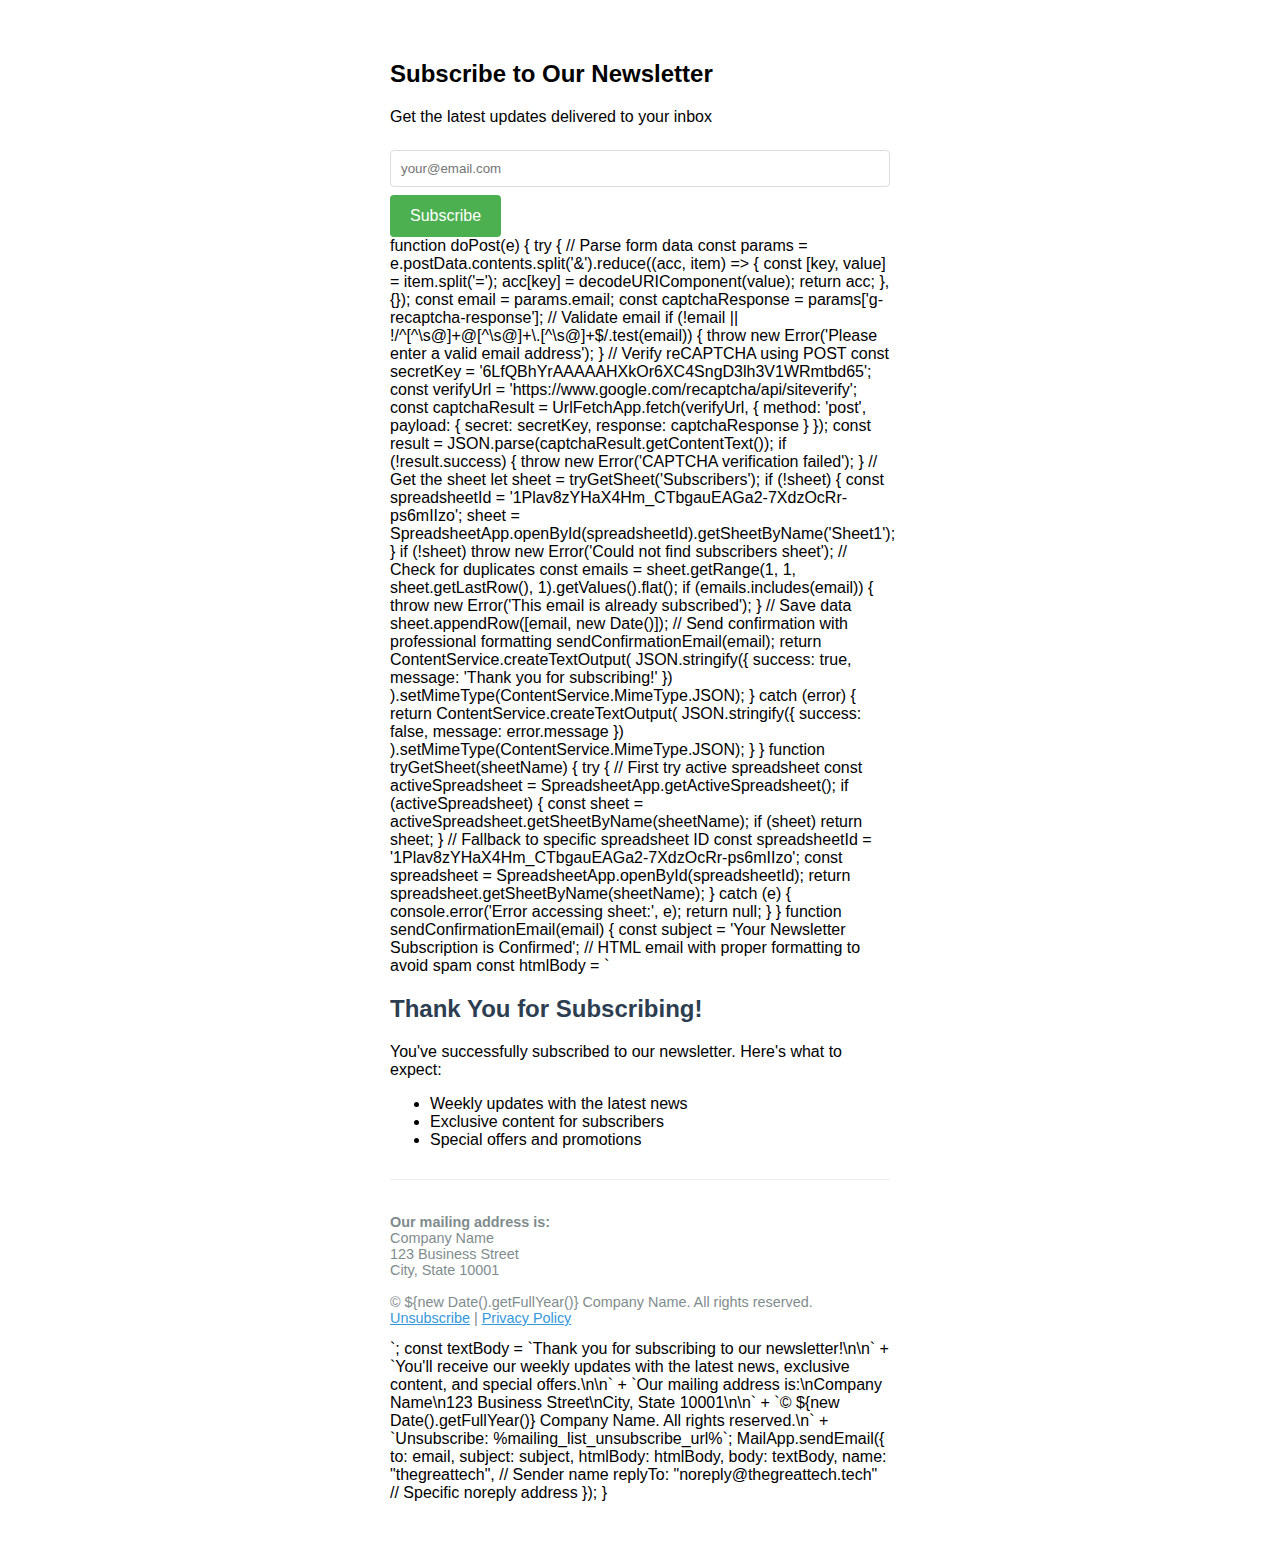
<file: test.html>
<!DOCTYPE html>
<html>
<head>
    <title>Newsletter Signup</title>
    <script src="https://www.google.com/recaptcha/api.js" async defer></script>
    <style>
        body { font-family: Arial, sans-serif; max-width: 500px; margin: 20px auto; padding: 20px; }
        #message { padding: 15px; margin: 15px 0; border-radius: 4px; display: none; }
        .success { background: #d4edda; color: #155724; border: 1px solid #c3e6cb; }
        .error { background: #f8d7da; color: #721c24; border: 1px solid #f5c6cb; }
        #loading { display: none; margin-left: 10px; }
        #captcha-container { margin: 15px 0; display: none; }
        input[type="email"] { 
            width: 100%; 
            padding: 10px; 
            margin: 8px 0; 
            box-sizing: border-box; 
            border: 1px solid #ddd;
            border-radius: 4px;
        }
        button { 
            background-color: #4CAF50; 
            color: white; 
            padding: 12px 20px; 
            border: none; 
            border-radius: 4px; 
            cursor: pointer; 
            font-size: 16px;
        }
        button:hover { background-color: #45a049; }
    </style>
</head>
<body>
    <h2>Subscribe to Our Newsletter</h2>
    <p>Get the latest updates delivered to your inbox</p>
    
    <form id="newsletter-form">
        <input type="email" id="email" placeholder="your@email.com" required>
        
        <!-- Hidden CAPTCHA until needed -->
        <div id="captcha-container">
            <div class="g-recaptcha" data-sitekey="6LfQBhYrAAAAAOXAVWuZZ0BX5DUcPlEoqLBsidQD"></div>
        </div>
        
        <button type="submit">Subscribe</button>
        <span id="loading">Sending...</span>
    </form>
    <div id="message"></div>

    <script>
        document.getElementById('newsletter-form').addEventListener('submit', async (e) => {
            e.preventDefault();
            
            const email = document.getElementById('email').value;
            const messageDiv = document.getElementById('message');
            const loading = document.getElementById('loading');
            const captchaContainer = document.getElementById('captcha-container');
            
            // First validate email format
            if (!/^[^\s@]+@[^\s@]+\.[^\s@]+$/.test(email)) {
                showMessage('Please enter a valid email address', false);
                return;
            }
            
            // Show CAPTCHA if not already shown
            if (captchaContainer.style.display === 'none' || !captchaContainer.style.display) {
                captchaContainer.style.display = 'block';
                showMessage('Please complete the CAPTCHA verification', false);
                return;
            }

            // Verify CAPTCHA
            const captchaResponse = grecaptcha.getResponse();
            if (!captchaResponse) {
                showMessage('Please complete the CAPTCHA verification', false);
                return;
            }

            // Show loading
            loading.style.display = 'inline';
            messageDiv.style.display = 'none';

            try {
                const response = await fetch('https://script.google.com/macros/s/AKfycbxVabLqODXwr9YqDr0RgaBx7jIXJs_oZgRelFMSmOcBLsg8rBCIeySGu6obHS6VoYq8nw/exec', {
                    method: 'POST',
                    headers: { 
                        'Content-Type': 'application/x-www-form-urlencoded',
                    },
                    body: `email=${encodeURIComponent(email)}&g-recaptcha-response=${encodeURIComponent(captchaResponse)}`
                });

                const result = await response.json();
                showMessage(result.message, result.success);
                if (result.success) {
                    e.target.reset();
                    grecaptcha.reset();
                    captchaContainer.style.display = 'none';
                }
            } catch (error) {
                showMessage('Failed to submit. Please try again.', false);
            } finally {
                loading.style.display = 'none';
            }
        });

        function showMessage(text, isSuccess) {
            const msg = document.getElementById('message');
            msg.textContent = text;
            msg.className = isSuccess ? 'success' : 'error';
            msg.style.display = 'block';
            
            // Scroll to message
            msg.scrollIntoView({ behavior: 'smooth', block: 'nearest' });
        }
    </script>
</body>
</html>




function doPost(e) {
    try {
      // Parse form data
      const params = e.postData.contents.split('&').reduce((acc, item) => {
        const [key, value] = item.split('=');
        acc[key] = decodeURIComponent(value);
        return acc;
      }, {});
      
      const email = params.email;
      const captchaResponse = params['g-recaptcha-response'];
  
      // Validate email
      if (!email || !/^[^\s@]+@[^\s@]+\.[^\s@]+$/.test(email)) {
        throw new Error('Please enter a valid email address');
      }
  
      // Verify reCAPTCHA using POST
      const secretKey = '6LfQBhYrAAAAAHXkOr6XC4SngD3lh3V1WRmtbd65';
      const verifyUrl = 'https://www.google.com/recaptcha/api/siteverify';
      
      const captchaResult = UrlFetchApp.fetch(verifyUrl, {
        method: 'post',
        payload: {
          secret: secretKey,
          response: captchaResponse
        }
      });
      
      const result = JSON.parse(captchaResult.getContentText());
      if (!result.success) {
        throw new Error('CAPTCHA verification failed');
      }
  
      // Get the sheet
      let sheet = tryGetSheet('Subscribers');
      if (!sheet) {
        const spreadsheetId = '1Plav8zYHaX4Hm_CTbgauEAGa2-7XdzOcRr-ps6mIIzo';
        sheet = SpreadsheetApp.openById(spreadsheetId).getSheetByName('Sheet1');
      }
      
      if (!sheet) throw new Error('Could not find subscribers sheet');
  
      // Check for duplicates
      const emails = sheet.getRange(1, 1, sheet.getLastRow(), 1).getValues().flat();
      if (emails.includes(email)) {
        throw new Error('This email is already subscribed');
      }
  
      // Save data
      sheet.appendRow([email, new Date()]);
      
      // Send confirmation with professional formatting
      sendConfirmationEmail(email);
      
      return ContentService.createTextOutput(
        JSON.stringify({ success: true, message: 'Thank you for subscribing!' })
      ).setMimeType(ContentService.MimeType.JSON);
      
    } catch (error) {
      return ContentService.createTextOutput(
        JSON.stringify({ success: false, message: error.message })
      ).setMimeType(ContentService.MimeType.JSON);
    }
  }
  
  function tryGetSheet(sheetName) {
    try {
      // First try active spreadsheet
      const activeSpreadsheet = SpreadsheetApp.getActiveSpreadsheet();
      if (activeSpreadsheet) {
        const sheet = activeSpreadsheet.getSheetByName(sheetName);
        if (sheet) return sheet;
      }
      
      // Fallback to specific spreadsheet ID
      const spreadsheetId = '1Plav8zYHaX4Hm_CTbgauEAGa2-7XdzOcRr-ps6mIIzo';
      const spreadsheet = SpreadsheetApp.openById(spreadsheetId);
      return spreadsheet.getSheetByName(sheetName);
      
    } catch (e) {
      console.error('Error accessing sheet:', e);
      return null;
    }
  }
  
  function sendConfirmationEmail(email) {
    const subject = 'Your Newsletter Subscription is Confirmed';
    
    // HTML email with proper formatting to avoid spam
    const htmlBody = `
      <div style="font-family: Arial, sans-serif; max-width: 600px; margin: 0 auto;">
        <h2 style="color: #2c3e50;">Thank You for Subscribing!</h2>
        <p>You've successfully subscribed to our newsletter. Here's what to expect:</p>
        <ul>
          <li>Weekly updates with the latest news</li>
          <li>Exclusive content for subscribers</li>
          <li>Special offers and promotions</li>
        </ul>
        
        <div style="margin-top: 30px; padding-top: 20px; border-top: 1px solid #eee;">
          <p style="font-size: 0.9em; color: #7f8c8d;">
            <strong>Our mailing address is:</strong><br>
            Company Name<br>
            123 Business Street<br>
            City, State 10001<br><br>
            
            &copy; ${new Date().getFullYear()} Company Name. All rights reserved.<br>
            <a href="%mailing_list_unsubscribe_url%" style="color: #3498db;">Unsubscribe</a> | 
            <a href="https://yourwebsite.com/privacy" style="color: #3498db;">Privacy Policy</a>
          </p>
        </div>
      </div>
    `;
    
    const textBody = `Thank you for subscribing to our newsletter!\n\n` +
      `You'll receive our weekly updates with the latest news, exclusive content, and special offers.\n\n` +
      `Our mailing address is:\nCompany Name\n123 Business Street\nCity, State 10001\n\n` +
      `© ${new Date().getFullYear()} Company Name. All rights reserved.\n` +
      `Unsubscribe: %mailing_list_unsubscribe_url%`;
    
    MailApp.sendEmail({
      to: email,
      subject: subject,
      htmlBody: htmlBody,
      body: textBody,
      name: "thegreattech",  // Sender name
      replyTo: "noreply@thegreattech.tech"  // Specific noreply address
    });
  }
</file>
<file: assets/css/main.css>
/* ======================
   Base Styles 
   ====================== */
:root {
    --primary: #2c3e50;
    --secondary: #3498db;
    --accent: #e74c3c;
    --light: #ecf0f1;
    --dark: #2c3e50;
    --text: #333;
    --text-light: #7f8c8d;
    --white: #fff;
    --black: #000;
    --success: #27ae60;
    --warning: #f39c12;
    --danger: #e74c3c;
    --gray: #95a5a6;
    --gray-light: #bdc3c7;
    --gray-dark: #34495e;
}

* {
    margin: 0;
    padding: 0;
    box-sizing: border-box;
}

body {
    font-family: 'Segoe UI', Tahoma, Geneva, Verdana, sans-serif;
    line-height: 1.6;
    color: var(--text);
    background-color: var(--white);
    overflow-x: hidden;
    padding-top: 80px;
    /* Account for fixed navbar */
}

h1,
h2,
h3,
h4,
h5,
h6 {
    font-weight: 700;
    line-height: 1.2;
    margin-bottom: 1rem;
    color: var(--dark);
}

a {
    text-decoration: none;
    color: var(--secondary);
    transition: all 0.3s ease;
}

a:hover {
    color: var(--accent);
}

img {
    max-width: 100%;
    height: auto;
}

.btn {
    display: inline-block;
    padding: 0.75rem 1.5rem;
    border-radius: 4px;
    font-weight: 600;
    text-align: center;
    transition: all 0.3s ease;
    border: 2px solid transparent;
}

.btn-primary {
    background-color: var(--secondary);
    color: var(--white);
    border-color: var(--secondary);
}

.btn-primary:hover {
    background-color: transparent;
    color: var(--secondary);
}

.btn-outline-primary {
    background-color: transparent;
    color: var(--secondary);
    border-color: var(--secondary);
}

.btn-outline-primary:hover {
    background-color: var(--secondary);
    color: var(--white);
}

.container {
    width: 100%;
    max-width: 1200px;
    margin: 0 auto;
    padding: 0 1rem;
}

.section {
    padding: 5rem 0;
}

.section-header {
    text-align: center;
    margin-bottom: 3rem;
    color: #000;
}

.section-header h2 {
    font-size: 2.5rem;
    position: relative;
    display: inline-block;
    padding-bottom: 1rem;
    color: #000;
}

.section-header h2::after {
    content: '';
    position: absolute;
    bottom: 0;
    left: 50%;
    transform: translateX(-50%);
    width: 80px;
    height: 3px;
    background-color: var(--secondary);
}

.section-header p {
    font-size: 1.1rem;
    color: var(--text-light);
    max-width: 700px;
    margin: 0 auto;
}

/* ======================
   Navigation Styles 
   ====================== */
.navbar {
    padding: 1.5rem 0;
    transition: all 0.3s ease;
    position: fixed;
    top: 0;
    left: 0;
    width: 100%;
    z-index: 1000;
    background-color: transparent;
}

.navbar.scrolled {
    padding: 0.75rem 0;
    background-color: rgba(44, 62, 80, 0.95) !important;
    backdrop-filter: blur(10px);
    box-shadow: 0 5px 20px rgba(0, 0, 0, 0.1);
}

.navbar-brand {
    display: flex;
    align-items: center;
    font-weight: 700;
    font-size: 1.5rem;
    color: var(--white);
    transition: all 0.3s ease;
}

.navbar-brand img {
    margin-right: 0.5rem;
    height: 40px;
    transition: all 0.3s ease;
}

.navbar-brand span {
    margin-left: 0.5rem;
}

.navbar-nav {
    align-items: center;
}

.nav-link {
    padding: 0.5rem 1rem !important;
    font-weight: 600;
    color: var(--white) !important;
    position: relative;
    transition: all 0.3s ease;
}

.nav-link::after {
    content: '';
    position: absolute;
    bottom: 0;
    left: 1rem;
    width: calc(100% - 2rem);
    height: 2px;
    background-color: var(--secondary);
    transform: scaleX(0);
    transform-origin: right;
    transition: transform 0.3s ease;
}

.nav-link:hover::after,
.nav-link.active::after {
    transform: scaleX(1);
    transform-origin: left;
}

.navbar .dropdown-menu {
    border: none;
    border-radius: 8px;
    padding: 0.5rem 0;
    background-color: rgba(44, 62, 80, 0.95);
    box-shadow: 0 10px 30px rgba(0, 0, 0, 0.1);
    color: var(--secondary);
    
}

.dropdown-item {
    color: var(--white);
    padding: 0.5rem 1.5rem;
    transition: all 0.3s ease;
}

.dropdown-item:hover,
.dropdown-item:focus {
    background-color: var(--secondary);
    color: var(--white);
}


.nav-link.dropdown-toggle:hover::after,
.nav-link.dropdown-toggle.active::after {
    /* transform-origin: left;  */
    color: var(--secondary);  
   border: 2px;
  
}
.navbar-toggler {
    border: none;
    padding: 0.5rem;
    color: var(--white);
    font-size: 1.5rem;
    transition: all 0.3s ease;
}

.navbar-toggler:focus {
    box-shadow: none;
    outline: none;
}

.navbar-toggler-icon {
    background-image: none;
    position: relative;
    width: 24px;
    height: 2px;
    background-color: var(--white);
    transition: all 0.3s ease;
}

.navbar-toggler-icon::before,
.navbar-toggler-icon::after {
    content: '';
    position: absolute;
    left: 0;
    width: 24px;
    height: 2px;
    background-color: var(--white);
    transition: all 0.3s ease;
}

.navbar-toggler-icon::before {
    transform: translateY(-8px);
}

.navbar-toggler-icon::after {
    transform: translateY(8px);
}

.navbar-toggler[aria-expanded="true"] .navbar-toggler-icon {
    background-color: transparent;
}

.navbar-toggler[aria-expanded="true"] .navbar-toggler-icon::before {
    transform: rotate(45deg);
}

.navbar-toggler[aria-expanded="true"] .navbar-toggler-icon::after {
    transform: rotate(-45deg);
}

@media (max-width: 991.98px) {
    .navbar-collapse {
        position: fixed;
        top: 80px;
        left: 0;
        width: 100%;
        padding: 1rem;
        background-color: rgba(44, 62, 80, 0.98);
        backdrop-filter: blur(10px);
        box-shadow: 0 10px 30px rgba(0, 0, 0, 0.1);
        max-height: calc(100vh - 80px);
        overflow-y: auto;
        transition: all 0.4s ease;
        transform: translateY(-20px);
        opacity: 0;
        visibility: hidden;
    }

    .navbar-collapse.show {
        transform: translateY(0);
        opacity: 1;
        visibility: visible;
    }

    .nav-item {
        margin: 0.5rem 0;
    }

    .nav-link {
        padding: 0.75rem 1rem !important;
    }

    .nav-link::after {
        display: none;
    }

    .dropdown-menu {
        background-color: rgba(255, 255, 255, 0.05) !important;
        margin-left: 1rem;
        border-left: 2px solid var(--secondary) !important;
    }

    .navbar .btn {
        margin-left: 0 !important;
        margin-top: 1rem;
        display: block;
        width: 100%;
    }
}

@media (max-width: 767.98px) {
    .navbar-brand img {
        height: 30px;
    }

    .navbar-brand span {
        font-size: 1.25rem;
    }

    .navbar-collapse {
        top: 70px;
    }
}

@media (max-width: 575.98px) {
    .navbar {
        padding: 1rem 0;
    }

    .navbar-brand span {
        display: none;
    }
}

/* ======================
   Hero Section 
   ====================== */
.hero {
    position: relative;
    min-height: 100vh;
    display: flex;
    align-items: center;
    background: linear-gradient(rgba(0, 0, 0, 0.7), rgba(0, 0, 0, 0.7)), url('../images/herohome.jpg') no-repeat center center/cover;
    color: var(--white);
    padding: 8rem 0;
    margin-top: -80px;
    /* Offset fixed navbar */
}

.hero h1 {
    font-size: 3.5rem;
    margin-bottom: 1.5rem;
    color: var(--white);
}

.hero p.lead {
    font-size: 1.5rem;
    margin-bottom: 2rem;
    opacity: 0.9;
}

.hero-buttons .btn {
    margin-right: 1rem;
    margin-bottom: 1rem;
}

.scroll-down {
    position: absolute;
    bottom: 2rem;
    left: 50%;
    transform: translateX(-50%);
    animation: bounce 2s infinite;
}

.scroll-down a {
    color: var(--white);
    font-size: 1.5rem;
}

@keyframes bounce {

    0%,
    20%,
    50%,
    80%,
    100% {
        transform: translateY(0) translateX(-50%);
    }

    40% {
        transform: translateY(-20px) translateX(-50%);
    }

    60% {
        transform: translateY(-10px) translateX(-50%);
    }
}

/* ======================
   Services 
   ====================== */
.service-card {
    background-color: var(--white);
    border-radius: 8px;
    padding: 2rem;
    margin-bottom: 2rem;
    box-shadow: 0 5px 15px rgba(0, 0, 0, 0.05);
    transition: all 0.3s ease;
    height: 100%;
}

.service-card:hover {
    transform: translateY(-10px);
    box-shadow: 0 15px 30px rgba(0, 0, 0, 0.1);
}

.service-icon {
    width: 70px;
    height: 70px;
    background-color: rgba(52, 152, 219, 0.1);
    border-radius: 50%;
    display: flex;
    align-items: center;
    justify-content: center;
    margin-bottom: 1.5rem;
    color: var(--secondary);
    font-size: 1.8rem;
}

.service-card h3 {
    font-size: 1.5rem;
    margin-bottom: 1rem;
}

.read-more {
    display: inline-flex;
    align-items: center;
    font-weight: 600;
    margin-top: 1rem;
}

.read-more i {
    margin-left: 0.5rem;
    transition: transform 0.3s ease;
}

.read-more:hover i {
    transform: translateX(5px);
}

/* ======================
   About Us 
   ====================== */
.feature-list {
    list-style: none;
    margin: 1.5rem 0;
}

.feature-list li {
    margin-bottom: 0.8rem;
    display: flex;
    align-items: center;
}

.feature-list i {
    color: var(--secondary);
    margin-right: 0.8rem;
    font-size: 1.2rem;
}

/* ======================
   Portfolio 
   ====================== */
.portfolio-card {
    position: relative;
    border-radius: 8px;
    overflow: hidden;
    margin-bottom: 1.5rem;
}

.portfolio-overlay {
    position: absolute;
    top: 0;
    left: 0;
    width: 100%;
    height: 100%;
    background: rgba(52, 152, 219, 0.9);
    color: var(--white);
    display: flex;
    flex-direction: column;
    justify-content: center;
    align-items: center;
    opacity: 0;
    transition: opacity 0.3s ease;
    padding: 2rem;
    text-align: center;
}

.portfolio-card:hover .portfolio-overlay {
    opacity: 1;
}

.portfolio-overlay h3 {
    color: var(--white);
}

/* ======================
   Testimonials 
   ====================== */
.testimonial-card {
    background-color: var(--white);
    border-radius: 8px;
    padding: 2rem;
    box-shadow: 0 5px 15px rgba(0, 0, 0, 0.05);
    margin-bottom: 2rem;
    height: 100%;
}

.testimonial-content {
    position: relative;
    padding-bottom: 1.5rem;
    margin-bottom: 1.5rem;
    color: var(--dark);
}

.testimonial-content::after {
    content: '"';
    position: absolute;
    bottom: 0;
    left: 0;
    font-size: 4rem;
    color: rgba(52, 152, 219, 0.1);
    line-height: 1;
}

.testimonial-author {
    display: flex;
    align-items: center;
}

.testimonial-author img {
    width: 60px;
    height: 60px;
    border-radius: 50%;
    margin-right: 1rem;
    object-fit: cover;
}

.testimonial-author h4 {
    margin-bottom: 0.2rem;
    color: var(--dark);
}

.testimonial-author span {
    color: var(--text-light);
    font-size: 0.9rem;
}

/* ======================
   Tech Stack 
   ====================== */
.tech-grid {
    display: grid;
    grid-template-columns: repeat(auto-fill, minmax(120px, 1fr));
    gap: 1.5rem;
    margin-top: 2rem;
}

.tech-item {
    background-color: var(--white);
    border-radius: 8px;
    padding: 1.5rem;
    display: flex;
    flex-direction: column;
    align-items: center;
    justify-content: center;
    box-shadow: 0 5px 15px rgba(0, 0, 0, 0.05);
    transition: all 0.3s ease;
}

.tech-item:hover {
    transform: translateY(-5px);
    box-shadow: 0 10px 25px rgba(0, 0, 0, 0.1);
}

.tech-item img {
    width: 50px;
    height: 50px;
    margin-bottom: 1rem;
}

.tech-item span {
    font-weight: 600;
    text-align: center;
}

/* ======================
   CTA Section 
   ====================== */
.cta {
    background-color: var(--secondary);
    color: var(--white);
}

.cta h2 {
    color: var(--white);
}

/* ======================
   Blog 
   ====================== */
.blog-card {
    background-color: var(--white);
    border-radius: 8px;
    overflow: hidden;
    box-shadow: 0 5px 15px rgba(0, 0, 0, 0.05);
    transition: all 0.3s ease;
    margin-bottom: 2rem;
    height: 100%;
}

.blog-card:hover {
    transform: translateY(-10px);
    box-shadow: 0 15px 30px rgba(0, 0, 0, 0.1);
}

.blog-image {
    position: relative;
}

.blog-date {
    position: absolute;
    bottom: 20px;
    left: 20px;
    background-color: var(--secondary);
    color: var(--white);
    padding: 0.5rem 1rem;
    border-radius: 4px;
    font-weight: 600;
}

.blog-content {
    padding: 1.5rem;
}

.blog-content h3 a {
    color: var(--dark);
}

.blog-content h3 a:hover {
    color: var(--secondary);
}

.post-meta {
    display: flex;
    flex-wrap: wrap;
    margin-bottom: 1rem;
    font-size: 0.9rem;
    color: var(--text-light);
}

.post-meta span {
    margin-right: 1rem;
    display: flex;
    align-items: center;
}

.post-meta i {
    margin-right: 0.3rem;
}

/* ======================
   Sidebar 
   ====================== */
.sidebar-widget {
    background-color: var(--white);
    border-radius: 8px;
    padding: 1.5rem;
    margin-bottom: 2rem;
    box-shadow: 0 5px 15px rgba(0, 0, 0, 0.05);
}

.sidebar-widget h3 {
    font-size: 1.3rem;
    margin-bottom: 1.5rem;
    padding-bottom: 0.8rem;
    border-bottom: 1px solid var(--gray-light);
}

.category-list {
    list-style: none;
}

.category-list li {
    margin-bottom: 0.5rem;
}

.category-list a {
    display: block;
    padding: 0.5rem 0;
    color: var(--text);
    transition: all 0.3s ease;
}

.category-list a:hover {
    color: var(--secondary);
    padding-left: 0.5rem;
}

.popular-post {
    display: flex;
    margin-bottom: 1rem;
    padding-bottom: 1rem;
    border-bottom: 1px solid var(--gray-light);
}

.popular-post:last-child {
    margin-bottom: 0;
    padding-bottom: 0;
    border-bottom: none;
}

.popular-post img {
    width: 70px;
    height: 70px;
    object-fit: cover;
    border-radius: 4px;
    margin-right: 1rem;
}

.popular-post h4 {
    font-size: 1rem;
    margin-bottom: 0.3rem;
}

.popular-post h4 a {
    color: var(--dark);
}

.popular-post h4 a:hover {
    color: var(--secondary);
}

.popular-post span {
    font-size: 0.8rem;
    color: var(--text-light);
}

.tag-cloud {
    display: flex;
    flex-wrap: wrap;
    gap: 0.5rem;
}

.tag-cloud a {
    display: inline-block;
    padding: 0.3rem 0.8rem;
    background-color: var(--light);
    color: var(--text);
    border-radius: 4px;
    font-size: 0.8rem;
    transition: all 0.3s ease;
}

.tag-cloud a:hover {
    background-color: var(--secondary);
    color: var(--white);
}

/* ======================
   Footer 
   ====================== */
.footer {
    background-color: var(--dark);
    color: var(--white);
    padding: 4rem 0 0;
}

.footer-about img {
    margin-bottom: 1.5rem;
}

.footer-about p {
    margin-bottom: 1.5rem;
    opacity: 0.8;
}

.social-links {
    display: flex;
    gap: 1rem;
}

.social-links a {
    display: flex;
    align-items: center;
    justify-content: center;
    width: 40px;
    height: 40px;
    border-radius: 50%;
    background-color: rgba(255, 255, 255, 0.1);
    color: var(--white);
    transition: all 0.3s ease;
    background-color: #2980b9;
}

.social-links a:hover {
    background-color: var(--secondary);
    transform: translateY(-3px);
}

.footer-links h3 {
    color: var(--white);
    font-size: 1.3rem;
    margin-bottom: 1.5rem;
    position: relative;
    padding-bottom: 0.8rem;
}

.footer-links h3::after {
    content: '';
    position: absolute;
    bottom: 0;
    left: 0;
    width: 40px;
    height: 2px;
    background-color: var(--secondary);
}

.footer-links ul {
    list-style: none;
}

.footer-links li {
    margin-bottom: 0.8rem;
}

.footer-links a {
    color: rgba(255, 255, 255, 0.7);
    transition: all 0.3s ease;
}

.footer-links a:hover {
    color: var(--white);
    padding-left: 0.3rem;
}

.footer-contact ul {
    list-style: none;
}

.footer-contact li {
    margin-bottom: 1rem;
    display: flex;
    align-items: center;
}

.footer-contact i {
    margin-right: 0.8rem;
    color: var(--secondary);
    width: 20px;
    text-align: center;
}

.footer-bottom {
    padding: 1.5rem 0;
    margin-top: 3rem;
    border-top: 1px solid rgba(255, 255, 255, 0.1);
}

.footer-bottom p {
    opacity: 0.7;
    font-size: 0.9rem;
    margin-bottom: 0;
}

.footer-bottom a {
    color: rgba(255, 255, 255, 0.7);
    margin-left: 1rem;
    font-size: 0.9rem;
    transition: all 0.3s ease;
}

.footer-bottom a:hover {
    color: var(--white);
}

/* ======================
   Back to Top 
   ====================== */
.back-to-top {
    position: fixed;
    bottom: 2rem;
    right: 2rem;
    width: 50px;
    height: 50px;
    background-color: var(--secondary);
    color: var(--white);
    border-radius: 50%;
    display: flex;
    align-items: center;
    justify-content: center;
    font-size: 1.2rem;
    opacity: 0;
    visibility: hidden;
    transition: all 0.3s ease;
    z-index: 999;
}

.back-to-top.active {
    opacity: 1;
    visibility: visible;
}

.back-to-top:hover {
    background-color: var(--dark);
    transform: translateY(-5px);
}

/* ======================
   Preloader 
   ====================== */
.preloader {
    position: fixed;
    top: 0;
    left: 0;
    width: 100%;
    height: 100%;
    background-color: var(--white);
    display: flex;
    align-items: center;
    justify-content: center;
    z-index: 9999;
    transition: opacity 0.5s ease;
}

.preloader.fade-out {
    opacity: 0;
}

.loader {
    text-align: center;
}

.loader img {
    width: 100px;
    margin-bottom: 1.5rem;
    animation: pulse 1.5s infinite;
}

.loading-bar {
    width: 200px;
    height: 4px;
    background-color: var(--light);
    border-radius: 2px;
    margin: 0 auto;
    position: relative;
    overflow: hidden;
}

.loading-bar::after {
    content: '';
    position: absolute;
    top: 0;
    left: 0;
    width: 40%;
    height: 100%;
    background-color: var(--secondary);
    border-radius: 2px;
    animation: loading 2s infinite ease-in-out;
}

@keyframes loading {
    0% {
        left: -40%;
    }

    100% {
        left: 100%;
    }
}

@keyframes pulse {
    0% {
        transform: scale(1);
    }

    50% {
        transform: scale(1.1);
    }

    100% {
        transform: scale(1);
    }
}

/* ======================
   Responsive Styles 
   ====================== */
@media (max-width: 992px) {
    .hero h1 {
        font-size: 2.8rem;
    }

    .section {
        padding: 4rem 0;
    }
}

@media (max-width: 768px) {
    .hero {
        padding: 6rem 0;
        text-align: center;
    }

    .hero h1 {
        font-size: 2.5rem;
    }

    .hero p.lead {
        font-size: 1.2rem;
    }

    .hero-buttons .btn {
        display: block;
        width: 100%;
        margin-right: 0;
    }

    .section-header h2 {
        font-size: 2rem;
    }

    .footer-about {
        margin-bottom: 2rem;
    }
}

@media (max-width: 576px) {
    .hero h1 {
        font-size: 2rem;
    }

    .section {
        padding: 3rem 0;
    }

    .section-header h2 {
        font-size: 1.8rem;
    }

    .navbar-brand span {
        display: none;
    }
}

/* ======================
   Dark Mode Styles 
   ====================== */
.dark-mode {
    background-color: #121212;
    color: #e0e0e0;
}

.dark-mode body {
    background-color: #121212;
    color: #e0e0e0;
}

.dark-mode h1,
.dark-mode h2,
.dark-mode h3,
.dark-mode h4,
.dark-mode h5,
.dark-mode h6 {
    color: #ffffff;
}

.dark-mode p,
.dark-mode li,
.dark-mode span,
.dark-mode .text-light,
.dark-mode .text-muted {
    color: #e3dddd !important;
}

.dark-mode a:not(.btn) {
    color: #f3f3f3;

}


.dark-mode a:not(.btn):hover {
    color: #2980b9;
}

.dark-mode .up {
    color: #000;
    background-color: var(--dark);
}


.dark-mode .navbar.scrolled {
    background-color: rgba(30, 30, 30, 0.98) !important;
}

.dark-mode .service-card,
.dark-mode .testimonial-card,
.dark-mode .blog-card,
.dark-mode .sidebar-widget,
.dark-mode .value-card,
.dark-mode .team-info,
.dark-mode .timeline-content,
.dark-mode .portfolio-item,
.dark-mode .position-card,
.dark-mode .benefit-card,
.dark-mode .form-container,
.dark-mode .contact-info,
.dark-mode .contact-form,
.dark-mode .tech-item,
.dark-mode .quote-form {
    background-color: #1e1e1e;
    box-shadow: 0 5px 15px rgba(0, 0, 0, 0.3);
    color: #e0e0e0;
}


.dark-mode .service-card h3,
.dark-mode .testimonial-card h4,
.dark-mode .blog-card h3,
.dark-mode .value-card h3,
.dark-mode .team-info h3,
.dark-mode .position-card h3 {
    color: #ffffff;
}

.dark-mode .footer {
    background-color: #0a0a0a;
}

.dark-mode .footer-links a,
.dark-mode .footer-bottom a {
    color: rgba(255, 255, 255, 0.7);
}

.dark-mode .footer-links a:hover,
.dark-mode .footer-bottom a:hover {
    color: var(--white);
}

.dark-mode .dropdown-menu {
    background-color: #1e1e1e !important;
    border: 1px solid rgba(255, 255, 255, 0.1);
}

.dark-mode .dropdown-item {
    color: rgba(255, 255, 255, 0.8);
}

.dark-mode .dropdown-item:hover,
.dark-mode .dropdown-item:focus {
    background-color: var(--secondary);
    color: var(--white);
}

.dark-mode .form-control {
    background-color: #2d2d2d;
    border-color: #444;
    color: var(--white);
}

.dark-mode .form-control:focus {
    background-color: #2d2d2d;
    border-color: var(--secondary);
    color: var(--white);
    box-shadow: 0 0 0 0.25rem rgba(52, 152, 219, 0.25);
}

.dark-mode .post-meta,
.dark-mode .post-meta span,
.dark-mode .position-meta,
.dark-mode .position-meta span {
    color: rgba(255, 255, 255, 0.7) !important;
}

.dark-mode .portfolio-overlay,
.dark-mode .team-social {
    background: rgba(52, 152, 219, 0.95);
}

.dark-mode .timeline-content::before {
    background-color: #1e1e1e;
}

.dark-mode .feature-list li,
.dark-mode .service-features li {
    color: #e0e0e0;
}

.dark-mode .section-header p {
    color: rgba(255, 255, 255, 0.7);
}

/* Ensure all buttons remain visible in both modes */
.dark-mode .btn-primary {
    background-color: var(--secondary);
    color: var(--white);
    border-color: var(--secondary);
}

.dark-mode .btn-primary:hover {
    background-color: transparent;
    color: var(--secondary);
}

.dark-mode .btn-outline-primary {
    background-color: transparent;
    color: var(--secondary);
    border-color: var(--secondary);
}

.dark-mode .btn-outline-primary:hover {
    background-color: var(--secondary);
    color: var(--white);
}

/* Fix navbar brand text visibility */
.dark-mode .navbar-brand {
    color: var(--white) !important;
}

/* Fix text in cards and other elements */
.dark-mode .card,
.dark-mode .card-body {
    background-color: #1e1e1e;
    color: #e0e0e0;
}

.dark-mode .card-title,
.dark-mode .card-text {
    color: #ffffff;
}

/* Fix table colors */
.dark-mode table {
    color: #e0e0e0;
}

.dark-mode .table th,
.dark-mode .table td {
    border-color: #444;
}

.dark-mode .table-striped tbody tr:nth-of-type(odd) {
    background-color: rgba(255, 255, 255, 0.05);
}

/* Fix modal colors */
.dark-mode .modal-content {
    background-color: #1e1e1e;
    color: #e0e0e0;
}

.dark-mode .modal-header,
.dark-mode .modal-footer {
    border-color: #444;
}

.dark-mode .close {
    color: #ffffff;
    text-shadow: 0 1px 0 #000;
}

/* Fix list group items */
.dark-mode .list-group-item {
    background-color: #1e1e1e;
    border-color: #444;
    color: #e0e0e0;
}

.dark-mode .list-group-item-action:hover {
    background-color: #2d2d2d;
}

/* Fix pagination */
.dark-mode .page-link {
    background-color: #1e1e1e;
    border-color: #444;
    color: #e0e0e0;
}

.dark-mode .page-item.disabled .page-link {
    background-color: #1e1e1e;
    color: #6c757d;
}

.dark-mode .page-item.active .page-link {
    background-color: var(--secondary);
    border-color: var(--secondary);
}

/* Fix tooltips */
.dark-mode .tooltip-inner {
    background-color: #333;
}

.dark-mode .bs-tooltip-auto[data-popper-placement^=top] .tooltip-arrow::before,
.dark-mode .bs-tooltip-top .tooltip-arrow::before {
    border-top-color: #333;
}

/* Fix popovers */
.dark-mode .popover {
    background-color: #1e1e1e;
    border-color: #444;
}

.dark-mode .popover-header {
    background-color: #2d2d2d;
    border-bottom-color: #444;
    color: #ffffff;
}

.dark-mode .popover-body {
    color: #e0e0e0;
}

.dark-mode .bs-popover-auto[data-popper-placement^=top]>.popover-arrow::before,
.dark-mode .bs-popover-top>.popover-arrow::before {
    border-top-color: #444;
}

/* Fix breadcrumbs */
.dark-mode .breadcrumb {
    background-color: #2d2d2d;
}

.dark-mode .breadcrumb-item.active {
    color: #e0e0e0;
}

/* Fix alerts */
.dark-mode .alert {
    background-color: #2d2d2d;
    border-color: #444;
    color: #e0e0e0;
}

/* Fix badges */
.dark-mode .badge {
    color: #ffffff;
}

/* Fix progress bars */
.dark-mode .progress {
    background-color: #2d2d2d;
}

/* Fix accordion */
.dark-mode .accordion-button {
    background-color: #1e1e1e;
    color: #ffffff;
}

.dark-mode .accordion-button:not(.collapsed) {
    background-color: #2d2d2d;
    color: #ffffff;
}

.dark-mode .accordion-body {
    background-color: #1e1e1e;
    color: #e0e0e0;
}

.dark-mode .accordion-item {
    border-color: #444;
}

/* Fix carousel controls */
.dark-mode .carousel-control-prev-icon,
.dark-mode .carousel-control-next-icon {
    filter: invert(1);
}




/* ======================
Contact Page Styles
====================== */
.contact-hero {
    background-image: linear-gradient(rgba(0, 0, 0, 0.7), rgba(0, 0, 0, 0.7)),
         url('../images/hero3.jpg');
}

.contact-section {
    padding: 5rem 0;
}

.contact-info {
    padding: 2rem;
    background-color: var(--white);
    border-radius: 8px;
    box-shadow: 0 5px 15px rgba(0, 0, 0, 0.05);
    height: 100%;
}

.contact-method {
    display: flex;
    margin-bottom: 2rem;
}

.contact-icon {
    width: 50px;
    height: 50px;
    background-color: rgba(52, 152, 219, 0.1);
    border-radius: 50%;
    display: flex;
    align-items: center;
    justify-content: center;
    color: var(--secondary);
    font-size: 1.2rem;
    margin-right: 1rem;
    flex-shrink: 0;
}

.contact-details h3 {
    margin-bottom: 0.5rem;
    color: var(--dark);
}

.contact-form {
    padding: 2rem;
    background-color: var(--white);
    border-radius: 8px;
    box-shadow: 0 5px 15px rgba(0, 0, 0, 0.05);
}

.quote-form {
    padding: 2rem;
    background-color: var(--white);
    border-radius: 8px;
    box-shadow: 0 5px 15px rgba(0, 0, 0, 0.05);
    margin-top: 2rem;
}

.form-group {
    margin-bottom: 1.5rem;
}

.form-control {
    border-radius: 4px;
    padding: 0.75rem 1rem;
    border: 1px solid #ddd;
    transition: all 0.3s ease;
}

.form-control:focus {
    border-color: var(--secondary);
    box-shadow: 0 0 0 0.25rem rgba(52, 152, 219, 0.25);
}

.map-container {
    height: 400px;
    border-radius: 8px;
    overflow: hidden;
    box-shadow: 0 5px 15px rgba(0, 0, 0, 0.1);
    margin-top: 3rem;
}

/* Dark Mode */
/* .dark-mode .contact-info,
.dark-mode .contact-form,
.dark-mode .quote-form {
    background-color: #1e1e1e;
    box-shadow: 0 5px 15px rgba(0, 0, 0, 0.2);
}

.dark-mode .contact-details h3 {
    color: var(--white);
}

.dark-mode .form-control {
    background-color: #2d2d2d;
    border-color: #444;
    color: var(--white);
} */

/* Responsive */
@media (max-width: 767.98px) {
    .contact-method {
        flex-direction: column;
    }

    .contact-icon {
        margin-bottom: 1rem;
    }

    .map-container {
        height: 300px;
    }
}

/* ======================
About Page Styles
====================== */

/* Hero Section */
.page-hero {
    position: relative;
    min-height: 60vh;
    display: flex;
    align-items: center;
    background: linear-gradient(rgba(0, 0, 0, 0.7), rgba(0, 0, 0, 0.7)),
        url('https://www.powertrafic.fr/wp-content/uploads/2023/04/image-ia-exemple.png') no-repeat center center/cover;
    color: var(--white);
    padding: 8rem 0;
    margin-top: -80px;
    text-align: center;
}

.about-hero {
    background-image: linear-gradient(rgba(0, 0, 0, 0.7), rgba(0, 0, 0, 0.7)),
        url('https://www.powertrafic.fr/wp-content/uploads/2023/04/image-ia-exemple.png');
}

.page-hero h1 {
    font-size: 3.5rem;
    margin-bottom: 1.5rem;
    color: var(--white);
}

.page-hero .lead {
    font-size: 1.5rem;
    opacity: 0.9;
}

/* Timeline */
.timeline {
    position: relative;
    padding-left: 50px;
    margin-top: 2rem;
}

.timeline::before {
    content: '';
    position: absolute;
    left: 15px;
    top: 0;
    bottom: 0;
    width: 2px;
    background-color: var(--secondary);
}

.timeline-item {
    position: relative;
    margin-bottom: 2.5rem;
}

.timeline-year {
    position: absolute;
    left: -50px;
    top: 0;
    width: 40px;
    height: 40px;
    border-radius: 50%;
    background-color: var(--secondary);
    color: var(--white);
    display: flex;
    align-items: center;
    justify-content: center;
    font-weight: 700;
    z-index: 1;
}

.timeline-content {
    background-color: var(--white);
    padding: 1.5rem;
    border-radius: 8px;
    box-shadow: 0 5px 15px rgba(0, 0, 0, 0.05);
    position: relative;
}

.timeline-content::before {
    content: '';
    position: absolute;
    left: -15px;
    top: 20px;
    width: 15px;
    height: 15px;
    background-color: var(--white);
    transform: rotate(45deg);
}

.timeline-content h3 {
    color: var(--secondary);
    margin-bottom: 0.5rem;
}

/* Values Section */
.value-card {
    background-color: var(--white);
    border-radius: 8px;
    padding: 2rem;
    margin-bottom: 2rem;
    box-shadow: 0 5px 15px rgba(0, 0, 0, 0.05);
    text-align: center;
    height: 100%;
    transition: all 0.3s ease;
}

.value-card:hover {
    transform: translateY(-10px);
    box-shadow: 0 15px 30px rgba(0, 0, 0, 0.1);
}

.value-icon {
    width: 80px;
    height: 80px;
    background-color: rgba(52, 152, 219, 0.1);
    border-radius: 50%;
    display: flex;
    align-items: center;
    justify-content: center;
    margin: 0 auto 1.5rem;
    color: var(--secondary);
    font-size: 2rem;
}

.value-card h3 {
    margin-bottom: 1rem;
}

/* Team Section */
.team-card {
    position: relative;
    margin-bottom: 2rem;
    border-radius: 8px;
    overflow: hidden;
    box-shadow: 0 5px 15px rgba(0, 0, 0, 0.05);
    transition: all 0.3s ease;
}

.team-card:hover {
    transform: translateY(-10px);
    box-shadow: 0 15px 30px rgba(0, 0, 0, 0.1);
}

.team-image {
    position: relative;
    overflow: hidden;
}

.team-image img {
    width: 100%;
    height: auto;
    transition: all 0.5s ease;
}

.team-card:hover .team-image img {
    transform: scale(1.1);
}

.team-social {
    position: absolute;
    bottom: -50px;
    left: 0;
    width: 100%;
    background: rgba(52, 152, 219, 0.9);
    padding: 15px;
    display: flex;
    justify-content: center;
    gap: 15px;
    transition: all 0.3s ease;
}

.team-card:hover .team-social {
    bottom: 0;
}

.team-social a {
    color: white;
    width: 35px;
    height: 35px;
    border-radius: 50%;
    background: rgba(255, 255, 255, 0.2);
    display: flex;
    align-items: center;
    justify-content: center;
    transition: all 0.3s ease;
}

.team-social a:hover {
    background: white;
    color: var(--secondary);
    transform: translateY(-5px);
}

.team-info {
    padding: 1.5rem;
    background-color: var(--white);
    text-align: center;
}

.team-info h3 {
    margin-bottom: 0.5rem;
    color: var(--dark);
}

.team-info p {
    color: var(--text-light);
    margin-bottom: 0;
}

/* Stats Section */
.stats {
    padding: 4rem 0;
    background-color: var(--dark);
    color: var(--white);
}

.stat-item {
    text-align: center;
    margin-bottom: 2rem;
}

.stat-number {
    font-size: 3rem;
    font-weight: 700;
    color: var(--secondary);
    margin-bottom: 0.5rem;
}

.stat-label {
    font-size: 1.1rem;
    color: var(--white);
    opacity: 0.8;
}

/* Responsive Adjustments */
@media (max-width: 991.98px) {
    .page-hero {
        min-height: 50vh;
        padding: 6rem 0;
    }

    .page-hero h1 {
        font-size: 2.8rem;
    }

    .page-hero .lead {
        font-size: 1.2rem;
    }

    .timeline {
        margin-top: 3rem;
    }
}

@media (max-width: 767.98px) {
    .page-hero {
        min-height: 40vh;
        padding: 5rem 0;
    }

    .page-hero h1 {
        font-size: 2.2rem;
    }

    .value-card {
        margin-bottom: 1.5rem;
    }

    .stat-item {
        margin-bottom: 1.5rem;
    }

    .stat-number {
        font-size: 2.5rem;
    }
}

@media (max-width: 575.98px) {
    .page-hero {
        min-height: 30vh;
        padding: 4rem 0;
    }

    .page-hero h1 {
        font-size: 1.8rem;
    }

    .timeline {
        padding-left: 40px;
    }

    .timeline-year {
        left: -40px;
        width: 30px;
        height: 30px;
        font-size: 0.9rem;
    }
}

/* Dark Mode Styles */
.dark-mode .timeline-content {
    background-color: #1e1e1e;
}

.dark-mode .timeline-content::before {
    background-color: #1e1e1e;
}

.dark-mode .value-card {
    background-color: #1e1e1e;
}

.dark-mode .team-info {
    background-color: #1e1e1e;
}

.dark-mode .team-info h3 {
    color: var(--white);
}

.dark-mode .team-info p {
    color: rgba(255, 255, 255, 0.7);
}





/* ======================
   Services Page Styles
   ====================== */
.services-hero {
    background-image: linear-gradient(rgba(0, 0, 0, 0.7), rgba(0, 0, 0, 0.7)),
        url('../images/hero3.jpg');
}

.services-sidebar {
    position: sticky;
    top: 100px;
}

.sidebar-widget {
    margin-bottom: 2rem;
    background-color: var(--white);
    border-radius: 8px;
    padding: 1.5rem;
    box-shadow: 0 5px 15px rgba(0, 0, 0, 0.05);
}

.service-item {
    margin-bottom: 4rem;
    background-color: var(--white);
    border-radius: 8px;
    padding: 2rem;
    box-shadow: 0 5px 15px rgba(0, 0, 0, 0.05);
}

.service-header {
    display: flex;
    align-items: center;
    margin-bottom: 2rem;
}

.service-icon {
    width: 70px;
    height: 70px;
    background-color: rgba(52, 152, 219, 0.1);
    border-radius: 50%;
    display: flex;
    align-items: center;
    justify-content: center;
    color: var(--secondary);
    font-size: 1.8rem;
    margin-right: 1.5rem;
    flex-shrink: 0;
}

.service-features {
    margin: 2rem 0;
}

.service-features ul {
    list-style: none;
}

.service-features li {
    margin-bottom: 0.5rem;
    position: relative;
    padding-left: 1.5rem;
}

.service-features li::before {
    content: '\f00c';
    font-family: 'Font Awesome 6 Free';
    font-weight: 900;
    position: absolute;
    left: 0;
    color: var(--secondary);
}

.service-tech {
    margin: 2rem 0;
}

.tech-tags {
    display: flex;
    flex-wrap: wrap;
    gap: 0.5rem;
    margin-top: 1rem;
}

.tech-tag {
    display: inline-block;
    padding: 0.3rem 0.8rem;
    background-color: rgba(52, 152, 219, 0.1);
    color: var(--secondary);
    border-radius: 4px;
    font-size: 0.9rem;
}

.service-pricing {
    margin: 2rem 0;
}

.pricing-cards {
    display: grid;
    grid-template-columns: repeat(auto-fit, minmax(250px, 1fr));
    gap: 1.5rem;
    margin-top: 1.5rem;
}

.pricing-card {
    background-color: var(--white);
    border-radius: 8px;
    padding: 1.5rem;
    box-shadow: 0 5px 15px rgba(0, 0, 0, 0.05);
    position: relative;
    transition: all 0.3s ease;
}

.pricing-card:hover {
    transform: translateY(-5px);
    box-shadow: 0 10px 25px rgba(0, 0, 0, 0.1);
}

.pricing-card.featured {
    border: 2px solid var(--secondary);
}

.popular-badge {
    position: absolute;
    top: -10px;
    right: 20px;
    background-color: var(--secondary);
    color: var(--white);
    padding: 0.25rem 1rem;
    border-radius: 20px;
    font-size: 0.8rem;
    font-weight: 600;
}

.price {
    font-size: 2.5rem;
    font-weight: 700;
    color: var(--secondary);
    margin: 1rem 0;
}

.price span {
    font-size: 1rem;
    color: var(--text-light);
}

.process-steps {
    display: grid;
    grid-template-columns: repeat(auto-fit, minmax(200px, 1fr));
    gap: 1.5rem;
    margin-top: 3rem;
}

.process-step {
    text-align: center;
    padding: 1.5rem;
    background-color: var(--white);
    border-radius: 8px;
    box-shadow: 0 5px 15px rgba(0, 0, 0, 0.05);
}

.step-number {
    width: 50px;
    height: 50px;
    background-color: var(--secondary);
    color: var(--white);
    border-radius: 50%;
    display: flex;
    align-items: center;
    justify-content: center;
    font-weight: 700;
    margin: 0 auto 1rem;
}

/* Dark Mode */
.dark-mode .sidebar-widget,
.dark-mode .service-item,
.dark-mode .pricing-card,
.dark-mode .process-step {
    background-color: #1e1e1e;
    box-shadow: 0 5px 15px rgba(0, 0, 0, 0.2);
}

.dark-mode .service-features li::before {
    color: var(--secondary);
}

/* Responsive */
@media (max-width: 991.98px) {
    .services-sidebar {
        position: static;
        margin-bottom: 3rem;
    }

    .service-header {
        flex-direction: column;
        text-align: center;
    }

    .service-icon {
        margin-right: 0;
        margin-bottom: 1.5rem;
    }
}


/* ======================
   Portfolio Page Styles
   ====================== */
.portfolio-hero {
    background-image: linear-gradient(rgba(0, 0, 0, 0.7), rgba(0, 0, 0, 0.7)),
        url('../images/hero3.jpg');
}

.portfolio-filters {
    padding: 2rem 0;
    background-color: var(--white);
    position: sticky;
    top: 80px;
    z-index: 100;
    box-shadow: 0 5px 15px rgba(0, 0, 0, 0.05);
}

.filter-controls {
    display: flex;
    flex-wrap: wrap;
    justify-content: center;
    list-style: none;
    padding: 0;
    margin: 0;
    gap: 0.5rem;
}

.filter-controls li {
    padding: 0.5rem 1.5rem;
    background-color: rgba(52, 152, 219, 0.1);
    color: var(--secondary);
    border-radius: 4px;
    cursor: pointer;
    transition: all 0.3s ease;
    font-weight: 600;
}

.filter-controls li:hover,
.filter-controls li.active {
    background-color: var(--secondary);
    color: var(--white);
}

.portfolio-grid {
    padding: 3rem 0;
}

.grid-item {
    margin-bottom: 1.5rem;
}

.portfolio-item {
    position: relative;
    border-radius: 8px;
    overflow: hidden;
    box-shadow: 0 5px 15px rgba(0, 0, 0, 0.05);
    transition: all 0.3s ease;
}

.portfolio-item img {
    width: 100%;
    height: auto;
    transition: all 0.5s ease;
}

.portfolio-item:hover {
    transform: translateY(-10px);
    box-shadow: 0 15px 30px rgba(0, 0, 0, 0.1);
}

.portfolio-item:hover img {
    transform: scale(1.1);
}

.portfolio-overlay {
    position: absolute;
    top: 0;
    left: 0;
    width: 100%;
    height: 100%;
    background: rgba(52, 152, 219, 0.9);
    color: var(--white);
    display: flex;
    flex-direction: column;
    justify-content: center;
    align-items: center;
    opacity: 0;
    transition: opacity 0.3s ease;
    padding: 2rem;
    text-align: center;
}

.portfolio-item:hover .portfolio-overlay {
    opacity: 1;
}

.portfolio-overlay h3 {
    margin-bottom: 1rem;
}

.portfolio-modal .modal-content {
    border: none;
    border-radius: 8px;
    overflow: hidden;
}

.portfolio-modal .modal-header {
    border-bottom: none;
    padding: 1rem;
    position: absolute;
    top: 0;
    right: 0;
    z-index: 1;
}

.portfolio-modal .modal-body {
    padding: 0;
}

.portfolio-modal .modal-footer {
    border-top: none;
    justify-content: center;
}

.project-details {
    padding: 2rem;
}

.details-list {
    list-style: none;
    padding: 0;
}

.details-list li {
    margin-bottom: 0.5rem;
}

.details-list strong {
    display: inline-block;
    width: 120px;
    color: var(--dark);
}

/* Dark Mode */
.dark-mode .portfolio-filters {
    background-color: #1e1e1e;
    box-shadow: 0 5px 15px rgba(0, 0, 0, 0.2);
}

.dark-mode .filter-controls li {
    background-color: rgba(52, 152, 219, 0.2);
}

.dark-mode .project-details strong {
    color: var(--white);
}

/* Responsive */
@media (max-width: 767.98px) {
    .portfolio-filters {
        top: 70px;
    }

    .filter-controls {
        gap: 0.25rem;
    }

    .filter-controls li {
        padding: 0.5rem 1rem;
        font-size: 0.9rem;
    }

    .portfolio-modal .modal-dialog {
        margin: 0.5rem;
    }
}




/* ======================
   Careers Page Styles
   ====================== */

.careers-hero {
    background-image: linear-gradient(rgba(0, 0, 0, 0.7), rgba(0, 0, 0, 0.7)),
    url('../images/hero3.jpg');
}

.why-join-us {
    padding: 5rem 0;
}

.benefit-card {
    background-color: var(--white);
    border-radius: 8px;
    padding: 2rem;
    margin-bottom: 2rem;
    box-shadow: 0 5px 15px rgba(0, 0, 0, 0.05);
    height: 100%;
    transition: all 0.3s ease;
    text-align: center;
}

.benefit-card:hover {
    transform: translateY(-10px);
    box-shadow: 0 15px 30px rgba(0, 0, 0, 0.1);
}

.benefit-icon {
    width: 80px;
    height: 80px;
    background-color: rgba(52, 152, 219, 0.1);
    border-radius: 50%;
    display: flex;
    align-items: center;
    justify-content: center;
    color: var(--secondary);
    font-size: 2rem;
    margin: 0 auto 1.5rem;
}

.open-positions {
    padding: 5rem 0;
}

.position-list {
    max-width: 900px;
    margin: 0 auto;
}

.position-card {
    background-color: var(--white);
    border-radius: 8px;
    padding: 2rem;
    margin-bottom: 2rem;
    box-shadow: 0 5px 15px rgba(0, 0, 0, 0.05);
    transition: all 0.3s ease;
}

.position-card:hover {
    transform: translateY(-5px);
    box-shadow: 0 10px 25px rgba(0, 0, 0, 0.1);
}

.position-meta {
    display: flex;
    flex-wrap: wrap;
    gap: 1.5rem;
    margin: 1rem 0;
    color: var(--text-light);
    font-size: 0.9rem;
}

.position-meta span {
    display: flex;
    align-items: center;
}

.position-meta i {
    margin-right: 0.5rem;
    color: var(--secondary);
}

.position-skills {
    margin: 1.5rem 0;
}

.skill-tag {
    display: inline-block;
    padding: 0.3rem 0.8rem;
    background-color: rgba(52, 152, 219, 0.1);
    color: var(--secondary);
    border-radius: 4px;
    font-size: 0.8rem;
    margin-right: 0.5rem;
    margin-bottom: 0.5rem;
}

.apply-btn {
    margin-top: 1rem;
}

.application-form {
    padding: 5rem 0;
    background-color: var(--light);
}

.form-container {
    background-color: var(--white);
    border-radius: 8px;
    padding: 3rem;
    box-shadow: 0 5px 15px rgba(0, 0, 0, 0.05);
}

.form-container h2 {
    margin-bottom: 1rem;
    text-align: center;
}

.form-container p {
    text-align: center;
    margin-bottom: 2rem;
    color: var(--text-light);
}

#application-form label {
    font-weight: 600;
    margin-bottom: 0.5rem;
    display: block;
}

#application-form .form-control {
    margin-bottom: 1.5rem;
    border-radius: 4px;
    padding: 0.75rem 1rem;
    border: 1px solid #ddd;
}

#application-form .form-control:focus {
    border-color: var(--secondary);
    box-shadow: 0 0 0 0.25rem rgba(52, 152, 219, 0.25);
}

#application-form button[type="submit"] {
    width: 100%;
    padding: 1rem;
    font-size: 1.1rem;
}

/* Dark Mode Styles */
.dark-mode .benefit-card,
.dark-mode .position-card,
.dark-mode .form-container {
    background-color: #1e1e1e;
    box-shadow: 0 5px 15px rgba(0, 0, 0, 0.2);
}

.dark-mode .application-form {
    background-color: #121212;
}

.dark-mode .position-card h3,
.dark-mode .form-container h2 {
    color: var(--white);
}

.dark-mode .position-meta {
    color: rgba(255, 255, 255, 0.7);
}

.dark-mode #application-form .form-control {
    background-color: #2d2d2d;
    border-color: #444;
    color: var(--white);
}

/* Responsive Styles */
@media (max-width: 991.98px) {
    .benefit-card {
        margin-bottom: 1.5rem;
    }

    .position-meta {
        gap: 1rem;
    }
}

@media (max-width: 767.98px) {

    .why-join-us,
    .open-positions,
    .application-form {
        padding: 3rem 0;
    }

    .form-container {
        padding: 2rem;
    }

    .position-meta {
        flex-direction: column;
        gap: 0.5rem;
    }
}

@media (max-width: 575.98px) {
    .form-container {
        padding: 1.5rem;
    }

    .benefit-icon {
        width: 60px;
        height: 60px;
        font-size: 1.5rem;
    }
}


/* newslatter css for form handling */
/* Light theme */
.alert-success {
    background-color: #d4edda;
    color: #155724;
    border: 1px solid #c3e6cb;
}

.alert-danger {
    background-color: #f8d7da;
    color: #721c24;
    border: 1px solid #f5c6cb;
}

/* Dark theme */
.dark-mode .alert-success-dark,
[data-mode="dark"] .alert-success-dark {
    background-color: #1a3a1f;
    color: #a3d9b1;
    border: 1px solid #2a4a2f;
}

.dark-mode .alert-danger-dark,
[data-mode="dark"] .alert-danger-dark {
    background-color: #3a1a1f;
    color: #d9a3b1;
    border: 1px solid #4a2a2f;
}

/* Newsletter form styling */
.newsletter {
    padding: 4rem 0;
}

.newsletter-form .input-group {
    max-width: 500px;
    margin: 0 auto;
}

.newsletter-form .form-control {
    height: 50px;
}

.newsletter-form .btn {
    height: 50px;
    padding: 0 25px;
}

.form-text {
    margin-top: 0.5rem;
    font-size: 0.875rem;
    color: var(--text-muted);
    /* Use your theme variable */
}








/* this is for form handling message form  */

/* Contact Form Styles */
.contact-form {
    padding: 2rem;
    border-radius: 8px;
    background: white;
    box-shadow: 0 2px 10px rgba(0,0,0,0.1);
}

.dark-mode .contact-form {
    background-color: #121212;
    box-shadow: 0 5px 15px rgba(0, 0, 0, 0.2);
}

.form-group {
    margin-bottom: 1.5rem;
}

.form-control {
    width: 100%;
    padding: 0.75rem;
    border: 1px solid #ddd;
    border-radius: 4px;
    font-size: 1rem;
}

.dark-mode .form-control {
    background-color: rgb(46, 38, 38);
    border-color: #444;
    color: white;
  }
  
  .dark-mode .form-control::placeholder {
    color: rgb(191, 183, 183);
    opacity: 1;
  }
  


textarea.form-control {
    min-height: 150px;
}

/* Status Messages */
.alert {
    padding: 1rem;
    border-radius: 4px;
    margin-bottom: 1rem;
}

/* Light theme messages */
.bg-green-100 {
    background-color: #d4edda;
    color: #155724;
    border: 1px solid #c3e6cb;
}

.bg-red-100 {
    background-color: #f8d7da;
    color: #721c24;
    border: 1px solid #f5c6cb;
}

/* Dark theme messages */
.dark-mode .bg-green-900 {
    background-color: #1a3a1f;
    color: #a3d9b1;
    border: 1px solid #2a4a2f;
}

.dark-mode .bg-red-900 {
    background-color: #3a1a1f;
    color: #d9a3b1;
    border: 1px solid #4a2a2f;
}
</file>
<file: assets/css/animations.css>
/* Animations */
@keyframes fadeIn {
    from { opacity: 0; }
    to { opacity: 1; }
}

@keyframes slideUp {
    from { 
        opacity: 0;
        transform: translateY(50px);
    }
    to { 
        opacity: 1;
        transform: translateY(0);
    }
}

@keyframes pulse {
    0% { transform: scale(1); }
    50% { transform: scale(1.05); }
    100% { transform: scale(1); }
}

/* Service icon flip animation */
.service-icon {
    transition: transform 0.6s ease;
}

.service-card:hover .service-icon {
    transform: rotateY(180deg);
}

/* Portfolio item hover effect */
.portfolio-item {
    position: relative;
    overflow: hidden;
    border-radius: 8px;
}

.portfolio-overlay {
    position: absolute;
    top: 0;
    left: 0;
    width: 100%;
    height: 100%;
    background: rgba(52, 152, 219, 0.9);
    color: white;
    display: flex;
    flex-direction: column;
    justify-content: center;
    align-items: center;
    opacity: 0;
    transition: opacity 0.3s ease;
    padding: 20px;
    text-align: center;
}

.portfolio-item:hover .portfolio-overlay {
    opacity: 1;
}

/* Team card hover effect */
.team-card {
    position: relative;
    overflow: hidden;
    border-radius: 8px;
    box-shadow: 0 5px 15px rgba(0, 0, 0, 0.1);
    transition: all 0.3s ease;
}

.team-image {
    position: relative;
}

.team-social {
    position: absolute;
    bottom: -50px;
    left: 0;
    width: 100%;
    background: rgba(52, 152, 219, 0.9);
    padding: 15px;
    display: flex;
    justify-content: center;
    gap: 15px;
    transition: all 0.3s ease;
}

.team-card:hover .team-social {
    bottom: 0;
}

.team-social a {
    color: white;
    width: 35px;
    height: 35px;
    border-radius: 50%;
    background: rgba(255, 255, 255, 0.2);
    display: flex;
    align-items: center;
    justify-content: center;
    transition: all 0.3s ease;
}

.team-social a:hover {
    background: white;
    color: var(--secondary);
    transform: translateY(-5px);
}

/* Button hover effects */
.btn-primary {
    position: relative;
    overflow: hidden;
    z-index: 1;
}

.btn-primary::after {
    content: '';
    position: absolute;
    top: 0;
    left: 0;
    width: 100%;
    height: 100%;
    background: var(--dark);
    z-index: -1;
    transform: scaleX(0);
    transform-origin: right;
    transition: transform 0.4s ease;
}

.btn-primary:hover::after {
    transform: scaleX(1);
    transform-origin: left;
}

/* Form input focus effects */
.form-control {
    transition: all 0.3s ease;
    border: 1px solid #ddd;
}

.form-control:focus {
    border-color: var(--secondary);
    box-shadow: 0 0 0 0.25rem rgba(52, 152, 219, 0.25);
}

/* Dark mode toggle animation */
.dark-mode-toggle {
    position: fixed;
    bottom: 90px;
    right: 32px;
    width: 50px;
    height: 50px;
    border-radius: 50%;
    background: var(--secondary);
    color: white;
    display: flex;
    align-items: center;
    justify-content: center;
    cursor: pointer;
    z-index: 999;
    box-shadow: 0 5px 15px rgba(0, 0, 0, 0.1);
    transition: all 0.3s ease;
}

.dark-mode-toggle:hover {
    transform: scale(1.1);
}

/* Responsive animations */
@media (max-width: 768px) {
    .team-social {
        bottom: 0;
        opacity: 1;
    }
}
</file>
<file: css/style.css>
/*
  Theme Name: NewBiz
  Theme URL: https://bootstrapmade.com/newbiz-bootstrap-business-template/
  Author: BootstrapMade.com
  License: https://bootstrapmade.com/license/
*/

/*--------------------------------------------------------------
# General
--------------------------------------------------------------*/

body {
  background: #fff;
  color: #444;
  font-family: "Open Sans", sans-serif;
}

a {
  color: #007bff;
  transition: 0.5s;
}

a:hover,
a:active,
a:focus {
  color: #0b6bd3;
  outline: none;
  text-decoration: none;
}

p {
  padding: 0;
  margin: 0 0 30px 0;
}

h1,
h2,
h3,
h4,
h5,
h6 {
  font-family: "Montserrat", sans-serif;
  font-weight: 400;
  margin: 0 0 20px 0;
  padding: 0;
}

/* Back to top button */

.back-to-top {
  position: fixed;
  display: none;
  background: #007bff;
  color: #fff;
  width: 44px;
  height: 44px;
  text-align: center;
  line-height: 1;
  font-size: 16px;
  border-radius: 50%;
  right: 15px;
  bottom: 15px;
  transition: background 0.5s;
  z-index: 11;
}

.back-to-top i {
  padding-top: 12px;
  color: #fff;
}

/* Prelaoder */

#preloader {
  position: fixed;
  top: 0;
  left: 0;
  right: 0;
  bottom: 0;
  z-index: 9999;
  overflow: hidden;
  background: #fff;
}

#preloader:before {
  content: "";
  position: fixed;
  top: calc(50% - 30px);
  left: calc(50% - 30px);
  border: 6px solid #f2f2f2;
  border-top: 6px solid #007bff;
  border-radius: 50%;
  width: 60px;
  height: 60px;
  -webkit-animation: animate-preloader 1s linear infinite;
  animation: animate-preloader 1s linear infinite;
}

@-webkit-keyframes animate-preloader {
  0% {
    -webkit-transform: rotate(0deg);
    transform: rotate(0deg);
  }

  100% {
    -webkit-transform: rotate(360deg);
    transform: rotate(360deg);
  }
}

@keyframes animate-preloader {
  0% {
    -webkit-transform: rotate(0deg);
    transform: rotate(0deg);
  }

  100% {
    -webkit-transform: rotate(360deg);
    transform: rotate(360deg);
  }
}

/*--------------------------------------------------------------
# Header
--------------------------------------------------------------*/

#header {
  height: 80px;
  transition: all 0.5s;
  z-index: 997;
  transition: all 0.5s;
  padding: 20px 0;
  background: #fff;
  box-shadow: 0px 0px 30px rgba(127, 137, 161, 0.3);
}

#header.header-scrolled,
#header.header-pages {
  height: 60px;
  padding: 10px 0;
}

#header .logo h1 {
  font-size: 36px;
  margin: 0;
  padding: 0;
  line-height: 1;
  font-weight: 400;
  letter-spacing: 3px;
  text-transform: uppercase;
}

#header .logo h1 a,
#header .logo h1 a:hover {
  color: #00366f;
  text-decoration: none;
}

#header .logo img {
  padding: 0;
  margin: 7px 0;
  max-height: 26px;
}

.main-pages {
  margin-top: 60px;
}

/*--------------------------------------------------------------
# Intro Section
--------------------------------------------------------------*/

#intro {
  width: 100%;
  position: relative;
  background: url("../img/intro-bg.png") center bottom no-repeat;
  background-size: cover;
  padding: 200px 0 120px 0;
}

#intro .intro-img {
  width: 50%;
  float: right;
}

#intro .intro-info {
  width: 50%;
  float: left;
}

#intro .intro-info h2 {
  color: #fff;
  margin-bottom: 40px;
  font-size: 48px;
  font-weight: 700;
}

#intro .intro-info h2 span {
  color: #74b5fc;
  text-decoration: underline;
}

#intro .intro-info .btn-get-started,
#intro .intro-info .btn-services {
  font-family: "Montserrat", sans-serif;
  font-size: 14px;
  font-weight: 600;
  letter-spacing: 1px;
  display: inline-block;
  padding: 10px 32px;
  border-radius: 50px;
  transition: 0.5s;
  margin: 0 20px 20px 0;
  color: #fff;
}

#intro .intro-info .btn-get-started {
  background: #007bff;
  border: 2px solid #007bff;
  color: #fff;
}

#intro .intro-info .btn-get-started:hover {
  background: none;
  border-color: #fff;
  color: #fff;
}

#intro .intro-info .btn-services {
  border: 2px solid #fff;
}

#intro .intro-info .btn-services:hover {
  background: #007bff;
  border-color: #007bff;
  color: #fff;
}

/*--------------------------------------------------------------
# Navigation Menu
--------------------------------------------------------------*/

/* Desktop Navigation */

.main-nav {
  /* Drop Down */
  /* Deep Drop Down */
}

.main-nav,
.main-nav * {
  margin: 0;
  padding: 0;
  list-style: none;
}

.main-nav > ul > li {
  position: relative;
  white-space: nowrap;
  float: left;
}

.main-nav a {
  display: block;
  position: relative;
  color: #004289;
  padding: 10px 15px;
  transition: 0.3s;
  font-size: 14px;
  font-family: "Montserrat", sans-serif;
  font-weight: 500;
}

.main-nav a:hover,
.main-nav .active > a,
.main-nav li:hover > a {
  color: #007bff;
  text-decoration: none;
}

.main-nav .drop-down ul {
  display: block;
  position: absolute;
  left: 0;
  top: calc(100% + 30px);
  z-index: 99;
  opacity: 0;
  visibility: hidden;
  padding: 10px 0;
  background: #fff;
  box-shadow: 0px 0px 30px rgba(127, 137, 161, 0.25);
  transition: ease all 0.3s;
}

.main-nav .drop-down:hover > ul {
  opacity: 1;
  top: 100%;
  visibility: visible;
}

.main-nav .drop-down li {
  min-width: 180px;
  position: relative;
}

.main-nav .drop-down ul a {
  padding: 10px 20px;
  font-size: 13px;
  color: #004289;
}

.main-nav .drop-down ul a:hover,
.main-nav .drop-down ul .active > a,
.main-nav .drop-down ul li:hover > a {
  color: #007bff;
}

.main-nav .drop-down > a:after {
  content: "\f107";
  font-family: FontAwesome;
  padding-left: 10px;
}

.main-nav .drop-down .drop-down ul {
  top: 0;
  left: calc(100% - 30px);
}

.main-nav .drop-down .drop-down:hover > ul {
  opacity: 1;
  top: 0;
  left: 100%;
}

.main-nav .drop-down .drop-down > a {
  padding-right: 35px;
}

.main-nav .drop-down .drop-down > a:after {
  content: "\f105";
  position: absolute;
  right: 15px;
}

/* Mobile Navigation */

.mobile-nav {
  position: fixed;
  top: 0;
  bottom: 0;
  z-index: 9999;
  overflow-y: auto;
  left: -260px;
  width: 260px;
  padding-top: 18px;
  background: rgba(19, 39, 57, 0.8);
  transition: 0.4s;
}

.mobile-nav * {
  margin: 0;
  padding: 0;
  list-style: none;
}

.mobile-nav a {
  display: block;
  position: relative;
  color: #fff;
  padding: 10px 20px;
  font-weight: 500;
}

.mobile-nav a:hover,
.mobile-nav .active > a,
.mobile-nav li:hover > a {
  color: #74b5fc;
  text-decoration: none;
}

.mobile-nav .drop-down > a:after {
  content: "\f078";
  font-family: FontAwesome;
  padding-left: 10px;
  position: absolute;
  right: 15px;
}

.mobile-nav .active.drop-down > a:after {
  content: "\f077";
}

.mobile-nav .drop-down > a {
  padding-right: 35px;
}

.mobile-nav .drop-down ul {
  display: none;
  overflow: hidden;
}

.mobile-nav .drop-down li {
  padding-left: 20px;
}

.mobile-nav-toggle {
  position: fixed;
  right: 0;
  top: 0;
  z-index: 9998;
  border: 0;
  background: none;
  font-size: 24px;
  transition: all 0.4s;
  outline: none !important;
  line-height: 1;
  cursor: pointer;
  text-align: right;
}

.mobile-nav-toggle i {
  margin: 18px 18px 0 0;
  color: #004289;
}

.mobile-nav-overly {
  width: 100%;
  height: 100%;
  z-index: 9997;
  top: 0;
  left: 0;
  position: fixed;
  background: rgba(19, 39, 57, 0.8);
  overflow: hidden;
  display: none;
}

.mobile-nav-active {
  overflow: hidden;
}

.mobile-nav-active .mobile-nav {
  left: 0;
}

.mobile-nav-active .mobile-nav-toggle i {
  color: #fff;
}

/*--------------------------------------------------------------
# Sections
--------------------------------------------------------------*/

/* Sections Header
--------------------------------*/

.section-header h3 {
  font-size: 36px;
  color: #283d50;
  text-align: center;
  font-weight: 500;
  position: relative;
}

.section-header p {
  text-align: center;
  margin: auto;
  font-size: 15px;
  padding-bottom: 60px;
  color: #556877;
  width: 50%;
}

/* Section with background
--------------------------------*/

.section-bg {
  background: #ecf5ff;
}

/* About Us Section
--------------------------------*/

#about {
  background: #fff;
  padding: 60px 0;
}

#about .about-container .background {
  margin: 20px 0;
}

#about .about-container .content {
  background: #fff;
}

#about .about-container .title {
  color: #333;
  font-weight: 700;
  font-size: 32px;
}

#about .about-container p {
  line-height: 26px;
}

#about .about-container p:last-child {
  margin-bottom: 0;
}

#about .about-container .icon-box {
  background: #fff;
  background-size: cover;
  padding: 0 0 30px 0;
}

#about .about-container .icon-box .icon {
  float: left;
  background: #fff;
  width: 64px;
  height: 64px;
  display: -webkit-box;
  display: -webkit-flex;
  display: -ms-flexbox;
  display: flex;
  -webkit-box-pack: center;
  -webkit-justify-content: center;
  -ms-flex-pack: center;
  justify-content: center;
  -webkit-box-align: center;
  -webkit-align-items: center;
  -ms-flex-align: center;
  align-items: center;
  -webkit-box-orient: vertical;
  -webkit-box-direction: normal;
  -webkit-flex-direction: column;
  -ms-flex-direction: column;
  flex-direction: column;
  text-align: center;
  border-radius: 50%;
  border: 2px solid #007bff;
  transition: all 0.3s ease-in-out;
}

#about .about-container .icon-box .icon i {
  color: #007bff;
  font-size: 24px;
}

#about .about-container .icon-box:hover .icon {
  background: #007bff;
}

#about .about-container .icon-box:hover .icon i {
  color: #fff;
}

#about .about-container .icon-box .title {
  margin-left: 80px;
  font-weight: 600;
  margin-bottom: 5px;
  font-size: 18px;
}

#about .about-container .icon-box .title a {
  color: #283d50;
}

#about .about-container .icon-box .description {
  margin-left: 80px;
  line-height: 24px;
  font-size: 14px;
}

#about .about-extra {
  padding-top: 60px;
}

#about .about-extra h4 {
  font-weight: 600;
  font-size: 24px;
}

/* Services Section
--------------------------------*/

#services {
  padding: 60px 0 40px 0;
  box-shadow: inset 0px 0px 12px 0px rgba(0, 0, 0, 0.1);
}

#services .box {
  padding: 30px;
  position: relative;
  overflow: hidden;
  border-radius: 10px;
  margin: 0 10px 40px 10px;
  background: #fff;
  box-shadow: 0 10px 29px 0 rgba(68, 88, 144, 0.1);
  transition: all 0.3s ease-in-out;
}

#services .box:hover {
  -webkit-transform: translateY(-5px);
  transform: translateY(-5px);
}

#services .icon {
  position: absolute;
  left: -10px;
  top: calc(50% - 32px);
}

#services .icon i {
  font-size: 64px;
  line-height: 1;
  transition: 0.5s;
}

#services .title {
  margin-left: 40px;
  font-weight: 700;
  margin-bottom: 15px;
  font-size: 18px;
}

#services .title a {
  color: #111;
}

#services .box:hover .title a {
  color: #007bff;
}

#services .description {
  font-size: 14px;
  margin-left: 40px;
  line-height: 24px;
  margin-bottom: 0;
}

#why-us {
  padding: 60px 0;
  background: #004a99;
}

#why-us .section-header h3,
#why-us .section-header p {
  color: #fff;
}

#why-us .card {
  background: #00458f;
  border-color: #00458f;
  border-radius: 10px;
  margin: 0 15px;
  padding: 15px 0;
  text-align: center;
  color: #fff;
  transition: 0.3s ease-in-out;
  height: 100%;
}

#why-us .card:hover {
  background: #003b7a;
  border-color: #003b7a;
}

#why-us .card i {
  font-size: 48px;
  padding-top: 15px;
  color: #bfddfe;
}

#why-us .card h5 {
  font-size: 22px;
  font-weight: 600;
}

#why-us .card p {
  font-size: 15px;
  color: #d8eafe;
}

#why-us .card .readmore {
  color: #fff;
  font-weight: 600;
  display: inline-block;
  transition: 0.3s ease-in-out;
  border-bottom: #00458f solid 2px;
}

#why-us .card .readmore:hover {
  border-bottom: #fff solid 2px;
}

#why-us .counters {
  padding-top: 40px;
}

#why-us .counters span {
  font-family: "Montserrat", sans-serif;
  font-weight: bold;
  font-size: 48px;
  display: block;
  color: #fff;
}

#why-us .counters p {
  padding: 0;
  margin: 0 0 20px 0;
  font-family: "Montserrat", sans-serif;
  font-size: 14px;
  color: #cce5ff;
}

/* Portfolio Section
--------------------------------*/

#portfolio {
  padding: 60px 0;
  box-shadow: 0px 0px 12px 0px rgba(0, 0, 0, 0.1);
}

#portfolio #portfolio-flters {
  padding: 0;
  margin: 5px 0 35px 0;
  list-style: none;
  text-align: center;
}

#portfolio #portfolio-flters li {
  cursor: pointer;
  margin: 15px 15px 15px 0;
  display: inline-block;
  padding: 6px 20px;
  font-size: 12px;
  line-height: 20px;
  color: #007bff;
  border-radius: 50px;
  text-transform: uppercase;
  background: #ecf5ff;
  margin-bottom: 5px;
  transition: all 0.3s ease-in-out;
}

#portfolio #portfolio-flters li:hover,
#portfolio #portfolio-flters li.filter-active {
  background: #007bff;
  color: #fff;
}

#portfolio #portfolio-flters li:last-child {
  margin-right: 0;
}

#portfolio .portfolio-item {
  position: relative;
  overflow: hidden;
  margin-bottom: 30px;
}

#portfolio .portfolio-item .portfolio-wrap {
  overflow: hidden;
  position: relative;
  border-radius: 6px;
  margin: 0;
}

#portfolio .portfolio-item .portfolio-wrap:hover img {
  opacity: 0.4;
  transition: 0.3s;
}

#portfolio .portfolio-item .portfolio-wrap .portfolio-info {
  position: absolute;
  top: 0;
  right: 0;
  bottom: 0;
  left: 0;
  display: -webkit-box;
  display: -webkit-flex;
  display: -ms-flexbox;
  display: flex;
  -webkit-box-pack: center;
  -webkit-justify-content: center;
  -ms-flex-pack: center;
  justify-content: center;
  -webkit-box-align: center;
  -webkit-align-items: center;
  -ms-flex-align: center;
  align-items: center;
  -webkit-box-orient: vertical;
  -webkit-box-direction: normal;
  -webkit-flex-direction: column;
  -ms-flex-direction: column;
  flex-direction: column;
  text-align: center;
  opacity: 0;
  transition: 0.2s linear;
}

#portfolio .portfolio-item .portfolio-wrap .portfolio-info h4 {
  font-size: 22px;
  line-height: 1px;
  font-weight: 700;
  margin-bottom: 14px;
  padding-bottom: 0;
}

#portfolio .portfolio-item .portfolio-wrap .portfolio-info h4 a {
  color: #fff;
}

#portfolio .portfolio-item .portfolio-wrap .portfolio-info h4 a:hover {
  color: #007bff;
}

#portfolio .portfolio-item .portfolio-wrap .portfolio-info p {
  padding: 0;
  margin: 0;
  color: #e2effe;
  font-weight: 500;
  font-size: 14px;
  text-transform: uppercase;
}

#portfolio .portfolio-item .portfolio-wrap .portfolio-info .link-preview,
#portfolio .portfolio-item .portfolio-wrap .portfolio-info .link-details {
  display: inline-block;
  line-height: 1;
  text-align: center;
  width: 36px;
  height: 36px;
  background: #007bff;
  border-radius: 50%;
  margin: 10px 4px 0 4px;
}

#portfolio .portfolio-item .portfolio-wrap .portfolio-info .link-preview i,
#portfolio .portfolio-item .portfolio-wrap .portfolio-info .link-details i {
  padding-top: 6px;
  font-size: 22px;
  color: #fff;
}

#portfolio .portfolio-item .portfolio-wrap .portfolio-info .link-preview:hover,
#portfolio .portfolio-item .portfolio-wrap .portfolio-info .link-details:hover {
  background: #3395ff;
}

#portfolio .portfolio-item .portfolio-wrap .portfolio-info .link-preview:hover i,
#portfolio .portfolio-item .portfolio-wrap .portfolio-info .link-details:hover i {
  color: #fff;
}

#portfolio .portfolio-item .portfolio-wrap:hover {
  background: #003166;
}

#portfolio .portfolio-item .portfolio-wrap:hover .portfolio-info {
  opacity: 1;
}

/* Testimonials Section
--------------------------------*/

#testimonials {
  padding: 60px 0;
  box-shadow: inset 0px 0px 12px 0px rgba(0, 0, 0, 0.1);
}

#testimonials .section-header {
  margin-bottom: 40px;
}

#testimonials .testimonial-item .testimonial-img {
  width: 120px;
  border-radius: 50%;
  border: 4px solid #fff;
  float: left;
}

#testimonials .testimonial-item h3 {
  font-size: 20px;
  font-weight: bold;
  margin: 10px 0 5px 0;
  color: #111;
  margin-left: 140px;
}

#testimonials .testimonial-item h4 {
  font-size: 14px;
  color: #999;
  margin: 0 0 15px 0;
  margin-left: 140px;
}

#testimonials .testimonial-item p {
  font-style: italic;
  margin: 0 0 15px 140px;
}

#testimonials .owl-nav,
#testimonials .owl-dots {
  margin-top: 5px;
  text-align: center;
}

#testimonials .owl-dot {
  display: inline-block;
  margin: 0 5px;
  width: 12px;
  height: 12px;
  border-radius: 50%;
  background-color: #ddd;
}

#testimonials .owl-dot.active {
  background-color: #007bff;
}

/* Team Section
--------------------------------*/

#team {
  background: #fff;
  padding: 60px 0;
  box-shadow: 0px 0px 12px 0px rgba(0, 0, 0, 0.1);
}

#team .member {
  text-align: center;
  margin-bottom: 20px;
  position: relative;
  border-radius: 50%;
  overflow: hidden;
}

#team .member .member-info {
  opacity: 0;
  display: -webkit-box;
  display: -webkit-flex;
  display: -ms-flexbox;
  display: flex;
  -webkit-box-pack: center;
  -webkit-justify-content: center;
  -ms-flex-pack: center;
  justify-content: center;
  -webkit-box-align: center;
  -webkit-align-items: center;
  -ms-flex-align: center;
  align-items: center;
  position: absolute;
  bottom: 0;
  top: 0;
  left: 0;
  right: 0;
  transition: 0.2s;
}

#team .member .member-info-content {
  margin-top: 50px;
  transition: margin 0.2s;
}

#team .member:hover .member-info {
  background: rgba(0, 62, 128, 0.7);
  opacity: 1;
  transition: 0.4s;
}

#team .member:hover .member-info-content {
  margin-top: 0;
  transition: margin 0.4s;
}

#team .member h4 {
  font-weight: 700;
  margin-bottom: 2px;
  font-size: 18px;
  color: #fff;
}

#team .member span {
  font-style: italic;
  display: block;
  font-size: 13px;
  color: #fff;
}

#team .member .social {
  margin-top: 15px;
}

#team .member .social a {
  transition: none;
  color: #fff;
}

#team .member .social a:hover {
  color: #007bff;
}

#team .member .social i {
  font-size: 18px;
  margin: 0 2px;
}

/* Clients Section
--------------------------------*/

#clients {
  padding: 60px 0;
  box-shadow: inset 0px 0px 12px 0px rgba(0, 0, 0, 0.1);
}

#clients .clients-wrap {
  border-top: 1px solid #d6eaff;
  border-left: 1px solid #d6eaff;
  margin-bottom: 30px;
}

#clients .client-logo {
  padding: 64px;
  display: -webkit-box;
  display: -webkit-flex;
  display: -ms-flexbox;
  display: flex;
  -webkit-box-pack: center;
  -webkit-justify-content: center;
  -ms-flex-pack: center;
  justify-content: center;
  -webkit-box-align: center;
  -webkit-align-items: center;
  -ms-flex-align: center;
  align-items: center;
  border-right: 1px solid #d6eaff;
  border-bottom: 1px solid #d6eaff;
  overflow: hidden;
  background: #fff;
  height: 160px;
}

#clients .client-logo:hover img {
  -webkit-transform: scale(1.2);
  transform: scale(1.2);
}

#clients img {
  transition: all 0.4s ease-in-out;
}

/* Contact Section
--------------------------------*/

#contact {
  box-shadow: 0px 0px 12px 0px rgba(0, 0, 0, 0.1);
  padding: 60px 0;
  overflow: hidden;
}

#contact .section-header {
  padding-bottom: 30px;
}

#contact .contact-about h3 {
  font-size: 36px;
  margin: 0 0 10px 0;
  padding: 0;
  line-height: 1;
  font-family: "Montserrat", sans-serif;
  font-weight: 300;
  letter-spacing: 3px;
  text-transform: uppercase;
  color: #007bff;
}

#contact .contact-about p {
  font-size: 14px;
  line-height: 24px;
  font-family: "Montserrat", sans-serif;
  color: #888;
}

#contact .social-links {
  padding-bottom: 20px;
}

#contact .social-links a {
  font-size: 18px;
  display: inline-block;
  background: #fff;
  color: #007bff;
  line-height: 1;
  padding: 8px 0;
  margin-right: 4px;
  border-radius: 50%;
  text-align: center;
  width: 36px;
  height: 36px;
  transition: 0.3s;
  border: 1px solid #007bff;
}

#contact .social-links a:hover {
  background: #007bff;
  color: #fff;
}

#contact .info {
  color: #283d50;
}

#contact .info i {
  font-size: 32px;
  color: #007bff;
  float: left;
  line-height: 1;
}

#contact .info p {
  padding: 0 0 10px 36px;
  line-height: 28px;
  font-size: 14px;
}

#contact .form #sendmessage {
  color: #007bff;
  border: 1px solid #007bff;
  display: none;
  text-align: center;
  padding: 15px;
  font-weight: 600;
  margin-bottom: 15px;
}

#contact .form #errormessage {
  color: red;
  display: none;
  border: 1px solid red;
  text-align: center;
  padding: 15px;
  font-weight: 600;
  margin-bottom: 15px;
}

#contact .form #sendmessage.show,
#contact .form #errormessage.show,
#contact .form .show {
  display: block;
}

#contact .form .validation {
  color: red;
  display: none;
  margin: 0 0 20px;
  font-weight: 400;
  font-size: 13px;
}

#contact .form input,
#contact .form textarea {
  border-radius: 0;
  box-shadow: none;
  font-size: 14px;
}

#contact .form button[type="submit"] {
  background: #007bff;
  border: 0;
  border-radius: 20px;
  padding: 8px 30px;
  color: #fff;
  transition: 0.3s;
}

#contact .form button[type="submit"]:hover {
  background: #0067d5;
  cursor: pointer;
}

/*--------------------------------------------------------------
# Footer
--------------------------------------------------------------*/

#footer {
  background: #00428a;
  padding: 0 0 30px 0;
  color: #eee;
  font-size: 14px;
}

#footer .footer-top {
  background: #004a99;
  padding: 60px 0 30px 0;
}

#footer .footer-top .footer-info {
  margin-bottom: 30px;
}

#footer .footer-top .footer-info h3 {
  font-size: 34px;
  margin: 0 0 20px 0;
  padding: 2px 0 2px 0;
  line-height: 1;
  font-family: "Montserrat", sans-serif;
  color: #fff;
  font-weight: 400;
  letter-spacing: 3px;
  text-transform: uppercase;
}

#footer .footer-top .footer-info p {
  font-size: 13px;
  line-height: 24px;
  margin-bottom: 0;
  font-family: "Montserrat", sans-serif;
  color: #ecf5ff;
}

#footer .footer-top .social-links a {
  font-size: 18px;
  display: inline-block;
  background: #007bff;
  color: #fff;
  line-height: 1;
  padding: 8px 0;
  margin-right: 4px;
  border-radius: 50%;
  text-align: center;
  width: 36px;
  height: 36px;
  transition: 0.3s;
}

#footer .footer-top .social-links a:hover {
  background: #0067d5;
  color: #fff;
}

#footer .footer-top h4 {
  font-size: 14px;
  font-weight: bold;
  color: #fff;
  text-transform: uppercase;
  position: relative;
  padding-bottom: 10px;
}

#footer .footer-top .footer-links {
  margin-bottom: 30px;
}

#footer .footer-top .footer-links ul {
  list-style: none;
  padding: 0;
  margin: 0;
}

#footer .footer-top .footer-links ul li {
  padding: 8px 0;
}

#footer .footer-top .footer-links ul li:first-child {
  padding-top: 0;
}

#footer .footer-top .footer-links ul a {
  color: #ecf5ff;
}

#footer .footer-top .footer-links ul a:hover {
  color: #74b5fc;
}

#footer .footer-top .footer-contact {
  margin-bottom: 30px;
}

#footer .footer-top .footer-contact p {
  line-height: 26px;
}

#footer .footer-top .footer-newsletter {
  margin-bottom: 30px;
}

#footer .footer-top .footer-newsletter input[type="email"] {
  border: 0;
  padding: 6px 8px;
  width: 65%;
}

#footer .footer-top .footer-newsletter input[type="submit"] {
  background: #007bff;
  border: 0;
  width: 35%;
  padding: 6px 0;
  text-align: center;
  color: #fff;
  transition: 0.3s;
  cursor: pointer;
}

#footer .footer-top .footer-newsletter input[type="submit"]:hover {
  background: #0062cc;
}

#footer .copyright {
  text-align: center;
  padding-top: 30px;
}

#footer .credits {
  text-align: center;
  font-size: 13px;
  color: #f1f7ff;
}

#footer .credits a {
  color: #bfddfe;
}

#footer .credits a:hover {
  color: #f1f7ff;
}

/*--------------------------------------------------------------
# Responsive Media Queries
--------------------------------------------------------------*/

@media (min-width: 992px) {
  #testimonials .testimonial-item p {
    width: 80%;
  }
}

@media (max-width: 991px) {
  #header {
    height: 60px;
    padding: 10px 0;
  }

  #header .logo h1 {
    font-size: 28px;
    padding: 8px 0;
  }

  #intro {
    padding: 140px 0 60px 0;
  }

  #intro .intro-img {
    width: 80%;
    float: none;
    margin: 0 auto 25px auto;
  }

  #intro .intro-info {
    width: 80%;
    float: none;
    margin: auto;
    text-align: center;
  }

  #why-us .card {
    margin: 0;
  }
}

@media (max-width: 768px) {
  .back-to-top {
    bottom: 15px;
  }
}

@media (max-width: 767px) {
  #intro .intro-info {
    width: 100%;
  }

  #intro .intro-info h2 {
    font-size: 34px;
    margin-bottom: 30px;
  }

  .section-header p {
    width: 100%;
  }

  #testimonials .testimonial-item {
    text-align: center;
  }

  #testimonials .testimonial-item .testimonial-img {
    float: none;
    margin: auto;
  }

  #testimonials .testimonial-item h3,
  #testimonials .testimonial-item h4,
  #testimonials .testimonial-item p {
    margin-left: 0;
  }
}

@media (max-width: 574px) {
  #intro {
    padding: 100px 0 20px 0;
  }
}
</file>
